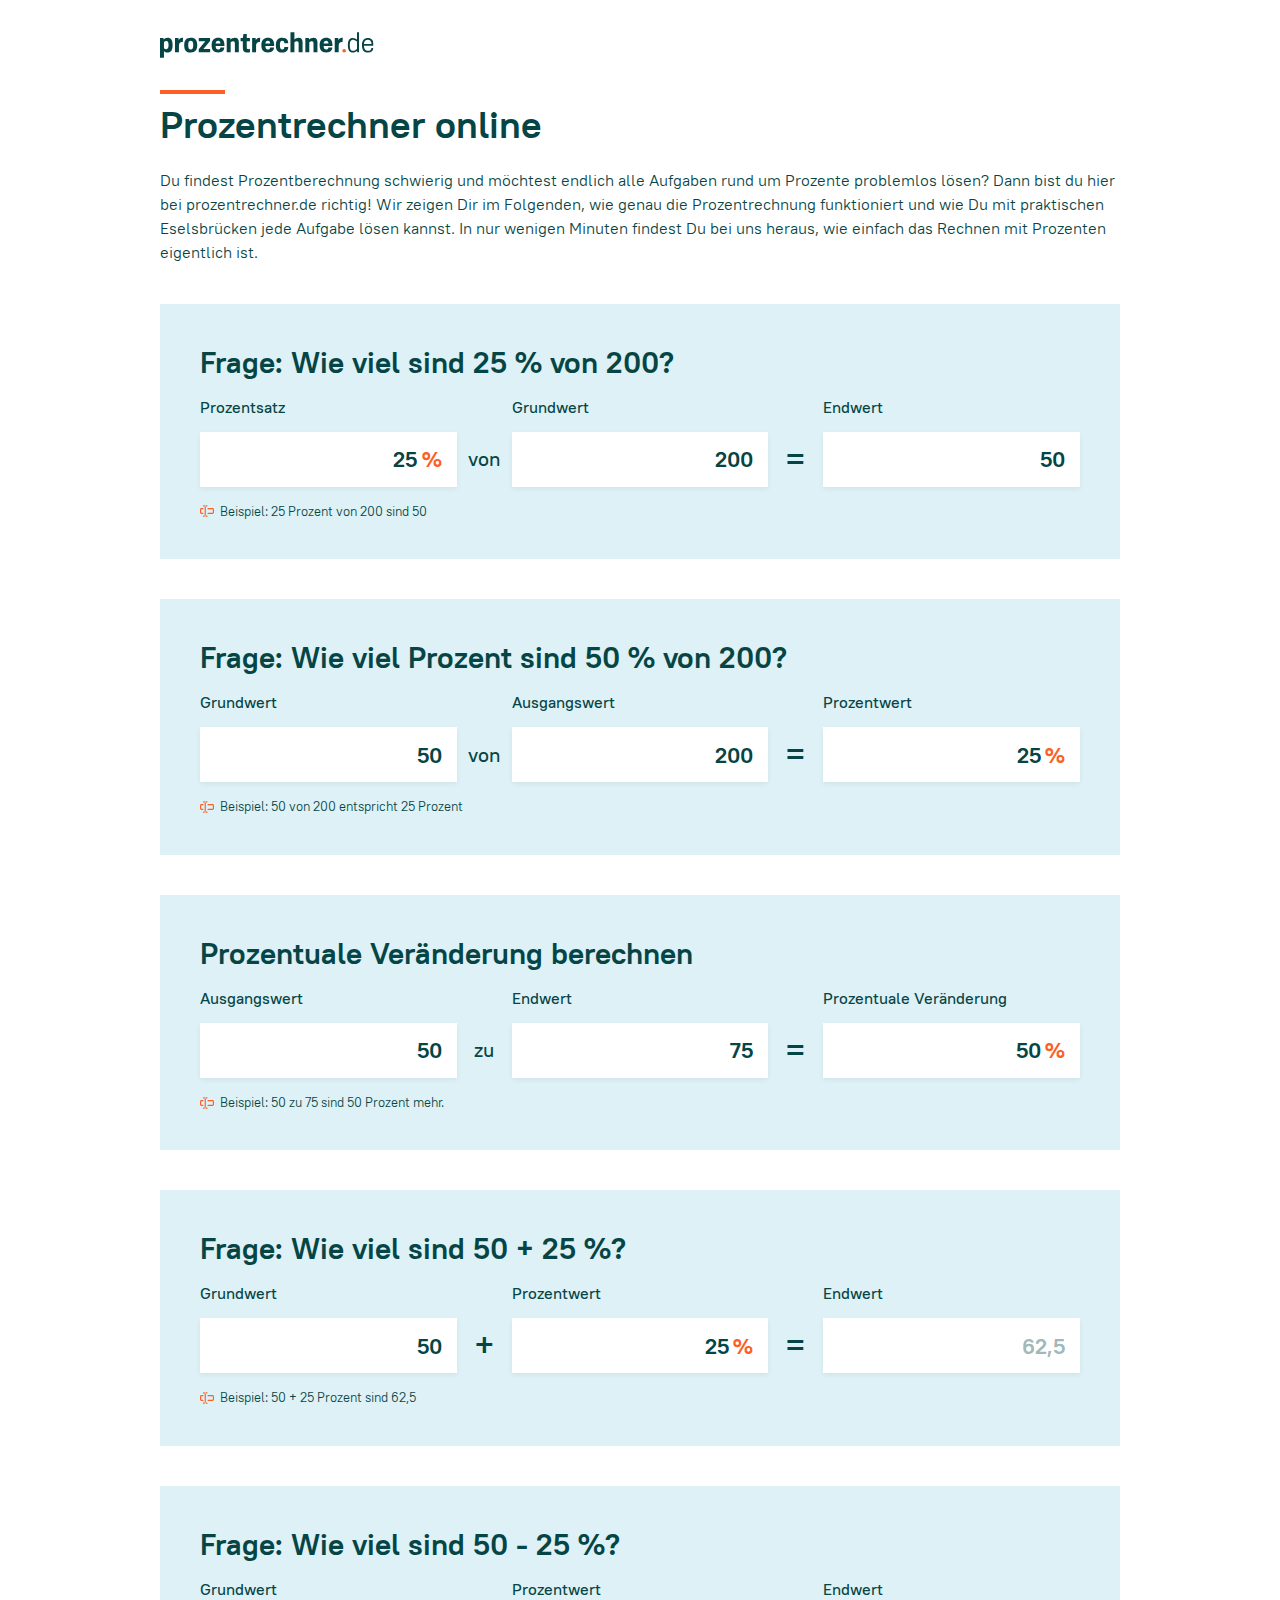
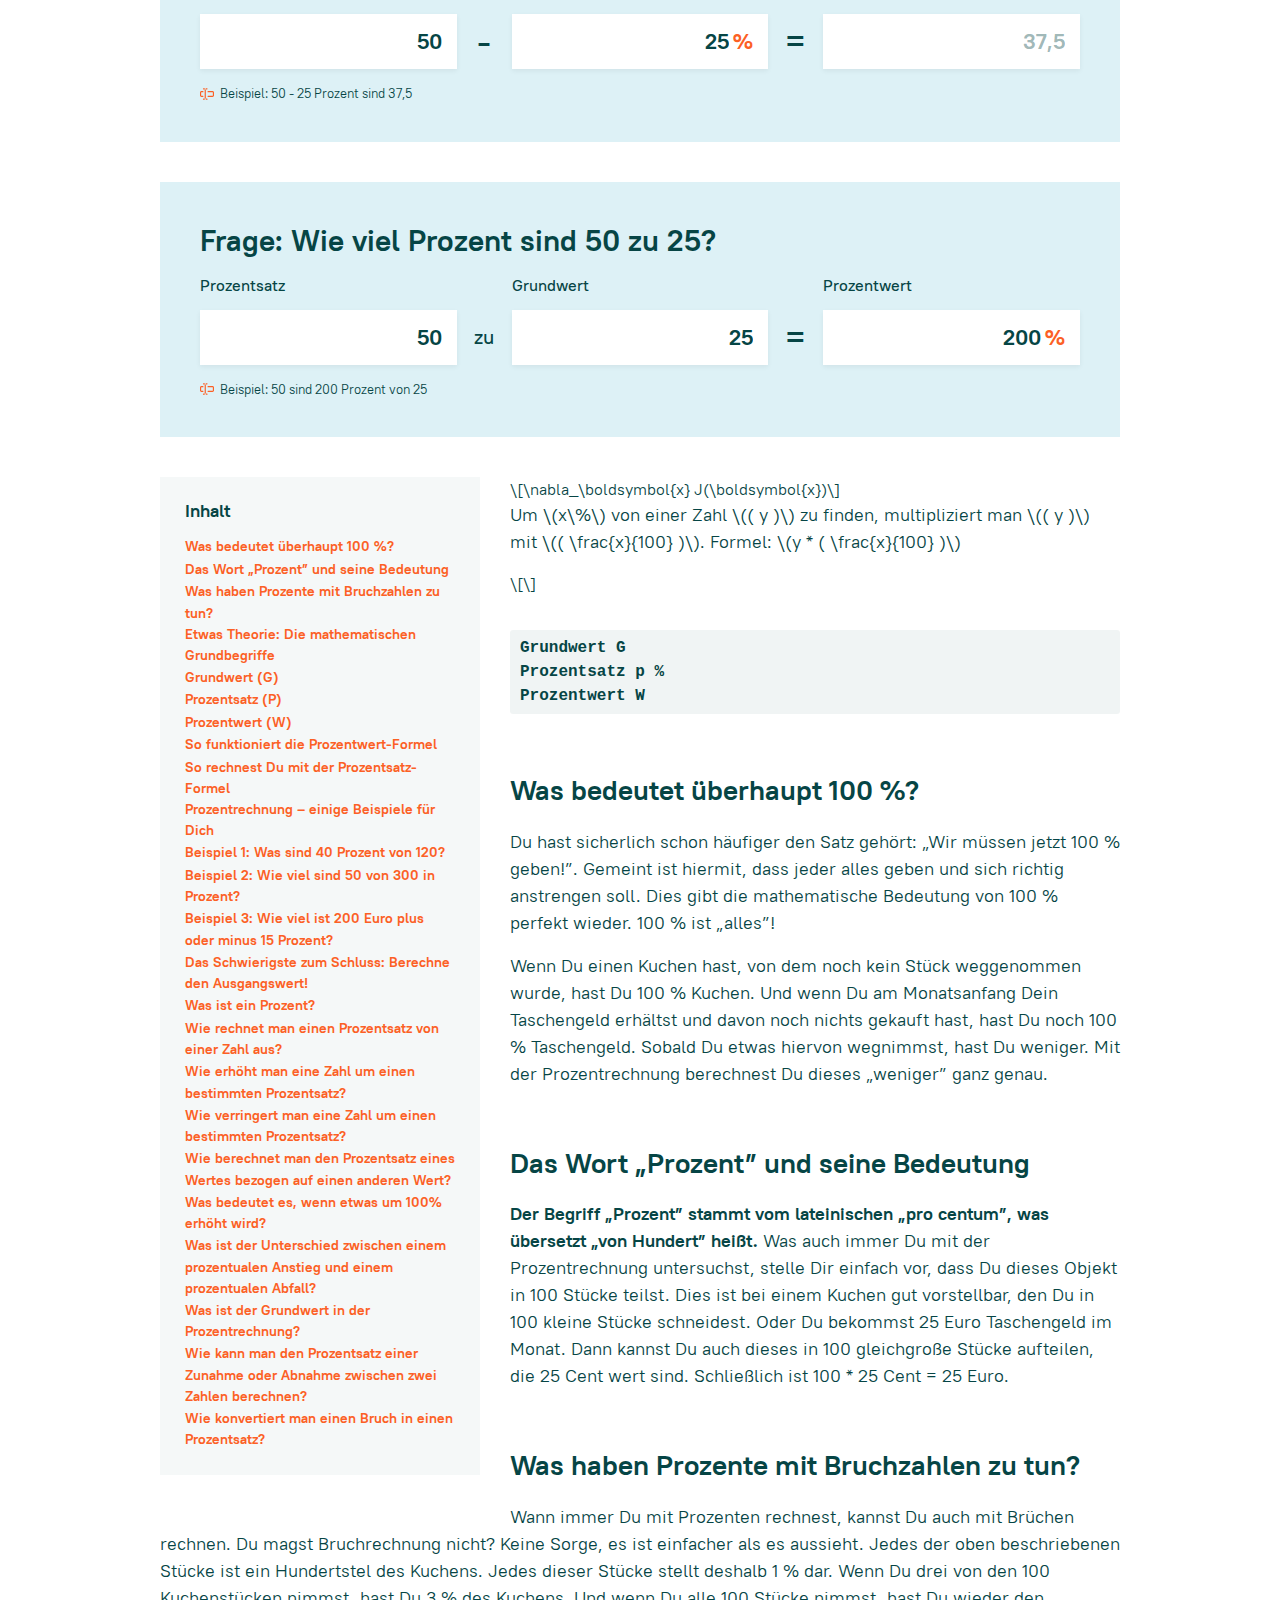
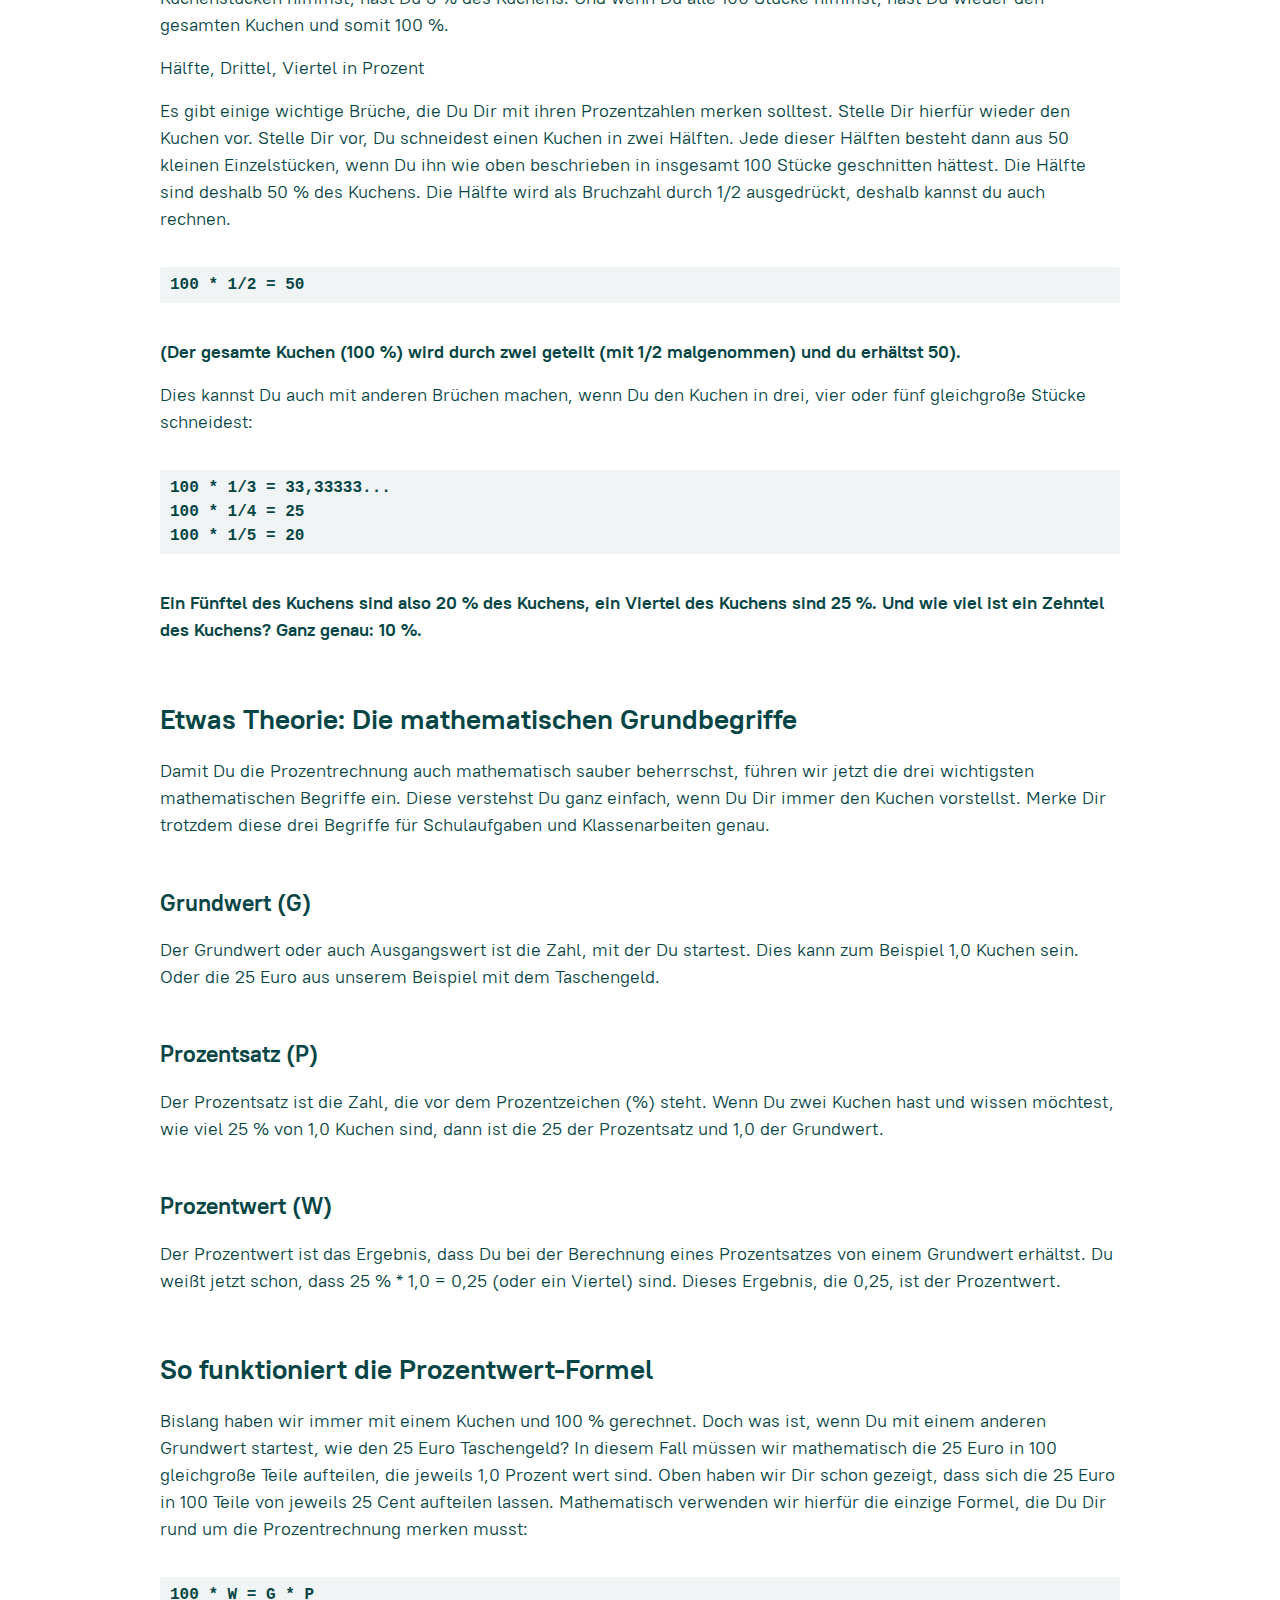
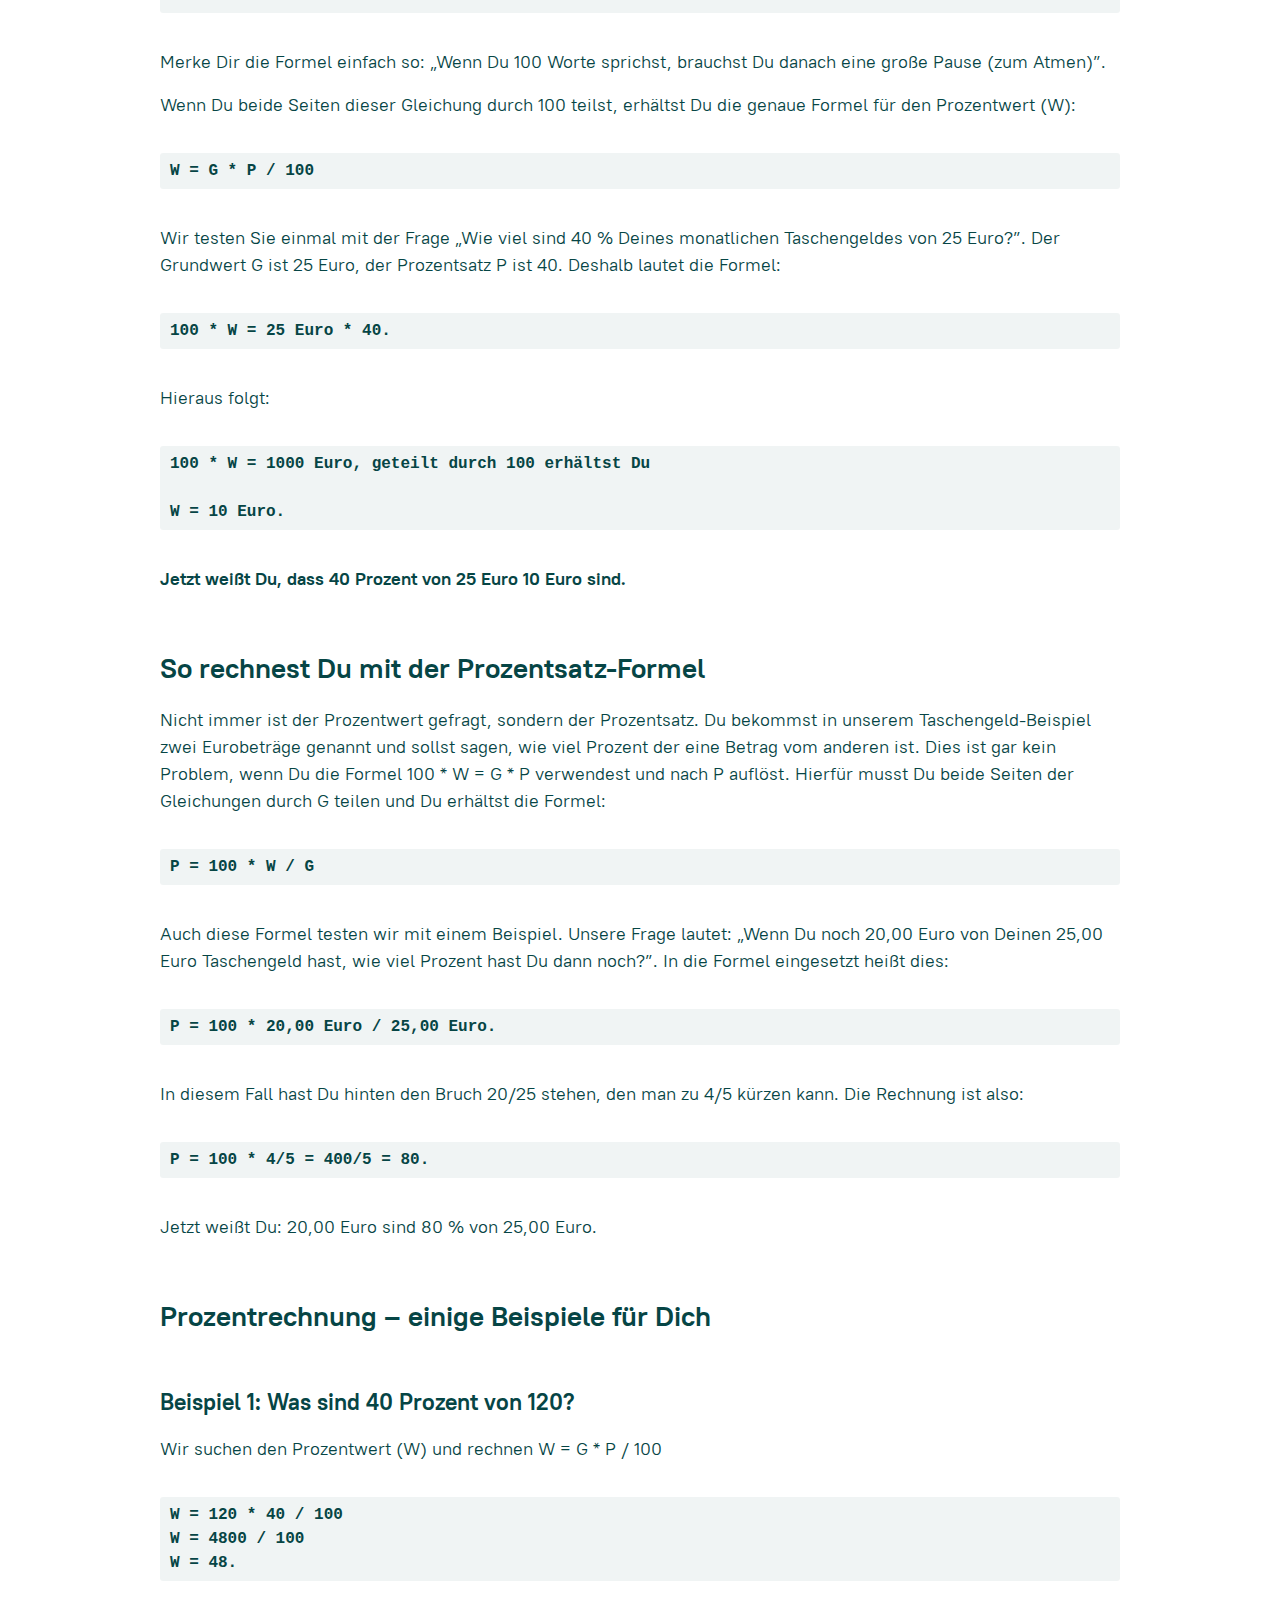
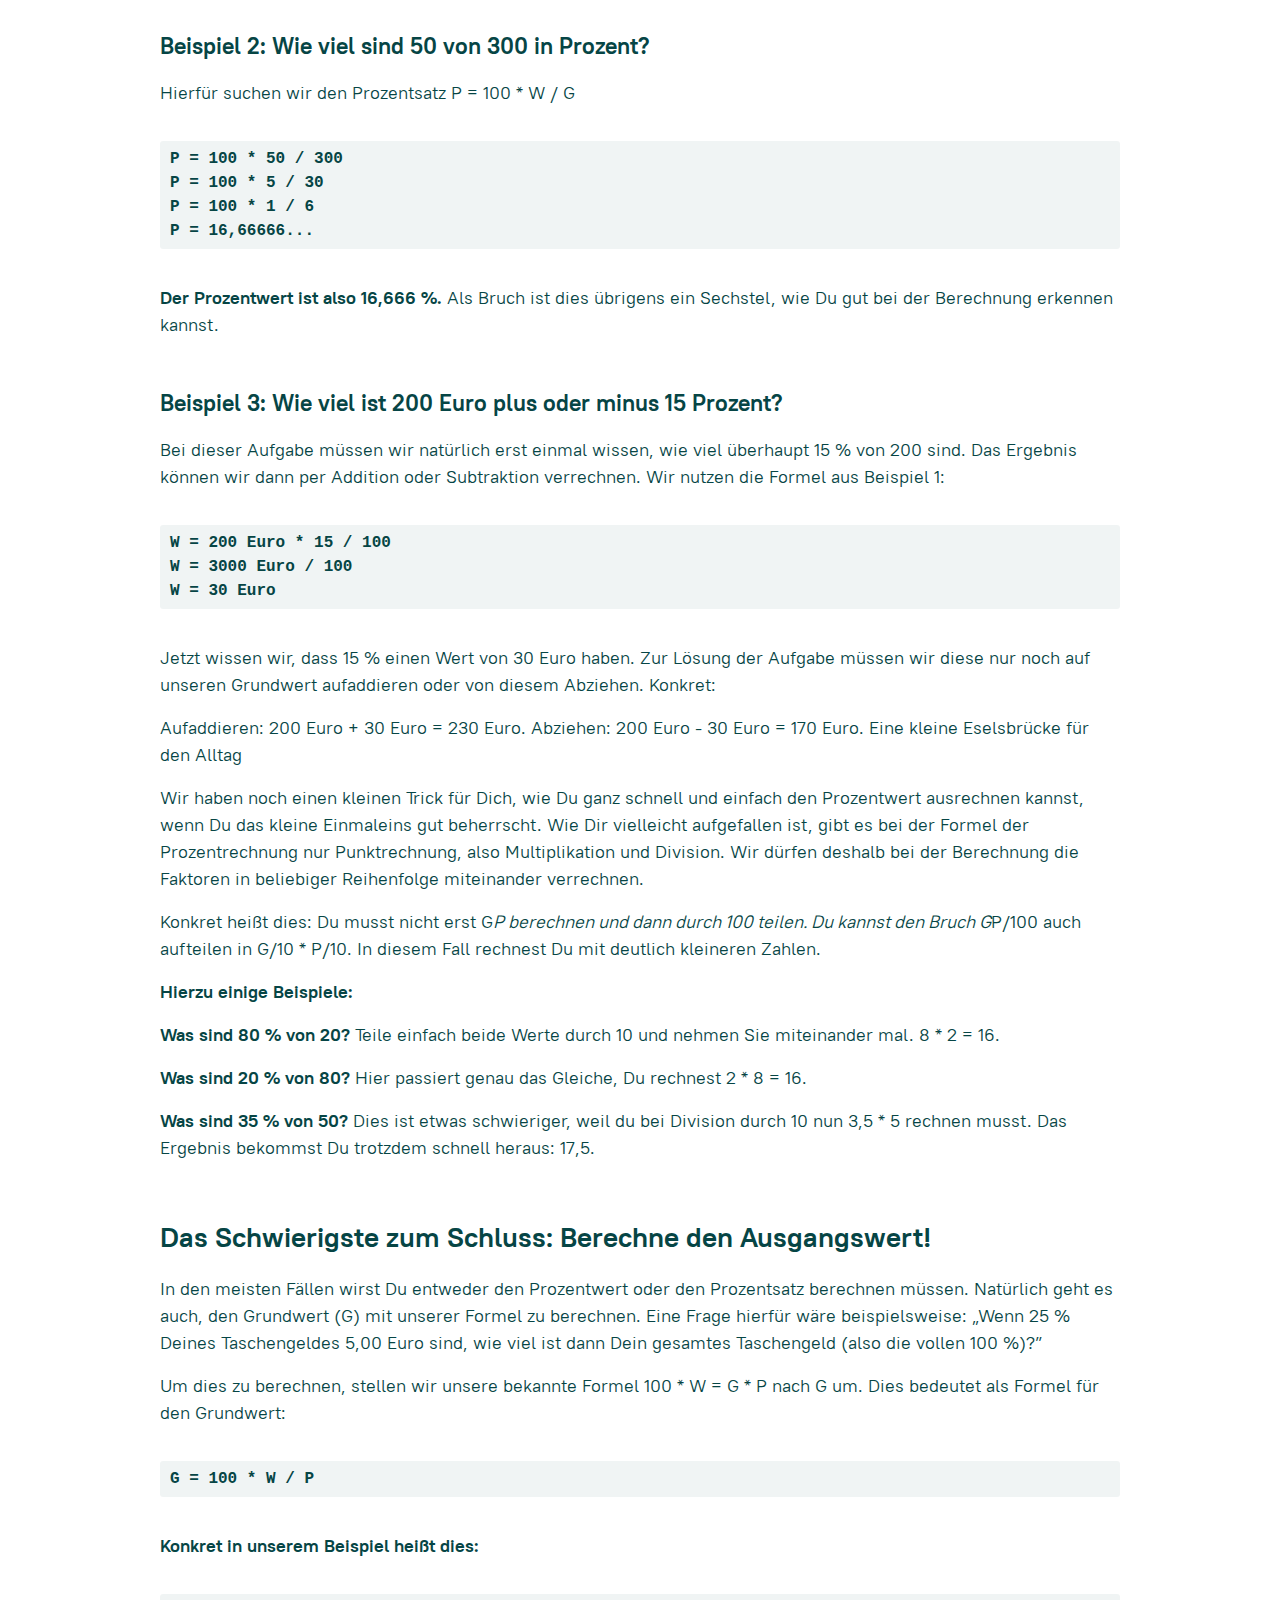
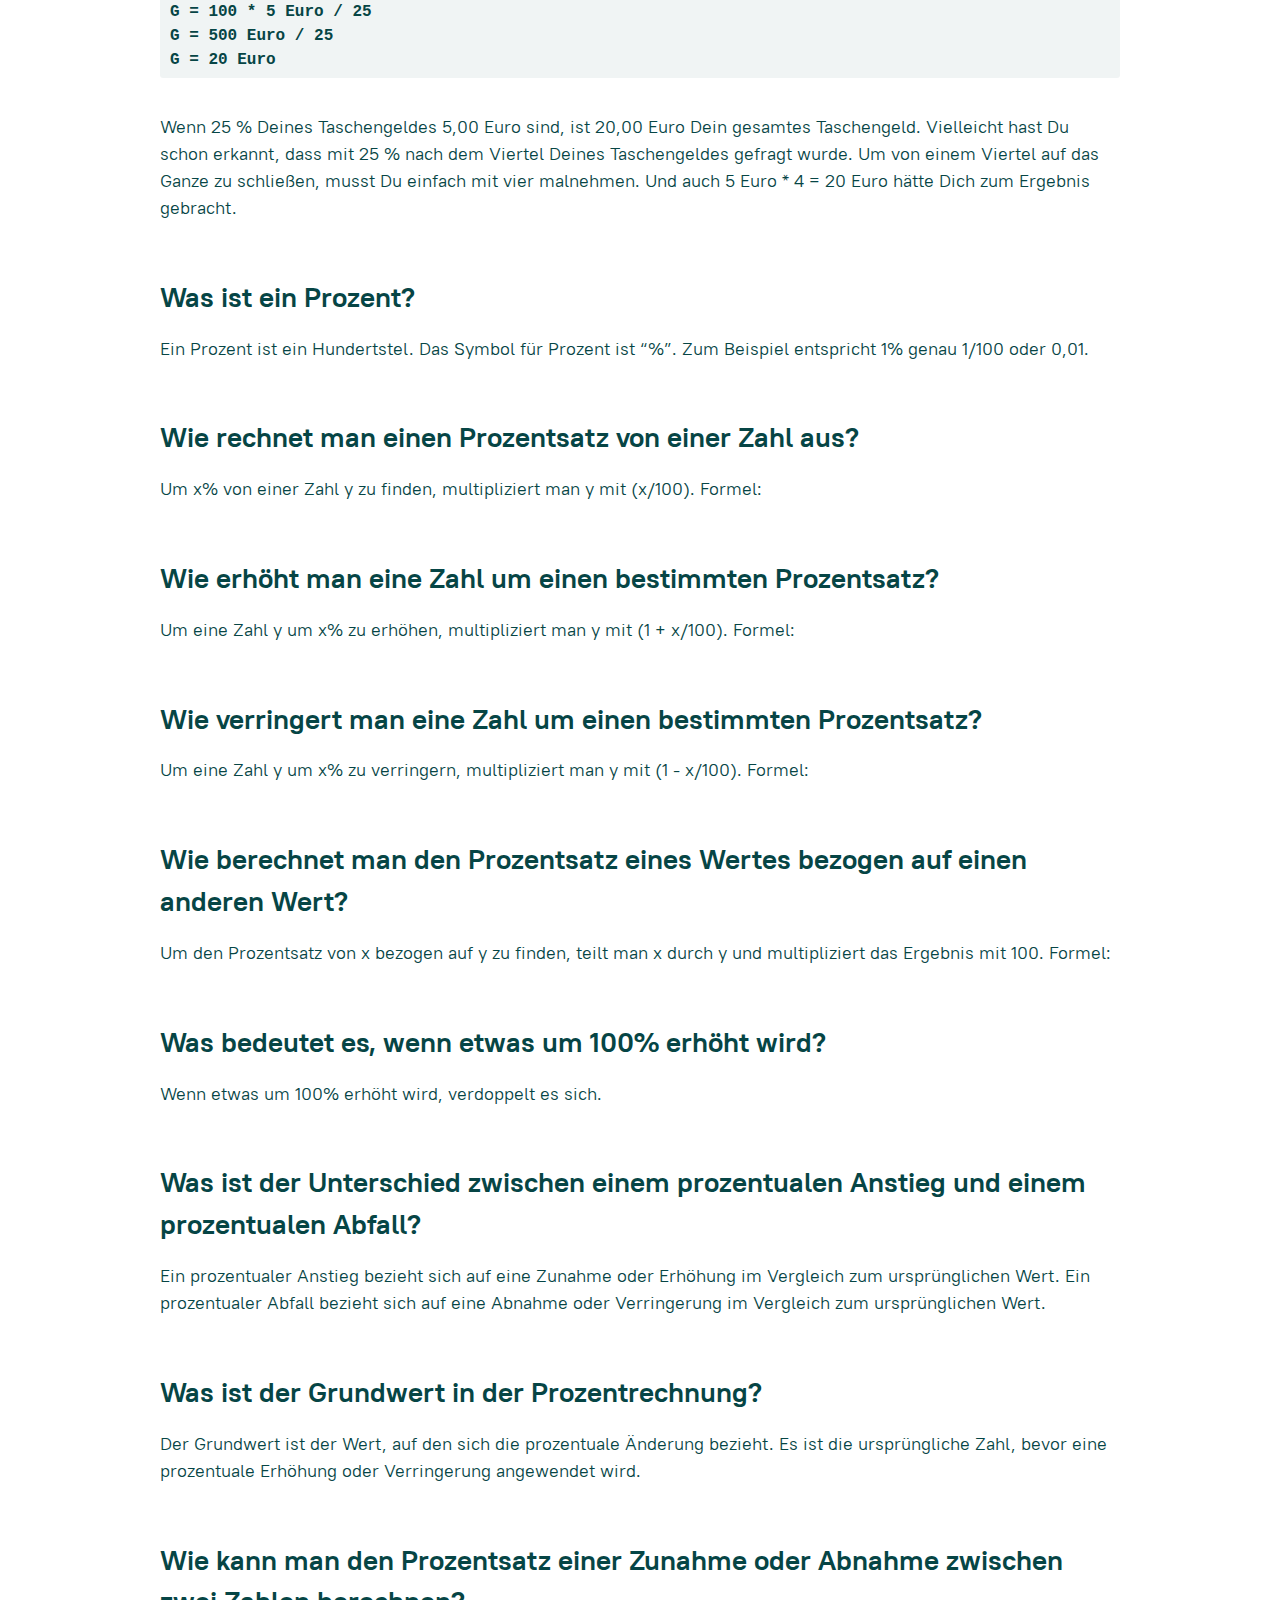
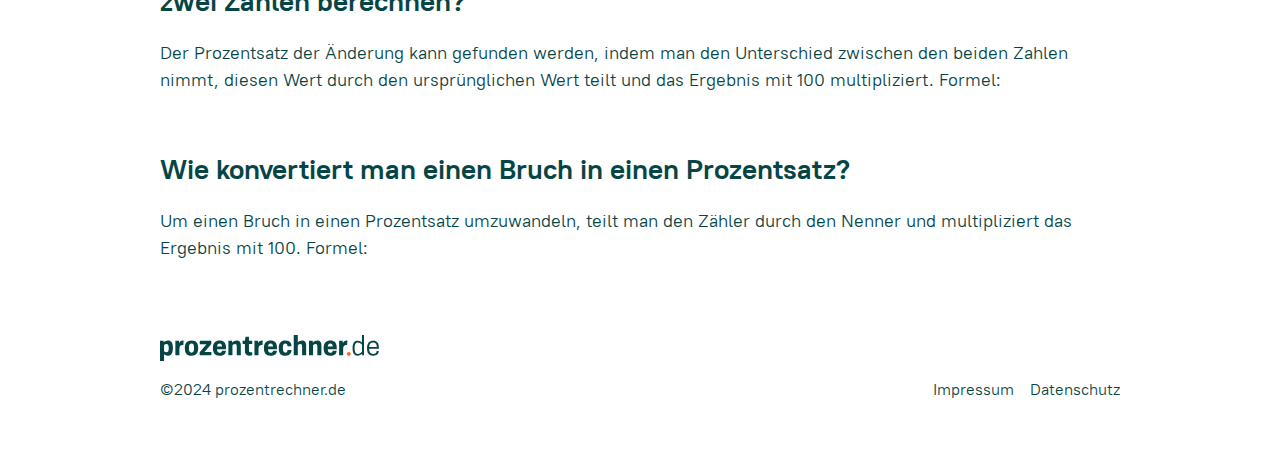
<file: index.html>
<!DOCTYPE html lang="de-DE">

<html lang="de-DE">

<head>

    <meta charset="utf-8">
    <meta name="viewport" content="width=device-width,minimum-scale=1,initial-scale=1">
    <meta http-equiv="X-UA-Compatible" content="IE=edge">

    

    



    <title>Prozentrechner - Online Prozentrechnung: So einfach geht es</title>
    <meta name="description" content="Prozentrechner ✓ Alle Prozentberechnungen mit ✓ Formeln, ✓ Erklärungen & √ Rechner. Einfacher und verständlicher geht es nicht.">

    <link rel="alternate" type="application/rss+xml" title="prozentrechner.de" href="/feed.xml" />

    <link rel="apple-touch-icon" sizes="180x180" href="/assets/images/apple-touch-icon.png">
    <link rel="icon" type="image/png" sizes="32x32" href="/assets/images/favicon-32x32.png">
    <link rel="icon" type="image/png" sizes="16x16" href="/assets/images/favicon-16x16.png">
    <link rel="manifest" href="/assets/images/site.webmanifest">
    <link rel="mask-icon" href="/assets/images/safari-pinned-tab.svg" color="#5bbad5">
    <link rel="shortcut icon" href="/assets/images/favicon.ico">
    <meta name="msapplication-TileColor" content="#da532c">
    <meta name="msapplication-config" content="/assets/images/browserconfig.xml">
    <meta name="theme-color" content="#ffffff">

<!--    <script src="https://cdn.mathjax.org/mathjax/latest/MathJax.js?config=TeX-AMS-MML_HTMLorMML" type="text/javascript"></script>-->


    <meta name="robots" content="index, follow"/>

    <meta property="og:locale" content="de-DE" />
    <meta property="og:type" content="website" />
    <meta property="og:title" content="Prozentrechner - Online Prozentrechnung: So einfach geht es" />
    
    <meta property="og:url" content="prozentrechner.de" />
    <meta property="og:site_name" content="prozentrechner.de" />



    <meta name="twitter:card" content="summary" />
    <meta name="twitter:title" content="Prozentrechner - Online Prozentrechnung: So einfach geht es" />
    

    <link rel="canonical" href="https://www.prozentrechner.de/">



    <link rel="alternate" hreflang="x-default" href="https://www.prozentrechner.de"/>
    <link rel="alternate" hreflang="de-DE" href="https://www.prozentrechner.de"/>
    <link rel="alternate" hreflang="de-AT" href="https://www.prozentrechner.at"/>



    <script type="application/ld+json">
            {
                "@context":"http://schema.org",
                "@type":"NewsArticle",
                "mainEntityOfPage":{
                "@type":"WebPage",
                "@id":"https://www.prozentrechner.de/"
                },
                "headline":"Prozentrechner - Prozentrechnung: So einfach geht es",
                "image":{
                "@type":"ImageObject",
                "url":"https://www.prozentrechner.de/assets/images/logo.png",
                "width":295,
                "height":53
                },
                "datePublished":"",
                "dateModified":"",
                "author":{
                "@type":"Person",
                "name":"qmedia GmbH"
                },
                "publisher":{
                "@type":"Organization",
                "name":"qmedia GmbH",
                "logo":{
                    "@type":"ImageObject",
                    "url":"https://www.prozentrechner.de/assets/images/logo.png",
                    "width":295,
                    "height":53
                }
                },
                "description":""
            }
        </script>



    <link rel="stylesheet" href="/assets/styles/main.css">

</head>



<body class="c-Body" id="body">

<header class="c-Header" id="header">

    <div class="c-Header-container container">

        <a class="c-Header-logo c-Logo" href="/">

            <svg class="c-Logo-icon" viewBox="0 0 427 52"><use xlink:href="#IconLogoSite"/></svg>

        </a>

    </div>

</header>


<main class="c-Main" id="main">

    <div class="o-Band">

        <div class="o-Band-container container">

            
                <h1 class="o-Band-title o-Bar">Prozentrechner online</h1>
            



            
                <div class="o-Band-text">Du findest Prozentberechnung schwierig und möchtest endlich alle Aufgaben rund um Prozente problemlos lösen? Dann bist du hier bei prozentrechner.de richtig! Wir zeigen Dir im Folgenden, wie genau die Prozentrechnung funktioniert und wie Du mit praktischen Eselsbrücken jede Aufgabe lösen kannst. In nur wenigen Minuten findest Du bei uns heraus, wie einfach das Rechnen mit Prozenten eigentlich ist.</div>
            

        </div>

    </div>






    

        <div class="c-Calcs o-Band t-Flush">

            <div class="o-Band-container container">

                

<form class="c-Calc o-Box o-Form jsCalc" data-calc="f1">

    <div class="c-Calc-title jsCalcTitle">Frage: Wie viel sind <span class="f">25</span> % von <span class="s">200</span>?</div>



    <div class="c-Calc-fields">

        

            

                

                <div class="c-Calc-field">

                    

                        <label class="c-Calc-label" for="calcInput45348">
                            <span class="e-Text">Prozentsatz</span>
                        </label>

                    

                    <label class="c-Calc-input o-FormText">

                        <div class="o-FormText-wrapper">
                            <input class="o-FormText-input o-FormText-input--height jsCalcInputOperand" id="calcInput45348" value="25" placeholder="25" type="number">
                        </div>

                        
                            <div class="o-FormText-label o-FormText-label--tight t-ColorOrange">%</div>
                        

                    </label>

                </div>

            

        

            

                

                    

                    

                    <div class="c-Calc-operator t-DN t-DF@lg">von</div>

                

            

        

            

                

                <div class="c-Calc-field">

                    

                        <label class="c-Calc-label" for="calcInput691406">
                            <span class="e-Text">Grundwert</span>
                        </label>

                    

                    <label class="c-Calc-input o-FormText">

                        <div class="o-FormText-wrapper">
                            <input class="o-FormText-input o-FormText-input--height jsCalcInputOperand" id="calcInput691406" value="200" placeholder="200" type="number">
                        </div>

                        

                    </label>

                </div>

            

        

            

                

                    

                    

                    <div class="c-Calc-operator c-Calc-operator--lg t-DN t-DF@lg">=</div>

                

            

        

            

                

                <div class="c-Calc-field">

                    

                        <label class="c-Calc-label" for="calcInput470679">
                            <span class="e-Text">Endwert</span>
                        </label>

                    

                    <label class="c-Calc-input o-FormText">

                        <div class="o-FormText-wrapper">
                            <input class="o-FormText-input o-FormText-input--height jsCalcInputResult" id="calcInput470679" value="50" placeholder="50" type="number" readonly>
                        </div>

                        

                    </label>

                </div>

            

        

    </div>



    

        <div class="c-Calc-caption">

            <svg class="e-Icon" width="14" height="12"><use xlink:href="#IconInputHint"/></svg>

            <div class="e-Text">Beispiel: 25 Prozent von 200 sind 50</div>

        </div>

    

</form>


            </div>

        </div>

    

        <div class="c-Calcs o-Band t-Flush">

            <div class="o-Band-container container">

                

<form class="c-Calc o-Box o-Form jsCalc" data-calc="f2">

    <div class="c-Calc-title jsCalcTitle">Frage: Wie viel Prozent sind <span class="f">50</span> % von <span class="s">200</span>?</div>



    <div class="c-Calc-fields">

        

            

                

                <div class="c-Calc-field">

                    

                        <label class="c-Calc-label" for="calcInput770383">
                            <span class="e-Text">Grundwert</span>
                        </label>

                    

                    <label class="c-Calc-input o-FormText">

                        <div class="o-FormText-wrapper">
                            <input class="o-FormText-input o-FormText-input--height jsCalcInputOperand" id="calcInput770383" value="50" placeholder="50" type="number">
                        </div>

                        

                    </label>

                </div>

            

        

            

                

                    

                    

                    <div class="c-Calc-operator t-DN t-DF@lg">von</div>

                

            

        

            

                

                <div class="c-Calc-field">

                    

                        <label class="c-Calc-label" for="calcInput704349">
                            <span class="e-Text">Ausgangswert</span>
                        </label>

                    

                    <label class="c-Calc-input o-FormText">

                        <div class="o-FormText-wrapper">
                            <input class="o-FormText-input o-FormText-input--height jsCalcInputOperand" id="calcInput704349" value="200" placeholder="200" type="number">
                        </div>

                        

                    </label>

                </div>

            

        

            

                

                    

                    

                    <div class="c-Calc-operator c-Calc-operator--lg t-DN t-DF@lg">=</div>

                

            

        

            

                

                <div class="c-Calc-field">

                    

                        <label class="c-Calc-label" for="calcInput573051">
                            <span class="e-Text">Prozentwert</span>
                        </label>

                    

                    <label class="c-Calc-input o-FormText">

                        <div class="o-FormText-wrapper">
                            <input class="o-FormText-input o-FormText-input--height jsCalcInputResult" id="calcInput573051" value="25" placeholder="25" type="number" readonly>
                        </div>

                        
                            <div class="o-FormText-label o-FormText-label--tight t-ColorOrange">%</div>
                        

                    </label>

                </div>

            

        

    </div>



    

        <div class="c-Calc-caption">

            <svg class="e-Icon" width="14" height="12"><use xlink:href="#IconInputHint"/></svg>

            <div class="e-Text">Beispiel: 50 von 200 entspricht 25 Prozent</div>

        </div>

    

</form>


            </div>

        </div>

    

        <div class="c-Calcs o-Band t-Flush">

            <div class="o-Band-container container">

                

<form class="c-Calc o-Box o-Form jsCalc" data-calc="f3">

    <div class="c-Calc-title jsCalcTitle">Prozentuale Veränderung berechnen</div>



    <div class="c-Calc-fields">

        

            

                

                <div class="c-Calc-field">

                    

                        <label class="c-Calc-label" for="calcInput461184">
                            <span class="e-Text">Ausgangswert</span>
                        </label>

                    

                    <label class="c-Calc-input o-FormText">

                        <div class="o-FormText-wrapper">
                            <input class="o-FormText-input o-FormText-input--height jsCalcInputOperand" id="calcInput461184" value="50" placeholder="50" type="number">
                        </div>

                        

                    </label>

                </div>

            

        

            

                

                    

                    

                    <div class="c-Calc-operator t-DN t-DF@lg">zu</div>

                

            

        

            

                

                <div class="c-Calc-field">

                    

                        <label class="c-Calc-label" for="calcInput936328">
                            <span class="e-Text">Endwert</span>
                        </label>

                    

                    <label class="c-Calc-input o-FormText">

                        <div class="o-FormText-wrapper">
                            <input class="o-FormText-input o-FormText-input--height jsCalcInputOperand" id="calcInput936328" value="75" placeholder="75" type="number">
                        </div>

                        

                    </label>

                </div>

            

        

            

                

                    

                    

                    <div class="c-Calc-operator c-Calc-operator--lg t-DN t-DF@lg">=</div>

                

            

        

            

                

                <div class="c-Calc-field">

                    

                        <label class="c-Calc-label" for="calcInput765680">
                            <span class="e-Text">Prozentuale Veränderung</span>
                        </label>

                    

                    <label class="c-Calc-input o-FormText">

                        <div class="o-FormText-wrapper">
                            <input class="o-FormText-input o-FormText-input--height jsCalcInputResult" id="calcInput765680" value="50" placeholder="50" type="number" readonly>
                        </div>

                        
                            <div class="o-FormText-label o-FormText-label--tight t-ColorOrange">%</div>
                        

                    </label>

                </div>

            

        

    </div>



    

        <div class="c-Calc-caption">

            <svg class="e-Icon" width="14" height="12"><use xlink:href="#IconInputHint"/></svg>

            <div class="e-Text">Beispiel: 50 zu 75 sind 50 Prozent mehr.</div>

        </div>

    

</form>


            </div>

        </div>

    

        <div class="c-Calcs o-Band t-Flush">

            <div class="o-Band-container container">

                

<form class="c-Calc o-Box o-Form jsCalc" data-calc="f4">

    <div class="c-Calc-title jsCalcTitle">Frage: Wie viel sind <span class="f">50</span> + <span class="s">25</span> %?</div>



    <div class="c-Calc-fields">

        

            

                

                <div class="c-Calc-field">

                    

                        <label class="c-Calc-label" for="calcInput152259">
                            <span class="e-Text">Grundwert</span>
                        </label>

                    

                    <label class="c-Calc-input o-FormText">

                        <div class="o-FormText-wrapper">
                            <input class="o-FormText-input o-FormText-input--height jsCalcInputOperand" id="calcInput152259" value="50" placeholder="50" type="number">
                        </div>

                        

                    </label>

                </div>

            

        

            

                

                    

                    

                    <div class="c-Calc-operator c-Calc-operator--lg t-DN t-DF@lg">+</div>

                

            

        

            

                

                <div class="c-Calc-field">

                    

                        <label class="c-Calc-label" for="calcInput616496">
                            <span class="e-Text">Prozentwert</span>
                        </label>

                    

                    <label class="c-Calc-input o-FormText">

                        <div class="o-FormText-wrapper">
                            <input class="o-FormText-input o-FormText-input--height jsCalcInputOperand" id="calcInput616496" value="25" placeholder="25" type="number">
                        </div>

                        
                            <div class="o-FormText-label o-FormText-label--tight t-ColorOrange">%</div>
                        

                    </label>

                </div>

            

        

            

                

                    

                    

                    <div class="c-Calc-operator c-Calc-operator--lg t-DN t-DF@lg">=</div>

                

            

        

            

                

                <div class="c-Calc-field">

                    

                        <label class="c-Calc-label" for="calcInput238105">
                            <span class="e-Text">Endwert</span>
                        </label>

                    

                    <label class="c-Calc-input o-FormText">

                        <div class="o-FormText-wrapper">
                            <input class="o-FormText-input o-FormText-input--height jsCalcInputResult" id="calcInput238105" value="62,5" placeholder="62,5" type="number" readonly>
                        </div>

                        

                    </label>

                </div>

            

        

    </div>



    

        <div class="c-Calc-caption">

            <svg class="e-Icon" width="14" height="12"><use xlink:href="#IconInputHint"/></svg>

            <div class="e-Text">Beispiel: 50 + 25 Prozent sind 62,5</div>

        </div>

    

</form>


            </div>

        </div>

    

        <div class="c-Calcs o-Band t-Flush">

            <div class="o-Band-container container">

                

<form class="c-Calc o-Box o-Form jsCalc" data-calc="f5">

    <div class="c-Calc-title jsCalcTitle">Frage: Wie viel sind <span class="f">50</span> - <span class="s">25</span> %?</div>



    <div class="c-Calc-fields">

        

            

                

                <div class="c-Calc-field">

                    

                        <label class="c-Calc-label" for="calcInput874461">
                            <span class="e-Text">Grundwert</span>
                        </label>

                    

                    <label class="c-Calc-input o-FormText">

                        <div class="o-FormText-wrapper">
                            <input class="o-FormText-input o-FormText-input--height jsCalcInputOperand" id="calcInput874461" value="50" placeholder="50" type="number">
                        </div>

                        

                    </label>

                </div>

            

        

            

                

                    

                    

                    <div class="c-Calc-operator c-Calc-operator--lg t-DN t-DF@lg">-</div>

                

            

        

            

                

                <div class="c-Calc-field">

                    

                        <label class="c-Calc-label" for="calcInput791086">
                            <span class="e-Text">Prozentwert</span>
                        </label>

                    

                    <label class="c-Calc-input o-FormText">

                        <div class="o-FormText-wrapper">
                            <input class="o-FormText-input o-FormText-input--height jsCalcInputOperand" id="calcInput791086" value="25" placeholder="25" type="number">
                        </div>

                        
                            <div class="o-FormText-label o-FormText-label--tight t-ColorOrange">%</div>
                        

                    </label>

                </div>

            

        

            

                

                    

                    

                    <div class="c-Calc-operator c-Calc-operator--lg t-DN t-DF@lg">=</div>

                

            

        

            

                

                <div class="c-Calc-field">

                    

                        <label class="c-Calc-label" for="calcInput755701">
                            <span class="e-Text">Endwert</span>
                        </label>

                    

                    <label class="c-Calc-input o-FormText">

                        <div class="o-FormText-wrapper">
                            <input class="o-FormText-input o-FormText-input--height jsCalcInputResult" id="calcInput755701" value="37,5" placeholder="37,5" type="number" readonly>
                        </div>

                        

                    </label>

                </div>

            

        

    </div>



    

        <div class="c-Calc-caption">

            <svg class="e-Icon" width="14" height="12"><use xlink:href="#IconInputHint"/></svg>

            <div class="e-Text">Beispiel: 50 - 25 Prozent sind 37,5</div>

        </div>

    

</form>


            </div>

        </div>

    

        <div class="c-Calcs o-Band t-Flush">

            <div class="o-Band-container container">

                

<form class="c-Calc o-Box o-Form jsCalc" data-calc="f6">

    <div class="c-Calc-title jsCalcTitle">Frage: Wie viel Prozent sind <span class="f">50</span> zu <span class="s">25</span>?</div>



    <div class="c-Calc-fields">

        

            

                

                <div class="c-Calc-field">

                    

                        <label class="c-Calc-label" for="calcInput592870">
                            <span class="e-Text">Prozentsatz</span>
                        </label>

                    

                    <label class="c-Calc-input o-FormText">

                        <div class="o-FormText-wrapper">
                            <input class="o-FormText-input o-FormText-input--height jsCalcInputOperand" id="calcInput592870" value="50" placeholder="50" type="number">
                        </div>

                        

                    </label>

                </div>

            

        

            

                

                    

                    

                    <div class="c-Calc-operator t-DN t-DF@lg">zu</div>

                

            

        

            

                

                <div class="c-Calc-field">

                    

                        <label class="c-Calc-label" for="calcInput693535">
                            <span class="e-Text">Grundwert</span>
                        </label>

                    

                    <label class="c-Calc-input o-FormText">

                        <div class="o-FormText-wrapper">
                            <input class="o-FormText-input o-FormText-input--height jsCalcInputOperand" id="calcInput693535" value="25" placeholder="25" type="number">
                        </div>

                        

                    </label>

                </div>

            

        

            

                

                    

                    

                    <div class="c-Calc-operator c-Calc-operator--lg t-DN t-DF@lg">=</div>

                

            

        

            

                

                <div class="c-Calc-field">

                    

                        <label class="c-Calc-label" for="calcInput891690">
                            <span class="e-Text">Prozentwert</span>
                        </label>

                    

                    <label class="c-Calc-input o-FormText">

                        <div class="o-FormText-wrapper">
                            <input class="o-FormText-input o-FormText-input--height jsCalcInputResult" id="calcInput891690" value="200" placeholder="200" type="number" readonly>
                        </div>

                        
                            <div class="o-FormText-label o-FormText-label--tight t-ColorOrange">%</div>
                        

                    </label>

                </div>

            

        

    </div>



    

        <div class="c-Calc-caption">

            <svg class="e-Icon" width="14" height="12"><use xlink:href="#IconInputHint"/></svg>

            <div class="e-Text">Beispiel: 50 sind 200 Prozent von 25</div>

        </div>

    

</form>


            </div>

        </div>

    






    <div class="o-Band">

        <div class="o-Band-container container">

            <article class="c-Article">

                <div class="c-Article-float">

                    <div class="c-TOC o-Box">

                        <div class="c-TOC-heading">Inhalt</div>



                        <ul class="c-TOC-list">
  <li><a href="#was-bedeutet-überhaupt-100-">Was bedeutet überhaupt 100 %?</a></li>
  <li><a href="#das-wort-prozent-und-seine-bedeutung">Das Wort „Prozent” und seine Bedeutung</a></li>
  <li><a href="#was-haben-prozente-mit-bruchzahlen-zu-tun">Was haben Prozente mit Bruchzahlen zu tun?</a></li>
  <li><a href="#etwas-theorie-die-mathematischen-grundbegriffe">Etwas Theorie: Die mathematischen Grundbegriffe</a>
    <ul>
      <li><a href="#grundwert-g">Grundwert (G)</a></li>
      <li><a href="#prozentsatz-p">Prozentsatz (P)</a></li>
      <li><a href="#prozentwert-w">Prozentwert (W)</a></li>
    </ul>
  </li>
  <li><a href="#so-funktioniert-die-prozentwert-formel">So funktioniert die Prozentwert-Formel</a></li>
  <li><a href="#so-rechnest-du-mit-der-prozentsatz-formel">So rechnest Du mit der Prozentsatz-Formel</a></li>
  <li><a href="#prozentrechnung--einige-beispiele-für-dich">Prozentrechnung – einige Beispiele für Dich</a>
    <ul>
      <li><a href="#beispiel-1-was-sind-40-prozent-von-120">Beispiel 1: Was sind 40 Prozent von 120?</a></li>
      <li><a href="#beispiel-2-wie-viel-sind-50-von-300-in-prozent">Beispiel 2: Wie viel sind 50 von 300 in Prozent?</a></li>
      <li><a href="#beispiel-3-wie-viel-ist-200-euro-plus-oder-minus-15-prozent">Beispiel 3: Wie viel ist 200 Euro plus oder minus 15 Prozent?</a></li>
    </ul>
  </li>
  <li><a href="#das-schwierigste-zum-schluss-berechne-den-ausgangswert">Das Schwierigste zum Schluss: Berechne den Ausgangswert!</a></li>
  <li><a href="#was-ist-ein-prozent">Was ist ein Prozent?</a></li>
  <li><a href="#wie-rechnet-man-einen-prozentsatz-von-einer-zahl-aus">Wie rechnet man einen Prozentsatz von einer Zahl aus?</a></li>
  <li><a href="#wie-erhöht-man-eine-zahl-um-einen-bestimmten-prozentsatz">Wie erhöht man eine Zahl um einen bestimmten Prozentsatz?</a></li>
  <li><a href="#wie-verringert-man-eine-zahl-um-einen-bestimmten-prozentsatz">Wie verringert man eine Zahl um einen bestimmten Prozentsatz?</a></li>
  <li><a href="#wie-berechnet-man-den-prozentsatz-eines-wertes-bezogen-auf-einen-anderen-wert">Wie berechnet man den Prozentsatz eines Wertes bezogen auf einen anderen Wert?</a></li>
  <li><a href="#was-bedeutet-es-wenn-etwas-um-100-erhöht-wird">Was bedeutet es, wenn etwas um 100% erhöht wird?</a></li>
  <li><a href="#was-ist-der-unterschied-zwischen-einem-prozentualen-anstieg-und-einem-prozentualen-abfall">Was ist der Unterschied zwischen einem prozentualen Anstieg und einem prozentualen Abfall?</a></li>
  <li><a href="#was-ist-der-grundwert-in-der-prozentrechnung">Was ist der Grundwert in der Prozentrechnung?</a></li>
  <li><a href="#wie-kann-man-den-prozentsatz-einer-zunahme-oder-abnahme-zwischen-zwei-zahlen-berechnen">Wie kann man den Prozentsatz einer Zunahme oder Abnahme zwischen zwei Zahlen berechnen?</a></li>
  <li><a href="#wie-konvertiert-man-einen-bruch-in-einen-prozentsatz">Wie konvertiert man einen Bruch in einen Prozentsatz?</a></li>
</ul>


                    </div>

                </div>



                \[\nabla_\boldsymbol{x} J(\boldsymbol{x})\]

<p>Um \(x\%\) von einer Zahl \(( y )\) zu finden, multipliziert man \(( y )\) mit \(( \frac{x}{100} )\).
Formel: \(y * ( \frac{x}{100} )\)</p>

\[\]

<div class="language-plaintext highlighter-rouge"><div class="highlight"><pre class="highlight"><code>Grundwert G
Prozentsatz p %
Prozentwert W
</code></pre></div></div>

<h2 id="was-bedeutet-überhaupt-100-">Was bedeutet überhaupt 100 %?</h2>
<p>Du hast sicherlich schon häufiger den Satz gehört: „Wir müssen jetzt 100 % geben!”. Gemeint ist hiermit, dass jeder alles geben und sich richtig anstrengen soll. Dies gibt die mathematische Bedeutung von 100 % perfekt wieder. 100 % ist „alles”!</p>

<p>Wenn Du einen Kuchen hast, von dem noch kein Stück weggenommen wurde, hast Du 100 % Kuchen. Und wenn Du am Monatsanfang Dein Taschengeld erhältst und davon noch nichts gekauft hast, hast Du noch 100 % Taschengeld. Sobald Du etwas hiervon wegnimmst, hast Du weniger. Mit der Prozentrechnung berechnest Du dieses „weniger” ganz genau.</p>

<h2 id="das-wort-prozent-und-seine-bedeutung">Das Wort „Prozent” und seine Bedeutung</h2>
<p><strong>Der Begriff „Prozent” stammt vom lateinischen „pro centum”, was übersetzt „von Hundert” heißt.</strong> Was auch immer Du mit der Prozentrechnung untersuchst, stelle Dir einfach vor, dass Du dieses Objekt in 100 Stücke teilst. Dies ist bei einem Kuchen gut vorstellbar, den Du in 100 kleine Stücke schneidest. Oder Du bekommst 25 Euro Taschengeld im Monat. Dann kannst Du auch dieses in 100 gleichgroße Stücke aufteilen, die 25 Cent wert sind. Schließlich ist 100 * 25 Cent = 25 Euro.</p>

<h2 id="was-haben-prozente-mit-bruchzahlen-zu-tun">Was haben Prozente mit Bruchzahlen zu tun?</h2>

<p>Wann immer Du mit Prozenten rechnest, kannst Du auch mit Brüchen rechnen. Du magst Bruchrechnung nicht? Keine Sorge, es ist einfacher als es aussieht. Jedes der oben beschriebenen Stücke ist ein Hundertstel des Kuchens. Jedes dieser Stücke stellt deshalb 1 % dar. Wenn Du drei von den 100 Kuchenstücken nimmst, hast Du 3 % des Kuchens. Und wenn Du alle 100 Stücke nimmst, hast Du wieder den gesamten Kuchen und somit 100 %.</p>

<p>Hälfte, Drittel, Viertel in Prozent</p>

<p>Es gibt einige wichtige Brüche, die Du Dir mit ihren Prozentzahlen merken solltest. Stelle Dir hierfür wieder den Kuchen vor. Stelle Dir vor, Du schneidest einen Kuchen in zwei Hälften. Jede dieser Hälften besteht dann aus 50 kleinen Einzelstücken, wenn Du ihn wie oben beschrieben in insgesamt 100 Stücke geschnitten hättest. Die Hälfte sind deshalb 50 % des Kuchens. Die Hälfte wird als Bruchzahl durch 1/2 ausgedrückt, deshalb kannst du auch rechnen.</p>

<div class="language-plaintext highlighter-rouge"><div class="highlight"><pre class="highlight"><code>100 * 1/2 = 50
</code></pre></div></div>

<p><strong>(Der gesamte Kuchen (100 %) wird durch zwei geteilt (mit 1/2 malgenommen) und du erhältst 50).</strong></p>

<p>Dies kannst Du auch mit anderen Brüchen machen, wenn Du den Kuchen in drei, vier oder fünf gleichgroße Stücke schneidest:</p>

<div class="language-plaintext highlighter-rouge"><div class="highlight"><pre class="highlight"><code>100 * 1/3 = 33,33333...
100 * 1/4 = 25
100 * 1/5 = 20
</code></pre></div></div>
<p><strong>Ein Fünftel des Kuchens sind also 20 % des Kuchens, ein Viertel des Kuchens sind 25 %. Und wie viel ist ein Zehntel des Kuchens? Ganz genau: 10 %.</strong></p>

<h2 id="etwas-theorie-die-mathematischen-grundbegriffe">Etwas Theorie: Die mathematischen Grundbegriffe</h2>
<p>Damit Du die Prozentrechnung auch mathematisch sauber beherrschst, führen wir jetzt die drei wichtigsten mathematischen Begriffe ein. Diese verstehst Du ganz einfach, wenn Du Dir immer den Kuchen vorstellst. Merke Dir trotzdem diese drei Begriffe für Schulaufgaben und Klassenarbeiten genau.</p>

<h3 id="grundwert-g">Grundwert (G)</h3>

<p>Der Grundwert oder auch Ausgangswert ist die Zahl, mit der Du startest. Dies kann zum Beispiel 1,0 Kuchen sein. Oder die 25 Euro aus unserem Beispiel mit dem Taschengeld.</p>

<h3 id="prozentsatz-p">Prozentsatz (P)</h3>

<p>Der Prozentsatz ist die Zahl, die vor dem Prozentzeichen (%) steht. Wenn Du zwei Kuchen hast und wissen möchtest, wie viel 25 % von 1,0 Kuchen sind, dann ist die 25 der Prozentsatz und 1,0 der Grundwert.</p>

<h3 id="prozentwert-w">Prozentwert (W)</h3>

<p>Der Prozentwert ist das Ergebnis, dass Du bei der Berechnung eines Prozentsatzes von einem Grundwert erhältst. Du weißt jetzt schon, dass 25 % * 1,0 = 0,25 (oder ein Viertel) sind. Dieses Ergebnis, die 0,25, ist der Prozentwert.</p>

<h2 id="so-funktioniert-die-prozentwert-formel">So funktioniert die Prozentwert-Formel</h2>

<p>Bislang haben wir immer mit einem Kuchen und 100 % gerechnet. Doch was ist, wenn Du mit einem anderen Grundwert startest, wie den 25 Euro Taschengeld? In diesem Fall müssen wir mathematisch die 25 Euro in 100 gleichgroße Teile aufteilen, die jeweils 1,0 Prozent wert sind. Oben haben wir Dir schon gezeigt, dass sich die 25 Euro in 100 Teile von jeweils 25 Cent aufteilen lassen. Mathematisch verwenden wir hierfür die einzige Formel, die Du Dir rund um die Prozentrechnung merken musst:</p>

<div class="language-plaintext highlighter-rouge"><div class="highlight"><pre class="highlight"><code>100 * W = G * P
</code></pre></div></div>

<p>Merke Dir die Formel einfach so: „Wenn Du 100 Worte sprichst, brauchst Du danach eine große Pause (zum Atmen)”.</p>

<p>Wenn Du beide Seiten dieser Gleichung durch 100 teilst, erhältst Du die genaue Formel für den Prozentwert (W):</p>

<div class="language-plaintext highlighter-rouge"><div class="highlight"><pre class="highlight"><code>W = G * P / 100
</code></pre></div></div>

<p>Wir testen Sie einmal mit der Frage „Wie viel sind 40 % Deines monatlichen Taschengeldes von 25 Euro?”. Der Grundwert G ist 25 Euro, der Prozentsatz P ist 40. Deshalb lautet die Formel:</p>

<div class="language-plaintext highlighter-rouge"><div class="highlight"><pre class="highlight"><code>100 * W = 25 Euro * 40.
</code></pre></div></div>

<p>Hieraus folgt:</p>

<div class="language-plaintext highlighter-rouge"><div class="highlight"><pre class="highlight"><code>100 * W = 1000 Euro, geteilt durch 100 erhältst Du

W = 10 Euro.
</code></pre></div></div>

<p><strong>Jetzt weißt Du, dass 40 Prozent von 25 Euro 10 Euro sind.</strong></p>

<h2 id="so-rechnest-du-mit-der-prozentsatz-formel">So rechnest Du mit der Prozentsatz-Formel</h2>
<p>Nicht immer ist der Prozentwert gefragt, sondern der Prozentsatz. Du bekommst in unserem Taschengeld-Beispiel zwei Eurobeträge genannt und sollst sagen, wie viel Prozent der eine Betrag vom anderen ist. Dies ist gar kein Problem, wenn Du die Formel 100 * W = G * P verwendest und nach P auflöst. Hierfür musst Du beide Seiten der Gleichungen durch G teilen und Du erhältst die Formel:</p>

<div class="language-plaintext highlighter-rouge"><div class="highlight"><pre class="highlight"><code>P = 100 * W / G
</code></pre></div></div>

<p>Auch diese Formel testen wir mit einem Beispiel. Unsere Frage lautet: „Wenn Du noch 20,00 Euro von Deinen 25,00 Euro Taschengeld hast, wie viel Prozent hast Du dann noch?”. In die Formel eingesetzt heißt dies:</p>

<div class="language-plaintext highlighter-rouge"><div class="highlight"><pre class="highlight"><code>P = 100 * 20,00 Euro / 25,00 Euro.
</code></pre></div></div>

<p>In diesem Fall hast Du hinten den Bruch 20/25 stehen, den man zu 4/5 kürzen kann. Die Rechnung ist also:</p>

<div class="language-plaintext highlighter-rouge"><div class="highlight"><pre class="highlight"><code>P = 100 * 4/5 = 400/5 = 80.
</code></pre></div></div>

<p>Jetzt weißt Du: 20,00 Euro sind 80 % von 25,00 Euro.</p>

<h2 id="prozentrechnung--einige-beispiele-für-dich">Prozentrechnung – einige Beispiele für Dich</h2>

<h3 id="beispiel-1-was-sind-40-prozent-von-120">Beispiel 1: Was sind 40 Prozent von 120?</h3>

<p>Wir suchen den Prozentwert (W) und rechnen W = G * P / 100</p>

<div class="language-plaintext highlighter-rouge"><div class="highlight"><pre class="highlight"><code>W = 120 * 40 / 100
W = 4800 / 100
W = 48.
</code></pre></div></div>

<h3 id="beispiel-2-wie-viel-sind-50-von-300-in-prozent">Beispiel 2: Wie viel sind 50 von 300 in Prozent?</h3>

<p>Hierfür suchen wir den Prozentsatz P = 100 * W / G</p>

<div class="language-plaintext highlighter-rouge"><div class="highlight"><pre class="highlight"><code>P = 100 * 50 / 300
P = 100 * 5 / 30
P = 100 * 1 / 6
P = 16,66666...
</code></pre></div></div>

<p><strong>Der Prozentwert ist also 16,666 %.</strong> Als Bruch ist dies übrigens ein Sechstel, wie Du gut bei der Berechnung erkennen kannst.</p>

<h3 id="beispiel-3-wie-viel-ist-200-euro-plus-oder-minus-15-prozent">Beispiel 3: Wie viel ist 200 Euro plus oder minus 15 Prozent?</h3>

<p>Bei dieser Aufgabe müssen wir natürlich erst einmal wissen, wie viel überhaupt 15 % von 200 sind. Das Ergebnis können wir dann per Addition oder Subtraktion verrechnen. Wir nutzen die Formel aus Beispiel 1:</p>

<div class="language-plaintext highlighter-rouge"><div class="highlight"><pre class="highlight"><code>W = 200 Euro * 15 / 100
W = 3000 Euro / 100
W = 30 Euro
</code></pre></div></div>

<p>Jetzt wissen wir, dass 15 % einen Wert von 30 Euro haben. Zur Lösung der Aufgabe müssen wir diese nur noch auf unseren Grundwert aufaddieren oder von diesem Abziehen. Konkret:</p>

<p>Aufaddieren: 200 Euro + 30 Euro = 230 Euro.
Abziehen: 200 Euro - 30 Euro = 170 Euro.
Eine kleine Eselsbrücke für den Alltag</p>

<p>Wir haben noch einen kleinen Trick für Dich, wie Du ganz schnell und einfach den Prozentwert ausrechnen kannst, wenn Du das kleine Einmaleins gut beherrscht. Wie Dir vielleicht aufgefallen ist, gibt es bei der Formel der Prozentrechnung nur Punktrechnung, also Multiplikation und Division. Wir dürfen deshalb bei der Berechnung die Faktoren in beliebiger Reihenfolge miteinander verrechnen.</p>

<p>Konkret heißt dies: Du musst nicht erst G<em>P berechnen und dann durch 100 teilen. Du kannst den Bruch G</em>P/100 auch aufteilen in G/10 * P/10. In diesem Fall rechnest Du mit deutlich kleineren Zahlen.</p>

<p><strong>Hierzu einige Beispiele:</strong></p>

<p><strong>Was sind 80 % von 20?</strong> Teile einfach beide Werte durch 10 und nehmen Sie miteinander mal. 8 * 2 = 16.</p>

<p><strong>Was sind 20 % von 80?</strong> Hier passiert genau das Gleiche, Du rechnest 2 * 8 = 16.</p>

<p><strong>Was sind 35 % von 50?</strong> Dies ist etwas schwieriger, weil du bei Division durch 10 nun 3,5 * 5 rechnen musst. Das Ergebnis bekommst Du trotzdem schnell heraus: 17,5.</p>

<h2 id="das-schwierigste-zum-schluss-berechne-den-ausgangswert">Das Schwierigste zum Schluss: Berechne den Ausgangswert!</h2>

<p>In den meisten Fällen wirst Du entweder den Prozentwert oder den Prozentsatz berechnen müssen. Natürlich geht es auch, den Grundwert (G) mit unserer Formel zu berechnen. Eine Frage hierfür wäre beispielsweise: „Wenn 25 % Deines Taschengeldes 5,00 Euro sind, wie viel ist dann Dein gesamtes Taschengeld (also die vollen 100 %)?”</p>

<p>Um dies zu berechnen, stellen wir unsere bekannte Formel 100 * W = G * P nach G um. Dies bedeutet als Formel für den Grundwert:</p>

<div class="language-plaintext highlighter-rouge"><div class="highlight"><pre class="highlight"><code>G = 100 * W / P
</code></pre></div></div>

<p><strong>Konkret in unserem Beispiel heißt dies:</strong></p>

<div class="language-plaintext highlighter-rouge"><div class="highlight"><pre class="highlight"><code>G = 100 * 5 Euro / 25
G = 500 Euro / 25
G = 20 Euro
</code></pre></div></div>

<p>Wenn 25 % Deines Taschengeldes 5,00 Euro sind, ist 20,00 Euro Dein gesamtes Taschengeld. Vielleicht hast Du schon erkannt, dass mit 25 % nach dem Viertel Deines Taschengeldes gefragt wurde. Um von einem Viertel auf das Ganze zu schließen, musst Du einfach mit vier malnehmen. Und auch 5 Euro * 4 = 20 Euro hätte Dich zum Ergebnis gebracht.</p>

<h2 id="was-ist-ein-prozent">Was ist ein Prozent?</h2>
<p>Ein Prozent ist ein Hundertstel. Das Symbol für Prozent ist “%”. Zum Beispiel entspricht 1% genau 1/100 oder 0,01.</p>

<h2 id="wie-rechnet-man-einen-prozentsatz-von-einer-zahl-aus">Wie rechnet man einen Prozentsatz von einer Zahl aus?</h2>
<p>Um x% von einer Zahl y zu finden, multipliziert man y mit (x/100).
Formel:</p>

<h2 id="wie-erhöht-man-eine-zahl-um-einen-bestimmten-prozentsatz">Wie erhöht man eine Zahl um einen bestimmten Prozentsatz?</h2>
<p>Um eine Zahl y um x% zu erhöhen, multipliziert man y mit (1 + x/100).
Formel:</p>

<h2 id="wie-verringert-man-eine-zahl-um-einen-bestimmten-prozentsatz">Wie verringert man eine Zahl um einen bestimmten Prozentsatz?</h2>
<p>Um eine Zahl y um x% zu verringern, multipliziert man y mit (1 - x/100).
Formel:</p>

<h2 id="wie-berechnet-man-den-prozentsatz-eines-wertes-bezogen-auf-einen-anderen-wert">Wie berechnet man den Prozentsatz eines Wertes bezogen auf einen anderen Wert?</h2>
<p>Um den Prozentsatz von x bezogen auf y zu finden, teilt man x durch y und multipliziert das Ergebnis mit 100.
Formel:</p>

<h2 id="was-bedeutet-es-wenn-etwas-um-100-erhöht-wird">Was bedeutet es, wenn etwas um 100% erhöht wird?</h2>
<p>Wenn etwas um 100% erhöht wird, verdoppelt es sich.</p>

<h2 id="was-ist-der-unterschied-zwischen-einem-prozentualen-anstieg-und-einem-prozentualen-abfall">Was ist der Unterschied zwischen einem prozentualen Anstieg und einem prozentualen Abfall?</h2>
<p>Ein prozentualer Anstieg bezieht sich auf eine Zunahme oder Erhöhung im Vergleich zum ursprünglichen Wert. Ein prozentualer Abfall bezieht sich auf eine Abnahme oder Verringerung im Vergleich zum ursprünglichen Wert.</p>

<h2 id="was-ist-der-grundwert-in-der-prozentrechnung">Was ist der Grundwert in der Prozentrechnung?</h2>
<p>Der Grundwert ist der Wert, auf den sich die prozentuale Änderung bezieht. Es ist die ursprüngliche Zahl, bevor eine prozentuale Erhöhung oder Verringerung angewendet wird.</p>

<h2 id="wie-kann-man-den-prozentsatz-einer-zunahme-oder-abnahme-zwischen-zwei-zahlen-berechnen">Wie kann man den Prozentsatz einer Zunahme oder Abnahme zwischen zwei Zahlen berechnen?</h2>
<p>Der Prozentsatz der Änderung kann gefunden werden, indem man den Unterschied zwischen den beiden Zahlen nimmt, diesen Wert durch den ursprünglichen Wert teilt und das Ergebnis mit 100 multipliziert.
Formel:</p>

<h2 id="wie-konvertiert-man-einen-bruch-in-einen-prozentsatz">Wie konvertiert man einen Bruch in einen Prozentsatz?</h2>
<p>Um einen Bruch in einen Prozentsatz umzuwandeln, teilt man den Zähler durch den Nenner und multipliziert das Ergebnis mit 100.
Formel:</p>



            </article>

        </div>

    </div>

</main>






<footer class="c-Footer" id="footer">

    <div class="c-Footer-container container">

        <a class="c-Footer-logo c-Logo" href="/">
            <svg class="c-Logo-icon" viewBox="0 0 362 43"><use xlink:href="#IconLogoSite"/></svg>
        </a>

    </div>

</footer>



<div class="c-Colophon">

    <div class="c-Colophon-container container t-HeightFix">

        <div class="c-Colophon-row row">

            <div class="c-Colophon-col col-12 col-5@md">

                <div class="c-Colophon-copy">&copy;2024 prozentrechner.de</div>

            </div>



            <div class="c-Colophon-col col-12 offset-auto@md col-auto@md">

                <ul class="c-Colophon-list">

                    <li class="c-Colophon-li">
                        <a class="c-Colophon-link" href="/impressum/">Impressum</a>
                    </li>

                    <li class="c-Colophon-li">
                        <a class="c-Colophon-link" href="/datenschutz/">Datenschutz</a>
                    </li>

                </ul>

            </div>

        </div>

    </div>

</div>



<svg xmlns="http://www.w3.org/2000/svg" hidden>

    

    <symbol id="IconLogoSite" viewBox="0 0 362 43">
        <title>prozentrechner</title>
        <desc>prozentrechner</desc>
        <path fill="#064545" fill-rule="evenodd" d="M345.786 22.77c.19 5.743 2.237 8.59 6.687 8.59 3.617 0 5.949-1.423 5.949-4.841h3.332c0 4.557-3.046 7.642-9.329 7.642-7.044 0-9.995-4.414-9.995-12.34 0-8.021 3.903-12.15 10.138-12.15 6.188 0 9.424 3.892 9.424 11.201v1.898h-16.206zm6.687-10.299c-4.022 0-6.354 2.492-6.664 7.357h12.851c-.166-4.557-1.904-7.357-6.187-7.357zm-18.272 18.605c-1.832 1.851-4.283 3.085-7.258 3.085-5.902 0-8.424-4.461-8.424-12.34 0-7.736 2.522-12.15 8.377-12.15 2.903 0 5.354 1.21 7.21 2.99-.047-.546-.071-1.116-.071-1.519V-.012h3.332v33.698h-2.951l-.215-2.61zm-.166-15.045c-1.571-1.757-4.046-3.512-6.711-3.512-4.331 0-5.474 3.986-5.474 9.397 0 5.505 1.095 9.397 5.474 9.397 2.665 0 5.14-1.756 6.711-3.512v-11.77zm-25.734.403c-3.665 0-5.331 2.397-5.331 6.241v11.011h-6.711V9.671h5.949l.31 3.773c.952-2.539 3.212-4.391 6.021-4.391.571 0 .999.048 1.499.119l-.595 7.262h-1.142zm-26.578 12.838c2.428 0 3.808-1.234 3.808-3.417h6.616c0 3.702-2.047 8.449-10.447 8.449-8.02 0-11.043-4.438-11.043-12.625 0-9.327 4.712-12.626 11.162-12.626 6.544 0 10.566 3.418 10.566 12.175v2.159h-14.921c.142 4.153 1.451 5.885 4.259 5.885zm3.951-10.109c-.119-3.228-1.238-5.078-3.951-5.078-2.546 0-3.998 1.566-4.236 5.078h8.187zm-25.426-.214c0-2.658-.833-3.915-2.832-3.915-1.475 0-3.07.83-4.283 1.851v16.801h-6.711V9.671h6.044l.286 2.562c1.951-1.755 4.736-3.132 7.472-3.132 4.879 0 6.735 2.99 6.735 7.594v16.991h-6.711V18.949zm-25.216 0c0-2.658-.833-3.915-2.832-3.915-1.476 0-3.07.83-4.284 1.851v16.801h-6.711V-.012h6.711v9.279c0 .783-.047 1.804-.119 2.729 1.928-1.637 4.593-2.895 7.211-2.895 4.95 0 6.735 2.99 6.735 7.594v16.991h-6.711V18.949zm-27.691 10.228c2.261 0 3.499-1.352 3.499-4.224h6.615c0 4.604-2.094 9.351-10.209 9.351-7.829 0-10.804-4.438-10.804-12.578 0-8.33 3.427-12.673 11.018-12.673 7.83 0 9.995 4.723 9.995 9.35h-6.615c0-2.847-1.286-4.223-3.546-4.223-2.928 0-4.046 2.23-4.046 7.427 0 5.435 1.285 7.57 4.093 7.57zm-24.435.095c2.427 0 3.807-1.234 3.807-3.417h6.616c0 3.702-2.046 8.449-10.447 8.449-8.02 0-11.042-4.438-11.042-12.625 0-9.327 4.712-12.626 11.161-12.626 6.544 0 10.566 3.418 10.566 12.175v2.159h-14.921c.143 4.153 1.452 5.885 4.26 5.885zm3.95-10.109c-.119-3.228-1.237-5.078-3.95-5.078-2.547 0-3.998 1.566-4.236 5.078h8.186zm-18.614-2.729c-3.665 0-5.331 2.397-5.331 6.241v11.011H156.2V9.671h5.95l.309 3.773c.952-2.539 3.213-4.391 6.021-4.391.571 0 .999.048 1.499.119l-.595 7.262h-1.142zm-20.799 17.774c-5.117 0-7.02-2.776-7.02-8.021v-11.13h-3.808V9.671h3.831l1.024-6.835h5.664v6.835h5.378v5.386h-5.378v10.3c0 2.515.452 3.227 2.879 3.227.881 0 1.809-.071 2.499-.166v5.268c-1.19.261-3.094.522-5.069.522zm-20.5-15.259c0-2.658-.833-3.915-2.832-3.915-1.475 0-3.069.83-4.283 1.851v16.801h-6.711V9.671h6.045l.285 2.562c1.952-1.755 4.736-3.132 7.473-3.132 4.878 0 6.734 2.99 6.734 7.594v16.991h-6.711V18.949zM98.581 29.272c2.428 0 3.808-1.234 3.808-3.417h6.616c0 3.702-2.047 8.449-10.447 8.449-8.02 0-11.043-4.438-11.043-12.625 0-9.327 4.712-12.626 11.162-12.626 6.544 0 10.566 3.418 10.566 12.175v2.159H94.322c.142 4.153 1.451 5.885 4.259 5.885zm3.951-10.109c-.119-3.228-1.238-5.078-3.951-5.078-2.546 0-3.998 1.566-4.235 5.078h8.186zm-36.896 9.374l11.233-13.385H65.755V9.671h19.134v5.149L73.585 28.204h11.423v5.482H65.636v-5.149zm-13.569 5.767c-8.091 0-11.018-4.486-11.018-12.555 0-8.092 3.213-12.696 11.113-12.696 8.068 0 10.995 4.486 10.995 12.554 0 8.069-3.237 12.697-11.09 12.697zm.072-20.172c-3.142 0-4.284 2.089-4.284 7.547s1.142 7.546 4.284 7.546c3.093 0 4.212-2.088 4.212-7.546s-1.095-7.547-4.212-7.547zm-14.712 2.302c-3.665 0-5.331 2.397-5.331 6.241v11.011h-6.711V9.671h5.95l.309 3.773c.952-2.539 3.213-4.391 6.021-4.391.571 0 .999.048 1.499.119l-.595 7.262h-1.142zM12.744 34.256c-2.332 0-4.403-.949-6.092-2.326.047.783.071 1.59.071 2.278v8.781H.012V9.671h5.854l.334 2.301c1.832-1.685 4.188-2.871 6.877-2.871 5.592 0 8.306 3.512 8.306 12.34 0 8.472-2.714 12.815-8.639 12.815zm-1.975-19.483c-1.381 0-2.856.712-4.046 1.685v10.56c1.19.925 2.618 1.59 3.974 1.59 2.832 0 3.808-2.278 3.808-6.953 0-4.557-1.071-6.882-3.736-6.882z"/>
        <path fill="#fc6025" fill-rule="evenodd" d="M312.26 34.208c1.69 0 2.999-1.305 2.999-2.966 0-1.685-1.309-2.966-2.999-2.966-1.689 0-2.998 1.281-2.998 2.966 0 1.661 1.309 2.966 2.998 2.966z"/>
    </symbol>






    

    <symbol id="IconFacebook" viewBox="0 0 15 28">
        <title>facebook</title>
        <desc>facebook</desc>
        <path d="M9.736 28.005V15.226h4.422l.662-4.98H9.736v-3.18c0-1.44.412-2.424 2.544-2.424l2.719-.002V.186c-.471-.061-2.084-.195-3.962-.195-3.919 0-6.603 2.319-6.603 6.582v3.673H.001v4.98h4.433v12.779h5.302z" />
    </symbol>

    <symbol id="IconTwitter" viewBox="0 0 27 22">
        <title>twitter</title>
        <desc>twitter</desc>
        <path d="M26.986 2.841c-.979.444-1.804.458-2.679.02 1.128-.687 1.18-1.171 1.587-2.469a10.833 10.833 0 0 1-3.47 1.35 5.414 5.414 0 0 0-3.986-1.754c-3.018 0-5.464 2.489-5.464 5.555 0 .435.048.858.141 1.267-4.541-.231-8.568-2.443-11.262-5.805a5.595 5.595 0 0 0-.74 2.793 5.58 5.58 0 0 0 2.43 4.623 5.353 5.353 0 0 1-2.473-.694l-.001.07c0 2.693 1.883 4.938 4.384 5.447a5.418 5.418 0 0 1-2.469.097c.696 2.205 2.714 3.811 5.104 3.856a10.856 10.856 0 0 1-8.089 2.3 15.291 15.291 0 0 0 8.376 2.496c10.05 0 15.545-8.466 15.545-15.806 0-.243-.004-.481-.015-.72 1.067-.781 2.349-1.511 3.081-2.626z" />
    </symbol>

    <symbol id="IconLinkedin" viewBox="0 0 24 23">
        <title>linkedin</title>
        <desc>linkedin</desc>
        <path d="M18.861 22.993v-8.298c0-2.086-.745-3.508-2.609-3.508-1.422 0-2.27.959-2.642 1.885-.136.332-.17.794-.17 1.259v8.662H8.291s.068-14.058 0-15.512h5.149v2.2c-.01.016-.024.033-.034.05h.034v-.05c.684-1.058 1.905-2.565 4.641-2.565 3.388 0 5.928 2.217 5.928 6.982v8.895h-5.148zM2.867 5.363h-.034c-1.727 0-2.845-1.192-2.845-2.681 0-1.523 1.152-2.68 2.913-2.68 1.762 0 2.846 1.157 2.879 2.68 0 1.489-1.117 2.681-2.913 2.681zm2.575 17.63H.293V7.481h5.149v15.512z" />
    </symbol>

    <symbol id="IconXing" viewBox="0 0 22 26">
        <title>xing</title>
        <desc>xing</desc>
        <path d="M21.913.807l-8.249 14.694a.023.023 0 0 0 0 .025l5.252 9.667c.105.209.107.421.008.581-.095.156-.27.241-.494.241h-3.723c-.571 0-.855-.383-1.041-.715l-5.294-9.785L16.664.704c.199-.363.441-.715.998-.715h3.764c.224 0 .4.085.495.239.1.159.097.371-.008.579zM4.293 18.223H.568a.548.548 0 0 1-.488-.256c-.098-.16-.103-.368 0-.576l3.96-7.039c.004-.007.004-.011 0-.021L1.52 5.938c-.105-.209-.119-.416-.021-.576.095-.156.284-.234.507-.234h3.727c.572 0 .853.37 1.038.704 0 0 2.546 4.475 2.562 4.499L5.31 17.498c-.19.345-.459.725-1.017.725z" />
    </symbol>






    

    <symbol id="IconOperatorEquals" width="47" height="20">
        <path fill-rule="evenodd" d="M45.609 3.672a1.535 1.535 0 0 1-.454-.003l-42.6.02a1.61 1.61 0 0 1-1.138-.477A1.625 1.625 0 0 1 1.499.925a1.607 1.607 0 0 1 1.008-.43l42.666-.03c.88-.12 1.692.499 1.812 1.386a1.615 1.615 0 0 1-1.376 1.821zM2.507 16.495l42.666-.03c.88-.12 1.692.499 1.812 1.386a1.617 1.617 0 0 1-1.376 1.822 1.57 1.57 0 0 1-.454-.004l-42.6.021a1.615 1.615 0 0 1-1.138-.478 1.623 1.623 0 0 1 .082-2.286c.277-.259.632-.41 1.008-.431z"/>
    </symbol>

    <symbol id="IconOperatorPlus" width="47" height="46">
        <path fill-rule="evenodd" d="M45.609 24.672a1.535 1.535 0 0 1-.454-.003l-19.69.01-.009 19.802a1.612 1.612 0 0 1-1.694 1.527 1.635 1.635 0 0 1-1.008-.431l-.018.076a1.63 1.63 0 0 1-.475-1.144l-.004-19.829-19.702.01a1.61 1.61 0 0 1-1.138-.478 1.623 1.623 0 0 1 .082-2.286c.277-.259.632-.41 1.008-.431l19.749-.014-.004-19.845A1.617 1.617 0 0 1 23.864.015c.89.001 1.612.727 1.612 1.622l-.009 19.842 19.706-.014c.88-.12 1.692.5 1.812 1.386a1.615 1.615 0 0 1-1.376 1.821z"/>
    </symbol>

    <symbol id="IconOperatorDivision" width="29" height="47">
        <path fill-rule="evenodd" d="M.81 45.587a1.63 1.63 0 0 1 .161-1.228L25.9 1.164a1.615 1.615 0 0 1 2.206-.598 1.616 1.616 0 0 1 .585 2.21L3.751 45.932a1.612 1.612 0 0 1-2.23.476 1.626 1.626 0 0 1-.657-.878l-.054.057z"/>
    </symbol>






    

    <symbol id="IconEnvelop" viewBox="0 0 24 20">
        <title>mail</title>
        <desc>mail</desc>
        <path d="M12 10L1.59.385C2.021.137 2.506.005 3 0h18c.494.005.979.137 1.41.385L12 10zm9 10c1.657 0 3-1.378 3-3.078V2.308L12.75 12.78a1.104 1.104 0 0 1-1.5 0L0 2.308v14.614C0 18.622 1.343 20 3 20h18z"/>
    </symbol>

    <symbol id="IconPrint" viewBox="0 0 26 26">
        <title>print</title>
        <desc>print</desc>
        <path d="M19.5 8.938h-13v-6.5A2.438 2.438 0 0 1 8.938 0h8.124A2.438 2.438 0 0 1 19.5 2.438v6.5zm6.5-.813v10.562a2.439 2.439 0 0 1-2.438 2.438h-1.625v2.437A2.438 2.438 0 0 1 19.5 26h-13a2.438 2.438 0 0 1-2.437-2.438v-2.437H2.438A2.439 2.439 0 0 1 0 18.687V8.125a2.438 2.438 0 0 1 2.438-2.437h1.625v5.687h17.874V5.688h1.625A2.438 2.438 0 0 1 26 8.125zm-7.313 8.937H7.313v5.688h11.374v-5.688z"/>
    </symbol>

    <symbol id="IconInputHint" viewBox="0 0 28 23">
        <path fill-rule="evenodd" d="M25.083 17.255h-8.916A1.159 1.159 0 0115 16.104a1.16 1.16 0 011.167-1.151h8.917a.58.58 0 00.583-.576V8.623a.581.581 0 00-.584-.576h-8.916A1.16 1.16 0 0115 6.896a1.16 1.16 0 011.167-1.151h8.916C26.691 5.745 28 7.036 28 8.623v5.754c0 1.587-1.309 2.878-2.917 2.878zm-19.25 0H2.917C1.309 17.255 0 15.964 0 14.377V8.623c0-1.587 1.309-2.878 2.917-2.878h2.916A1.16 1.16 0 017 6.896a1.16 1.16 0 01-1.167 1.151H2.917a.581.581 0 00-.584.576v5.754c0 .317.262.576.584.576h2.916A1.16 1.16 0 017 16.104c0 .637-.523 1.151-1.167 1.151zm4.667 5.756a1.16 1.16 0 01-1.167-1.152V1.14A1.16 1.16 0 0110.5-.011a1.16 1.16 0 011.167 1.151v20.719a1.16 1.16 0 01-1.167 1.152zM14 2.292H7A1.16 1.16 0 015.833 1.14 1.16 1.16 0 017-.011h7a1.16 1.16 0 011.167 1.151A1.16 1.16 0 0114 2.292zm0 20.719H7a1.16 1.16 0 01-1.167-1.152c0-.636.523-1.15 1.167-1.15h7c.644 0 1.167.514 1.167 1.15A1.16 1.16 0 0114 23.011z"/>
    </symbol>

</svg>




<script src="/assets/scripts/main.js" type="module"></script>


</body>

</html>
</file>
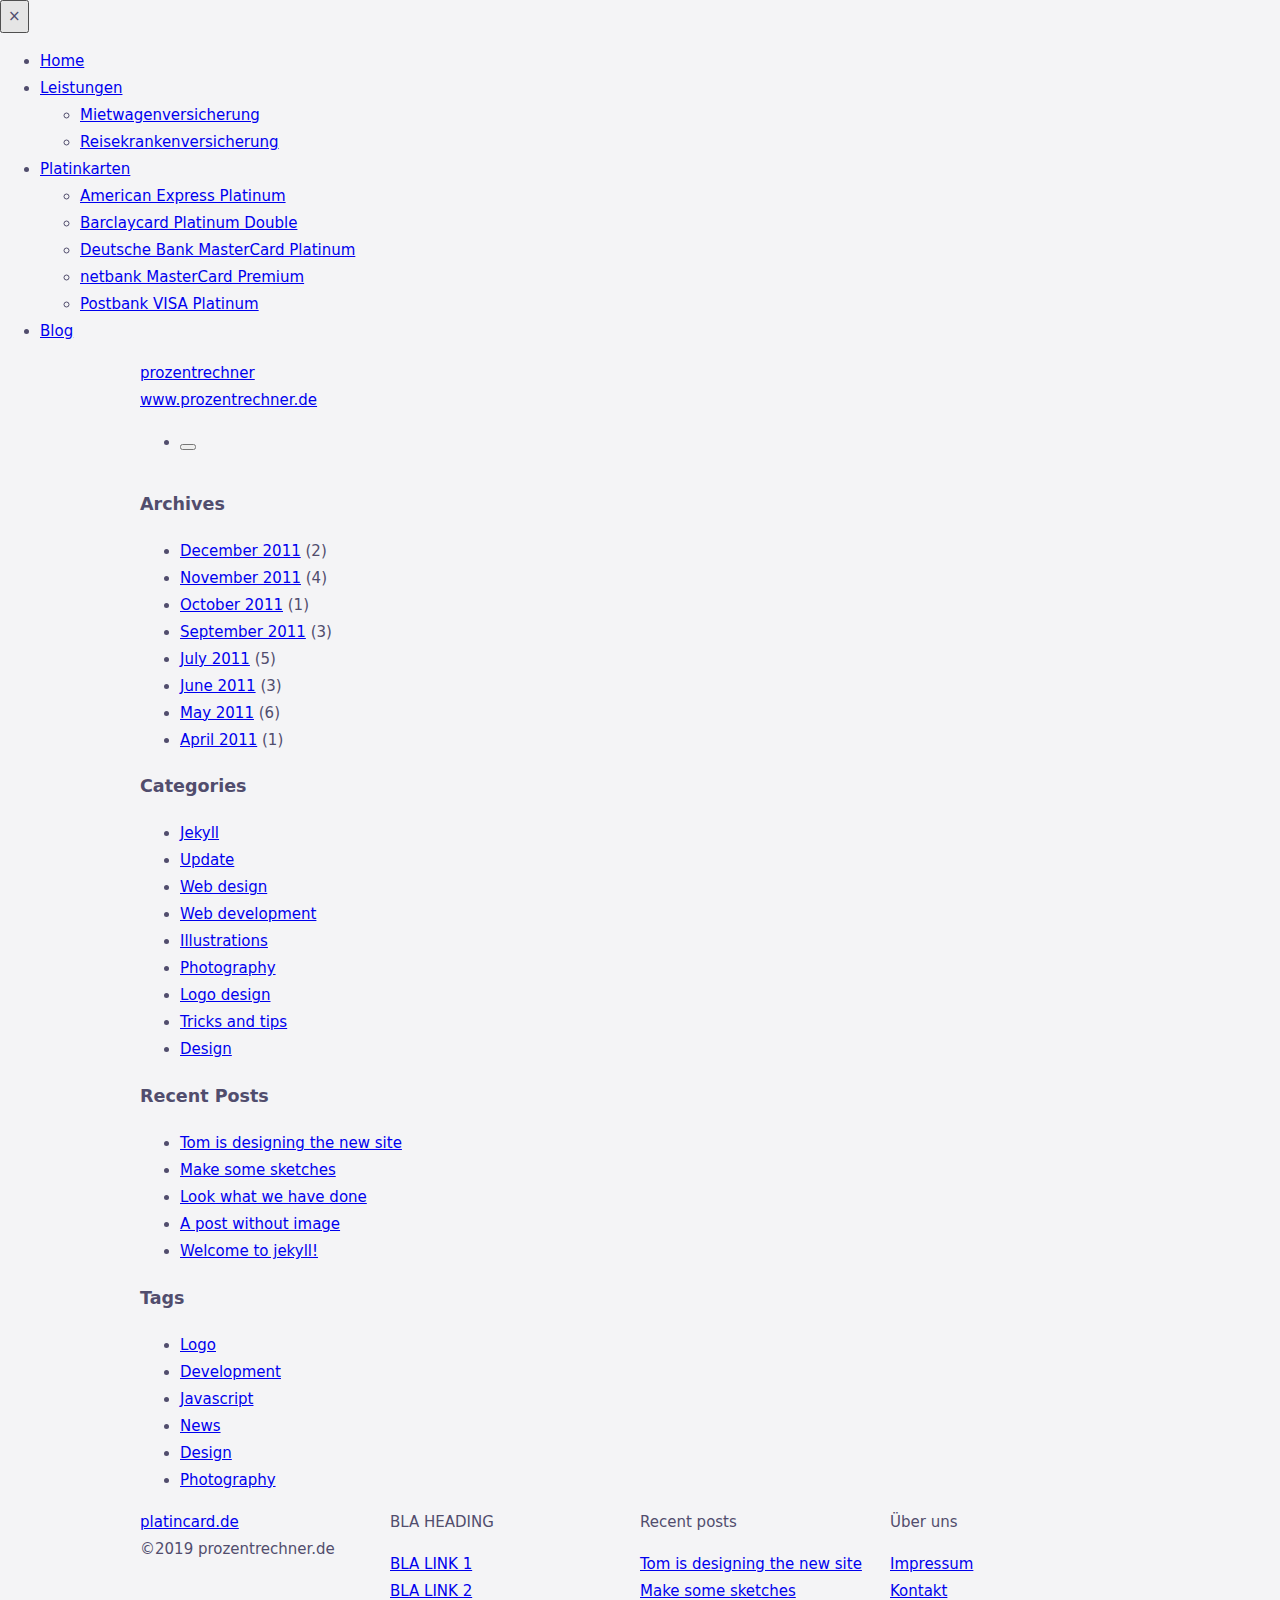
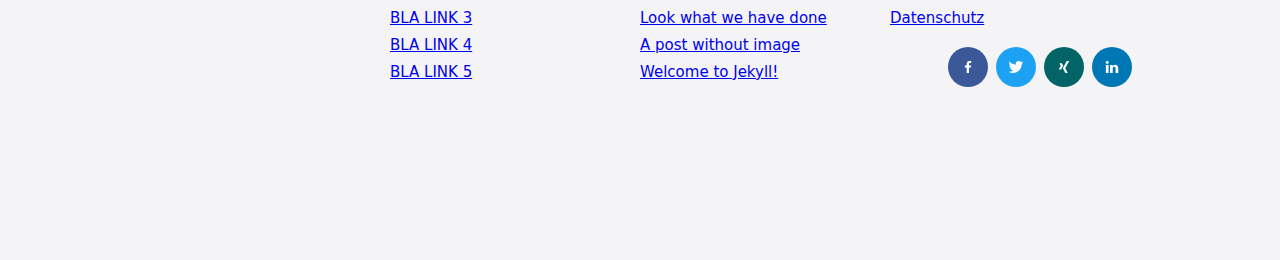
<file: blog/index.html>
<!DOCTYPE html>
<html amp>

  <head>
  <meta charset="utf-8">
  <script async src="https://cdn.ampproject.org/v0.js"></script>
  <script async custom-element="amp-sidebar" src="https://cdn.ampproject.org/v0/amp-sidebar-0.1.js"></script>

  <script async custom-element="amp-analytics" src="https://cdn.ampproject.org/v0/amp-analytics-0.1.js"></script>
  <script async custom-element="amp-iframe" src="https://cdn.ampproject.org/v0/amp-iframe-0.1.js"></script>

  <meta name="viewport" content="width=device-width,minimum-scale=1,initial-scale=1">
  <meta http-equiv="X-UA-Compatible" content="IE=edge">

  <title>prozentrechner.de </title>
  <meta name="description" content="prozentrechner.de - bla bla bla.">

  <link rel="canonical" href="http://localhost:4001/blog/">
  <link rel="alternate" type="application/rss+xml" title="prozentrechner.de" href="http://localhost:4001/feed.xml" />

  <link rel="apple-touch-icon" sizes="180x180" href="/assets/images/apple-touch-icon.png">
  <link rel="icon" type="image/png" sizes="32x32" href="/assets/images/favicon-32x32.png">
  <link rel="icon" type="image/png" sizes="16x16" href="/assets/images/favicon-16x16.png">
  <link rel="manifest" href="/assets/images/site.webmanifest">
  <link rel="mask-icon" href="/assets/images/safari-pinned-tab.svg" color="#5bbad5">
  <link rel="shortcut icon" href="/assets/images/favicon.ico">
  <meta name="msapplication-TileColor" content="#da532c">
  <meta name="msapplication-config" content="/assets/images/browserconfig.xml">
  <meta name="theme-color" content="#ffffff">

  <style amp-custom>

    :root{--15:#f9f9fa;--25:#f4f4f6;--50:#eaeaed;--75:#e0dfe5;--100:#cbcad3;--200:#a8a6b6;--300:#858299;--400:#6b6883;--500:#514d6d;--700:#403d5a;--600:#4a4665;--800:#373450;--900:#27253e;--900-10:rgba(39,37,62,0.1);--accent:#00afff;--bg-overlay:rgba(0,175,255,0.02);--facebook:#3b5998;--green:#64ce83;--linkedin:#0077b5;--teal:#00bed4;--twitter:#1da1f2;--olive:#c5c300;--orange:#ff7932;--white:#fff;--white-80:rgba(255,255,255,0.8);--white-30:rgba(255,255,255,0.3);--red:#ff403d;--yellow:#ffb100;--xing:#026466}img,legend{border:0}legend,td,th{padding:0}html{font-family:sans-serif;-ms-text-size-adjust:100%;-webkit-text-size-adjust:100%}body{margin:0}article,aside,details,figcaption,figure,footer,header,hgroup,main,menu,nav,section,summary{display:block}audio,canvas,progress,video{display:inline-block;vertical-align:baseline}audio:not([controls]){display:none;height:0}[hidden],template{display:none}a{background-color:transparent}a:active,a:hover{outline:0}abbr[title]{border-bottom:1px dotted}dfn{font-style:italic}mark{background:#ff0;color:#000}small{font-size:80%}sub,sup{font-size:75%;line-height:0;position:relative;vertical-align:baseline}sup{top:-.5em}sub{bottom:-.25em}svg:not(:root){overflow:hidden}figure{margin:1em 40px}hr{box-sizing:content-box;height:0}pre,textarea{overflow:auto}code,kbd,pre,samp{font-family:monospace,monospace;font-size:1em}button,input,optgroup,select,textarea{color:inherit;font:inherit;margin:0}button{overflow:visible}button,select{text-transform:none}button,html input[type=button],input[type=reset],input[type=submit]{-webkit-appearance:button;cursor:pointer}button[disabled],html input[disabled]{cursor:default}button::-moz-focus-inner,input::-moz-focus-inner{border:0;padding:0}input{line-height:normal}input[type=checkbox],input[type=radio]{box-sizing:border-box;padding:0}input[type=number]::-webkit-inner-spin-button,input[type=number]::-webkit-outer-spin-button{height:auto}input[type=search]{-webkit-appearance:textfield;box-sizing:content-box}input[type=search]::-webkit-search-cancel-button,input[type=search]::-webkit-search-decoration{-webkit-appearance:none}fieldset{border:1px solid silver;margin:0 2px;padding:.35em .625em .75em}table{border-collapse:collapse;border-spacing:0}.hidden,[hidden]{display:none}.pure-img{max-width:100%;height:auto;display:block}.pure-g{text-rendering:optimizespeed;display:-webkit-box;display:-webkit-flex;display:-ms-flexbox;display:flex;-webkit-flex-flow:row wrap;-ms-flex-flow:row wrap;flex-flow:row wrap;-webkit-align-content:flex-start;-ms-flex-line-pack:start;align-content:flex-start}@media all and (-ms-high-contrast:none),(-ms-high-contrast:active){table .pure-g{display:block}}.opera-only:-o-prefocus,.pure-g{word-spacing:-.43em}@media screen and (min-width:0){.qm-sm-1-12,.qm-sm-10-12,.qm-sm-11-12,.qm-sm-12-12,.qm-sm-2-12,.qm-sm-3-12,.qm-sm-4-12,.qm-sm-5-12,.qm-sm-6-12,.qm-sm-7-12,.qm-sm-8-12,.qm-sm-9-12{display:inline-block;zoom:1;letter-spacing:normal;word-spacing:normal;vertical-align:top;text-rendering:auto}.qm-sm-1-12{width:8.3333%}.qm-sm-2-12{width:16.6667%}.qm-sm-3-12{width:25%}.qm-sm-4-12{width:33.3333%}.qm-sm-5-12{width:41.6667%}.qm-sm-6-12{width:50%}.qm-sm-7-12{width:58.3333%}.qm-sm-8-12{width:66.6667%}.qm-sm-9-12{width:75%}.qm-sm-10-12{width:83.3333%}.qm-sm-11-12{width:91.6667%}.qm-sm-12-12{width:100%}}@media screen and (min-width:30em){.qm-md-1-12,.qm-md-10-12,.qm-md-11-12,.qm-md-12-12,.qm-md-2-12,.qm-md-3-12,.qm-md-4-12,.qm-md-5-12,.qm-md-6-12,.qm-md-7-12,.qm-md-8-12,.qm-md-9-12{display:inline-block;zoom:1;letter-spacing:normal;word-spacing:normal;vertical-align:top;text-rendering:auto}.qm-md-1-12{width:8.3333%}.qm-md-2-12{width:16.6667%}.qm-md-3-12{width:25%}.qm-md-4-12{width:33.3333%}.qm-md-5-12{width:41.6667%}.qm-md-6-12{width:50%}.qm-md-7-12{width:58.3333%}.qm-md-8-12{width:66.6667%}.qm-md-9-12{width:75%}.qm-md-10-12{width:83.3333%}.qm-md-11-12{width:91.6667%}.qm-md-12-12{width:100%}}@media screen and (min-width:48em){.qm-lg-1-12,.qm-lg-10-12,.qm-lg-11-12,.qm-lg-12-12,.qm-lg-2-12,.qm-lg-3-12,.qm-lg-4-12,.qm-lg-5-12,.qm-lg-6-12,.qm-lg-7-12,.qm-lg-8-12,.qm-lg-9-12{display:inline-block;zoom:1;letter-spacing:normal;word-spacing:normal;vertical-align:top;text-rendering:auto}.qm-lg-1-12{width:8.3333%}.qm-lg-2-12{width:16.6667%}.qm-lg-3-12{width:25%}.qm-lg-4-12{width:33.3333%}.qm-lg-5-12{width:41.6667%}.qm-lg-6-12{width:50%}.qm-lg-7-12{width:58.3333%}.qm-lg-8-12{width:66.6667%}.qm-lg-9-12{width:75%}.qm-lg-10-12{width:83.3333%}.qm-lg-11-12{width:91.6667%}.qm-lg-12-12{width:100%}}@media screen and (min-width:64em){.qm-xl-1-12,.qm-xl-10-12,.qm-xl-11-12,.qm-xl-12-12,.qm-xl-2-12,.qm-xl-3-12,.qm-xl-4-12,.qm-xl-5-12,.qm-xl-6-12,.qm-xl-7-12,.qm-xl-8-12,.qm-xl-9-12{display:inline-block;zoom:1;letter-spacing:normal;word-spacing:normal;vertical-align:top;text-rendering:auto}.qm-xl-1-12{width:8.3333%}.qm-xl-2-12{width:16.6667%}.qm-xl-3-12{width:25%}.qm-xl-4-12{width:33.3333%}.qm-xl-5-12{width:41.6667%}.qm-xl-6-12{width:50%}.qm-xl-7-12{width:58.3333%}.qm-xl-8-12{width:66.6667%}.qm-xl-9-12{width:75%}.qm-xl-10-12{width:83.3333%}.qm-xl-11-12{width:91.6667%}.qm-xl-12-12{width:100%}}html{box-sizing:border-box}*,*::before,*::after{box-sizing:inherit}body{font:normal .9375em/1.8 -apple-system,system-ui,BlinkMacSystemFont,"Segoe UI",Roboto,"Helvetica Neue",Arial,sans-serif;color:var(--500);-webkit-font-smoothing:antialiased;-moz-osx-font-smoothing:grayscale;background-color:var(--25)}:focus{outline:0}.wrapper{margin:0 auto;max-width:62.5rem}

    .share-links{display:-webkit-box;display:-ms-flexbox;display:flex}a.share-link,button.share-link{position:relative;display:-webkit-box;display:-ms-flexbox;display:flex;-webkit-box-align:center;-ms-flex-align:center;align-items:center;-webkit-box-pack:center;-ms-flex-pack:center;justify-content:center;width:2.5rem;height:2.5rem;border:0;border-radius:50%;box-sizing:border-box;-moz-box-sizing:border-box;-webkit-box-sizing:border-box}a.share-link:hover,button.share-link:hover{background-color:var(--white)}.share-links .share-link:not(:last-child){margin-right:.5rem}button.share-link{padding:0}button.share-link:hover{cursor:pointer}.share-link svg{height:.75rem;width:1rem;fill:#fff}.share-link-facebook{background-color:var(--facebook)}.share-link-facebook:hover{border:1px solid var(--facebook)}.share-link-facebook:hover svg{fill:var(--facebook)}.share-link-facebook svg{width:.625rem}.share-link-twitter{background-color:var(--twitter)}.share-link-twitter:hover{border:1px solid var(--twitter)}.share-link-twitter:hover svg{fill:var(--twitter)}.share-link-xing{background-color:var(--xing)}.share-link-xing:hover{border:1px solid var(--xing)}.share-link-xing:hover svg{fill:var(--xing)}.share-link-linkedin{background-color:var(--linkedin)}.share-link-linkedin:hover{border:1px solid var(--linkedin)}.share-link-linkedin:hover svg{fill:var(--linkedin)}.share-link-mail,.share-link-print{background-color:var(--700)}.share-link-mail:hover,.share-link-print:hover{border:1px solid var(--700)}.share-link-mail:hover svg,.share-link-print:hover svg{fill:var(--700)}footer a.share-link-mail,footer button.share-link-print{display:none}footer .share-links{justify-content:flex-end}

    footer ul{list-style:none;padding-left:0}


  </style>

  <style amp-boilerplate>body{-webkit-animation:-amp-start 8s steps(1,end) 0s 1 normal both;-moz-animation:-amp-start 8s steps(1,end) 0s 1 normal both;-ms-animation:-amp-start 8s steps(1,end) 0s 1 normal both;animation:-amp-start 8s steps(1,end) 0s 1 normal both}@-webkit-keyframes -amp-start{from{visibility:hidden}to{visibility:visible}}@-moz-keyframes -amp-start{from{visibility:hidden}to{visibility:visible}}@-ms-keyframes -amp-start{from{visibility:hidden}to{visibility:visible}}@-o-keyframes -amp-start{from{visibility:hidden}to{visibility:visible}}@keyframes -amp-start{from{visibility:hidden}to{visibility:visible}}</style>
  <noscript>
    <style amp-boilerplate>body{-webkit-animation:none;-moz-animation:none;-ms-animation:none;animation:none}</style>
  </noscript>
</head>


  <body>
  <!--<div class="mobile-icon">-->
    <!--<ul class="burger-icon float-right">-->
        <!--<li>-->
            <!--<button on="tap:sidebar-right.toggle" class="ampstart-btn caps m2 menu-icon" type="button"></button>-->
        <!--</li>-->
    <!--</ul>-->
<!--</div>-->
<amp-sidebar id="sidebar-right" layout="nodisplay" side="right">
    <button on="tap:sidebar-right.close" class="ampstart-btn caps m2">&times;</button>
    <nav toolbar="(min-width: 784px)" toolbar-target="main-menu">
        <ul class="pure-menu-list pure-menu pure-menu-horizontal float-left">
            
            

            
            <li class="pure-menu-item ">
                <a class="pure-menu-link" href="http://localhost:4001/">Home</a>
            </li>
            
            
            

            
            <li class="pure-menu-item pure-menu-has-children pure-menu-allow-hover ">
                <a class="pure-menu-link" href="http://localhost:4001/leistungen/">Leistungen</a>
                <ul class="pure-menu-children">
                    
                    <li class="pure-menu-item ">
                        <a class="pure-menu-link" href="http://localhost:4001/mietwagenversicherung/">Mietwagenversicherung</a>
                    </li>
                    
                    <li class="pure-menu-item ">
                        <a class="pure-menu-link" href="http://localhost:4001/reisekrankenversicherung/">Reisekrankenversicherung</a>
                    </li>
                    
                </ul>
            </li>
            
            
            

            
            <li class="pure-menu-item pure-menu-has-children pure-menu-allow-hover ">
                <a class="pure-menu-link" href="http://localhost:4001/portfolio.html">Platinkarten</a>
                <ul class="pure-menu-children">
                    
                    <li class="pure-menu-item ">
                        <a class="pure-menu-link" href="http://localhost:4001/american-express/">American Express Platinum</a>
                    </li>
                    
                    <li class="pure-menu-item ">
                        <a class="pure-menu-link" href="http://localhost:4001/barclaycard/">Barclaycard Platinum Double</a>
                    </li>
                    
                    <li class="pure-menu-item ">
                        <a class="pure-menu-link" href="http://localhost:4001/deutsche-bank/">Deutsche Bank MasterCard Platinum</a>
                    </li>
                    
                    <li class="pure-menu-item ">
                        <a class="pure-menu-link" href="http://localhost:4001/netbank/">netbank MasterCard Premium</a>
                    </li>
                    
                    <li class="pure-menu-item ">
                        <a class="pure-menu-link" href="http://localhost:4001/postbank/">Postbank VISA Platinum</a>
                    </li>
                    
                </ul>
            </li>
            
            
            

            
            <li class="pure-menu-item pure-menu-selected">
                <a class="pure-menu-link" href="http://localhost:4001/blog/">Blog</a>
            </li>
            
            
        </ul>
    </nav>
</amp-sidebar>
<!--<div id="target-element">-->
<!--</div>-->
    <div class="wrapper">
      <div class="wrapper">
    <div class="pure-g">
        <div class="qm-sm-12-12">
            <div class="toprow">
                <div class="logo">
                    <a href="/" class="brand-line">prozentrechner</a><br>
                    <a href="/" class="tag-line">www.prozentrechner.de</a>
                </div>
            </div>

            <div class="mobile-icon">
                <ul class="burger-icon float-right">
                    <li>
                        <button on="tap:sidebar-right.toggle" class="ampstart-btn caps m2 menu-icon" type="button"></button>
                    </li>
                </ul>
            </div>
        </div>
    </div>
</div>
<div id="main-menu">
</div>


      <article id='main' role='main'>
        <div class="full">
  <div class="row">
    <div class="large-9 columns">
      





<div class='four spacing'></div>
    </div>
    <div class="large-3 columns" id="sidebar">
      <div class='links'>
  <h3>Archives</h3>
  <ul>
    <li>
      <a href='#'>December 2011</a>
      <span>(2)</span>
    </li>
    <li>
      <a href='#'>November 2011</a>
      <span>(4)</span>
    </li>
    <li>
      <a href='#'>October 2011</a>
      <span>(1)</span>
    </li>
    <li>
      <a href='#'>September 2011</a>
      <span>(3)</span>
    </li>
    <li>
      <a href='#'>July 2011</a>
      <span>(5)</span>
    </li>
    <li>
      <a href='#'>June 2011</a>
      <span>(3)</span>
    </li>
    <li>
      <a href='#'>May 2011</a>
      <span>(6)</span>
    </li>
    <li>
      <a href='#'>April 2011</a>
      <span>(1)</span>
    </li>
  </ul>
</div>
<div class='links'>
  <h3>Categories</h3>
  <ul>
    
      <li><a href="#">Jekyll</a></li>
    
      <li><a href="#">Update</a></li>
    
      <li><a href="#">Web design</a></li>
    
      <li><a href="#">Web development</a></li>
    
      <li><a href="#">Illustrations</a></li>
    
      <li><a href="#">Photography</a></li>
    
      <li><a href="#">Logo design</a></li>
    
      <li><a href="#">Tricks and tips</a></li>
    
      <li><a href="#">Design</a></li>
    
  </ul>
</div>
<div class='links'>
  <h3>Recent Posts</h3>
  <ul>
    
      
      <li><a href="/design/2015/05/06/tom-is-designing-the-new-site.html">Tom is designing the new site</a></li>
    
      
      <li><a href="/logo%20design/tricks%20and%20tips/2015/05/04/make-some-sketches.html">Make some sketches</a></li>
    
      
      <li><a href="/illustrations/photography/2015/05/03/look-what-we-have-done.html">Look what we have done</a></li>
    
      
      <li><a href="/web%20design/web%20development/2015/05/03/a-post-without-image.html">A post without image</a></li>
    
      
      <li><a href="/jekyll/update/2015/05/02/welcome-to-jekyll.html">Welcome to jekyll!</a></li>
    
  </ul>
</div>
<div class='links'>
  <h3>Tags</h3>
  <ul>
    
      <li><a href="#">Logo</a></li>
    
      <li><a href="#">Development</a></li>
    
      <li><a href="#">Javascript</a></li>
    
      <li><a href="#">News</a></li>
    
      <li><a href="#">Design</a></li>
    
      <li><a href="#">Photography</a></li>
    
  </ul>
</div>
<div class='four spacing'></div>

    </div>
  </div>
</div>

      </article>

      <footer class="pure-g">
  <div class="qm-lg-3-12">
    <div class="footer-headline">
      <a href='index.html'>
        platincard.de
        <!--<img alt="" src="http://localhost:4001/images/logo-grey.png" />-->
      </a>
    </div>
    <div class="footer-copyright">&copy;2019 prozentrechner.de</div>
  </div>
  <div class="qm-lg-3-12">
    <div class="links">
      <div class="footer-headline">BLA HEADING</div>
      <ul>
        <li><a href="#">BLA LINK 1</a></li>
        <li><a href="#">BLA LINK 2</a></li>
        <li><a href="#">BLA LINK 3</a></li>
        <li><a href="#">BLA LINK 4</a></li>
        <li><a href="#">BLA LINK 5</a></li>
      </ul>
    </div>
  </div>
  <div class="qm-lg-3-12">
    <div class="links">
      <div class="footer-headline">Recent posts</div>
      <ul>
        
          <li><a href="/design/2015/05/06/tom-is-designing-the-new-site.html">Tom is designing the new site</a></li>
        
          <li><a href="/logo%20design/tricks%20and%20tips/2015/05/04/make-some-sketches.html">Make some sketches</a></li>
        
          <li><a href="/illustrations/photography/2015/05/03/look-what-we-have-done.html">Look what we have done</a></li>
        
          <li><a href="/web%20design/web%20development/2015/05/03/a-post-without-image.html">A post without image</a></li>
        
          <li><a href="/jekyll/update/2015/05/02/welcome-to-jekyll.html">Welcome to Jekyll!</a></li>
        
      </ul>
    </div>
  </div>
  <div class="qm-lg-3-12">
    <div class="footer-headline">Über uns</div>
    <ul>
      <li><a href="/impressum/">Impressum</a></li>
      <li><a href="/kontakt/">Kontakt</a></li>
      <li><a href="/datenschutz/">Datenschutz</a></li>
    </ul>

    <div class="share-links hide-for-print">
    <a class="share-link share-link-facebook" target="_blank" rel="nofollow noopener" href="https://www.facebook.com/sharer/sharer.php?u=<?= get_the_permalink(); ?>"><svg><use xlink:href="#facebook" /></svg></a>
    <a class="share-link share-link-twitter" target="_blank" rel="nofollow noopener" href="https://twitter.com/intent/tweet?url=<?= get_the_permalink(); ?>&amp;text=<?= get_the_title(); ?>"><svg><use xlink:href="#twitter" /></svg></a>
    <a class="share-link share-link-xing" target="_blank" rel="nofollow noopener" href="https://www.xing.com/spi/shares/new?url=<?= get_the_permalink(); ?>"><svg><use xlink:href="#xing" /></svg></a>
    <a class="share-link share-link-linkedin" target="_blank" rel="nofollow noopener" href="https://www.linkedin.com/shareArticle?mini=true&url=<?= get_the_permalink(); ?>&title=<?= get_the_title(); ?>&summary=<?= wp_strip_all_tags(get_the_excerpt()); ?>&source=<?= get_bloginfo( 'name' ); ?>"><svg><use xlink:href="#linkedin" /></svg></a>
    <a class="share-link share-link-mail" href="mailto:?subject=<?= get_the_title(); ?>&body=<?= get_the_permalink(); ?>"><svg><use xlink:href="#mail" /></svg></a>
    <button class="share-link share-link-print" on="tap:AMP.print"><svg><use xlink:href="#print" /></svg></button>
</div>

  </div>
</footer>

<div class="inline-svg">
    <svg xmlns="http://www.w3.org/2000/svg">

        <!-- social icon -->
        <symbol id="facebook" viewBox="0 0 15 28">
            <title>facebook</title>
            <desc>facebook</desc>
            <path d="M9.736 28.005V15.226h4.422l.662-4.98H9.736v-3.18c0-1.44.412-2.424 2.544-2.424l2.719-.002V.186c-.471-.061-2.084-.195-3.962-.195-3.919 0-6.603 2.319-6.603 6.582v3.673H.001v4.98h4.433v12.779h5.302z" />
        </symbol>

        <symbol id="twitter" viewBox="0 0 27 22">
            <title>twitter</title>
            <desc>twitter</desc>
            <path d="M26.986 2.841c-.979.444-1.804.458-2.679.02 1.128-.687 1.18-1.171 1.587-2.469a10.833 10.833 0 0 1-3.47 1.35 5.414 5.414 0 0 0-3.986-1.754c-3.018 0-5.464 2.489-5.464 5.555 0 .435.048.858.141 1.267-4.541-.231-8.568-2.443-11.262-5.805a5.595 5.595 0 0 0-.74 2.793 5.58 5.58 0 0 0 2.43 4.623 5.353 5.353 0 0 1-2.473-.694l-.001.07c0 2.693 1.883 4.938 4.384 5.447a5.418 5.418 0 0 1-2.469.097c.696 2.205 2.714 3.811 5.104 3.856a10.856 10.856 0 0 1-8.089 2.3 15.291 15.291 0 0 0 8.376 2.496c10.05 0 15.545-8.466 15.545-15.806 0-.243-.004-.481-.015-.72 1.067-.781 2.349-1.511 3.081-2.626z" />
        </symbol>

        <symbol id="linkedin" viewBox="0 0 24 23">
            <title>linkedin</title>
            <desc>linkedin</desc>
            <path d="M18.861 22.993v-8.298c0-2.086-.745-3.508-2.609-3.508-1.422 0-2.27.959-2.642 1.885-.136.332-.17.794-.17 1.259v8.662H8.291s.068-14.058 0-15.512h5.149v2.2c-.01.016-.024.033-.034.05h.034v-.05c.684-1.058 1.905-2.565 4.641-2.565 3.388 0 5.928 2.217 5.928 6.982v8.895h-5.148zM2.867 5.363h-.034c-1.727 0-2.845-1.192-2.845-2.681 0-1.523 1.152-2.68 2.913-2.68 1.762 0 2.846 1.157 2.879 2.68 0 1.489-1.117 2.681-2.913 2.681zm2.575 17.63H.293V7.481h5.149v15.512z" />
        </symbol>

        <symbol id="xing" viewBox="0 0 22 26">
            <title>xing</title>
            <desc>xing</desc>
            <path d="M21.913.807l-8.249 14.694a.023.023 0 0 0 0 .025l5.252 9.667c.105.209.107.421.008.581-.095.156-.27.241-.494.241h-3.723c-.571 0-.855-.383-1.041-.715l-5.294-9.785L16.664.704c.199-.363.441-.715.998-.715h3.764c.224 0 .4.085.495.239.1.159.097.371-.008.579zM4.293 18.223H.568a.548.548 0 0 1-.488-.256c-.098-.16-.103-.368 0-.576l3.96-7.039c.004-.007.004-.011 0-.021L1.52 5.938c-.105-.209-.119-.416-.021-.576.095-.156.284-.234.507-.234h3.727c.572 0 .853.37 1.038.704 0 0 2.546 4.475 2.562 4.499L5.31 17.498c-.19.345-.459.725-1.017.725z" />
        </symbol>

        <symbol id="mail" viewBox="0 0 24 20">
            <title>mail</title>
            <desc>mail</desc>
            <path d="M12 10L1.59.385C2.021.137 2.506.005 3 0h18c.494.005.979.137 1.41.385L12 10zm9 10c1.657 0 3-1.378 3-3.078V2.308L12.75 12.78a1.104 1.104 0 0 1-1.5 0L0 2.308v14.614C0 18.622 1.343 20 3 20h18z"/>
        </symbol>

        <symbol id="print" viewBox="0 0 26 26">
            <title>print</title>
            <desc>print</desc>
            <path d="M19.5 8.938h-13v-6.5A2.438 2.438 0 0 1 8.938 0h8.124A2.438 2.438 0 0 1 19.5 2.438v6.5zm6.5-.813v10.562a2.439 2.439 0 0 1-2.438 2.438h-1.625v2.437A2.438 2.438 0 0 1 19.5 26h-13a2.438 2.438 0 0 1-2.437-2.438v-2.437H2.438A2.439 2.439 0 0 1 0 18.687V8.125a2.438 2.438 0 0 1 2.438-2.437h1.625v5.687h17.874V5.688h1.625A2.438 2.438 0 0 1 26 8.125zm-7.313 8.937H7.313v5.688h11.374v-5.688z"/>
        </symbol>
        <!-- end social icon -->
    </svg>
</div>


<!--<amp-analytics type="googleanalytics">-->
  <!--<script type="application/json">-->
    <!--{-->
      <!--"vars": {-->
        <!--"account": "UA-72246105-1"-->
      <!--},-->
      <!--"triggers": {-->
        <!--"trackPageview": {-->
          <!--"on": "visible",-->
          <!--"request": "pageview"-->
        <!--},-->
        <!--"outboundLinks": {-->
          <!--"on": "click",-->
          <!--"selector": "a",-->
          <!--"request": "event",-->
          <!--"vars": {-->
            <!--"eventCategory": "outbound",-->
            <!--"eventAction": "Zur Bank Link",-->
            <!--"eventLabel": "${outboundLink}"-->
          <!--}-->
        <!--}-->
      <!--}-->
    <!--}-->
  <!--</script>-->
<!--</amp-analytics>-->

    </div>



  </body>
</html>
</file>
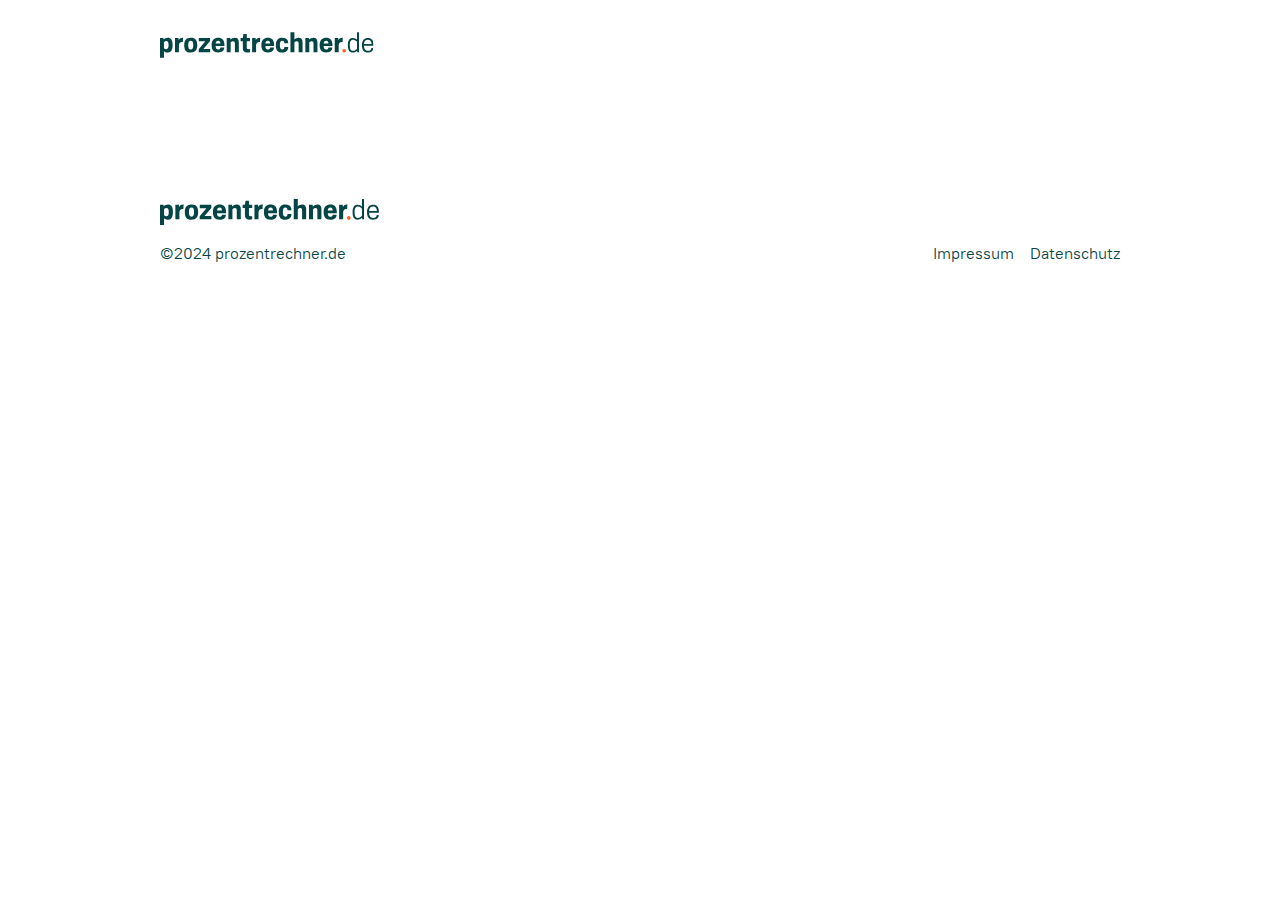
<file: datenschutz/index.html>
<!DOCTYPE html lang="de-DE">

<html lang="de-DE">

<head>

    <meta charset="utf-8">
    <meta name="viewport" content="width=device-width,minimum-scale=1,initial-scale=1">
    <meta http-equiv="X-UA-Compatible" content="IE=edge">

    

    
    <script src="https://id.prozentrechner.de/datenschutz.js"></script>
    



    <title>Datenschutz » prozentrechner.de</title>
    <meta name="description" content="prozentrechner.de">

    <link rel="alternate" type="application/rss+xml" title="prozentrechner.de" href="/feed.xml" />

    <link rel="apple-touch-icon" sizes="180x180" href="/assets/images/apple-touch-icon.png">
    <link rel="icon" type="image/png" sizes="32x32" href="/assets/images/favicon-32x32.png">
    <link rel="icon" type="image/png" sizes="16x16" href="/assets/images/favicon-16x16.png">
    <link rel="manifest" href="/assets/images/site.webmanifest">
    <link rel="mask-icon" href="/assets/images/safari-pinned-tab.svg" color="#5bbad5">
    <link rel="shortcut icon" href="/assets/images/favicon.ico">
    <meta name="msapplication-TileColor" content="#da532c">
    <meta name="msapplication-config" content="/assets/images/browserconfig.xml">
    <meta name="theme-color" content="#ffffff">

<!--    <script src="https://cdn.mathjax.org/mathjax/latest/MathJax.js?config=TeX-AMS-MML_HTMLorMML" type="text/javascript"></script>-->


    <meta name="robots" content="noindex,follow"/>

    <meta property="og:locale" content="de-DE" />
    <meta property="og:type" content="website" />
    <meta property="og:title" content="Datenschutz » prozentrechner.de" />
    
    <meta property="og:url" content="prozentrechner.de" />
    <meta property="og:site_name" content="prozentrechner.de" />



    <meta name="twitter:card" content="summary" />
    <meta name="twitter:title" content="Datenschutz » prozentrechner.de" />
    

    <link rel="canonical" href="https://www.prozentrechner.de/datenschutz/">



    <link rel="alternate" hreflang="x-default" href="https://www.prozentrechner.de"/>
    <link rel="alternate" hreflang="de-DE" href="https://www.prozentrechner.de"/>
    <link rel="alternate" hreflang="de-AT" href="https://www.prozentrechner.at"/>



    <script type="application/ld+json">
            {
                "@context":"http://schema.org",
                "@type":"NewsArticle",
                "mainEntityOfPage":{
                "@type":"WebPage",
                "@id":"https://www.prozentrechner.de/datenschutz/"
                },
                "headline":"Datenschutz",
                "image":{
                "@type":"ImageObject",
                "url":"https://www.prozentrechner.de/assets/images/logo.png",
                "width":295,
                "height":53
                },
                "datePublished":"",
                "dateModified":"",
                "author":{
                "@type":"Person",
                "name":"qmedia GmbH"
                },
                "publisher":{
                "@type":"Organization",
                "name":"qmedia GmbH",
                "logo":{
                    "@type":"ImageObject",
                    "url":"https://www.prozentrechner.de/assets/images/logo.png",
                    "width":295,
                    "height":53
                }
                },
                "description":""
            }
        </script>



    <link rel="stylesheet" href="/assets/styles/main.css">

</head>



<body class="c-Body" id="body">

<header class="c-Header" id="header">

    <div class="c-Header-container container">

        <a class="c-Header-logo c-Logo" href="/">

            <svg class="c-Logo-icon" viewBox="0 0 427 52"><use xlink:href="#IconLogoSite"/></svg>

        </a>

    </div>

</header>








<main class="c-Main" id="main">

    <div class="o-Band">

        <div class="o-Band-container container">

            <div class="c-Article">

                <div class="c-Article jsInsertImpressum"></div>
<script>insertDatenschutz(document.querySelector(".jsInsertImpressum"))</script>



            </div>

        </div>

    </div>

</main>







<footer class="c-Footer" id="footer">

    <div class="c-Footer-container container">

        <a class="c-Footer-logo c-Logo" href="/">
            <svg class="c-Logo-icon" viewBox="0 0 362 43"><use xlink:href="#IconLogoSite"/></svg>
        </a>

    </div>

</footer>



<div class="c-Colophon">

    <div class="c-Colophon-container container t-HeightFix">

        <div class="c-Colophon-row row">

            <div class="c-Colophon-col col-12 col-5@md">

                <div class="c-Colophon-copy">&copy;2024 prozentrechner.de</div>

            </div>



            <div class="c-Colophon-col col-12 offset-auto@md col-auto@md">

                <ul class="c-Colophon-list">

                    <li class="c-Colophon-li">
                        <a class="c-Colophon-link" href="/impressum/">Impressum</a>
                    </li>

                    <li class="c-Colophon-li">
                        <a class="c-Colophon-link" href="/datenschutz/">Datenschutz</a>
                    </li>

                </ul>

            </div>

        </div>

    </div>

</div>



<svg xmlns="http://www.w3.org/2000/svg" hidden>

    

    <symbol id="IconLogoSite" viewBox="0 0 362 43">
        <title>prozentrechner</title>
        <desc>prozentrechner</desc>
        <path fill="#064545" fill-rule="evenodd" d="M345.786 22.77c.19 5.743 2.237 8.59 6.687 8.59 3.617 0 5.949-1.423 5.949-4.841h3.332c0 4.557-3.046 7.642-9.329 7.642-7.044 0-9.995-4.414-9.995-12.34 0-8.021 3.903-12.15 10.138-12.15 6.188 0 9.424 3.892 9.424 11.201v1.898h-16.206zm6.687-10.299c-4.022 0-6.354 2.492-6.664 7.357h12.851c-.166-4.557-1.904-7.357-6.187-7.357zm-18.272 18.605c-1.832 1.851-4.283 3.085-7.258 3.085-5.902 0-8.424-4.461-8.424-12.34 0-7.736 2.522-12.15 8.377-12.15 2.903 0 5.354 1.21 7.21 2.99-.047-.546-.071-1.116-.071-1.519V-.012h3.332v33.698h-2.951l-.215-2.61zm-.166-15.045c-1.571-1.757-4.046-3.512-6.711-3.512-4.331 0-5.474 3.986-5.474 9.397 0 5.505 1.095 9.397 5.474 9.397 2.665 0 5.14-1.756 6.711-3.512v-11.77zm-25.734.403c-3.665 0-5.331 2.397-5.331 6.241v11.011h-6.711V9.671h5.949l.31 3.773c.952-2.539 3.212-4.391 6.021-4.391.571 0 .999.048 1.499.119l-.595 7.262h-1.142zm-26.578 12.838c2.428 0 3.808-1.234 3.808-3.417h6.616c0 3.702-2.047 8.449-10.447 8.449-8.02 0-11.043-4.438-11.043-12.625 0-9.327 4.712-12.626 11.162-12.626 6.544 0 10.566 3.418 10.566 12.175v2.159h-14.921c.142 4.153 1.451 5.885 4.259 5.885zm3.951-10.109c-.119-3.228-1.238-5.078-3.951-5.078-2.546 0-3.998 1.566-4.236 5.078h8.187zm-25.426-.214c0-2.658-.833-3.915-2.832-3.915-1.475 0-3.07.83-4.283 1.851v16.801h-6.711V9.671h6.044l.286 2.562c1.951-1.755 4.736-3.132 7.472-3.132 4.879 0 6.735 2.99 6.735 7.594v16.991h-6.711V18.949zm-25.216 0c0-2.658-.833-3.915-2.832-3.915-1.476 0-3.07.83-4.284 1.851v16.801h-6.711V-.012h6.711v9.279c0 .783-.047 1.804-.119 2.729 1.928-1.637 4.593-2.895 7.211-2.895 4.95 0 6.735 2.99 6.735 7.594v16.991h-6.711V18.949zm-27.691 10.228c2.261 0 3.499-1.352 3.499-4.224h6.615c0 4.604-2.094 9.351-10.209 9.351-7.829 0-10.804-4.438-10.804-12.578 0-8.33 3.427-12.673 11.018-12.673 7.83 0 9.995 4.723 9.995 9.35h-6.615c0-2.847-1.286-4.223-3.546-4.223-2.928 0-4.046 2.23-4.046 7.427 0 5.435 1.285 7.57 4.093 7.57zm-24.435.095c2.427 0 3.807-1.234 3.807-3.417h6.616c0 3.702-2.046 8.449-10.447 8.449-8.02 0-11.042-4.438-11.042-12.625 0-9.327 4.712-12.626 11.161-12.626 6.544 0 10.566 3.418 10.566 12.175v2.159h-14.921c.143 4.153 1.452 5.885 4.26 5.885zm3.95-10.109c-.119-3.228-1.237-5.078-3.95-5.078-2.547 0-3.998 1.566-4.236 5.078h8.186zm-18.614-2.729c-3.665 0-5.331 2.397-5.331 6.241v11.011H156.2V9.671h5.95l.309 3.773c.952-2.539 3.213-4.391 6.021-4.391.571 0 .999.048 1.499.119l-.595 7.262h-1.142zm-20.799 17.774c-5.117 0-7.02-2.776-7.02-8.021v-11.13h-3.808V9.671h3.831l1.024-6.835h5.664v6.835h5.378v5.386h-5.378v10.3c0 2.515.452 3.227 2.879 3.227.881 0 1.809-.071 2.499-.166v5.268c-1.19.261-3.094.522-5.069.522zm-20.5-15.259c0-2.658-.833-3.915-2.832-3.915-1.475 0-3.069.83-4.283 1.851v16.801h-6.711V9.671h6.045l.285 2.562c1.952-1.755 4.736-3.132 7.473-3.132 4.878 0 6.734 2.99 6.734 7.594v16.991h-6.711V18.949zM98.581 29.272c2.428 0 3.808-1.234 3.808-3.417h6.616c0 3.702-2.047 8.449-10.447 8.449-8.02 0-11.043-4.438-11.043-12.625 0-9.327 4.712-12.626 11.162-12.626 6.544 0 10.566 3.418 10.566 12.175v2.159H94.322c.142 4.153 1.451 5.885 4.259 5.885zm3.951-10.109c-.119-3.228-1.238-5.078-3.951-5.078-2.546 0-3.998 1.566-4.235 5.078h8.186zm-36.896 9.374l11.233-13.385H65.755V9.671h19.134v5.149L73.585 28.204h11.423v5.482H65.636v-5.149zm-13.569 5.767c-8.091 0-11.018-4.486-11.018-12.555 0-8.092 3.213-12.696 11.113-12.696 8.068 0 10.995 4.486 10.995 12.554 0 8.069-3.237 12.697-11.09 12.697zm.072-20.172c-3.142 0-4.284 2.089-4.284 7.547s1.142 7.546 4.284 7.546c3.093 0 4.212-2.088 4.212-7.546s-1.095-7.547-4.212-7.547zm-14.712 2.302c-3.665 0-5.331 2.397-5.331 6.241v11.011h-6.711V9.671h5.95l.309 3.773c.952-2.539 3.213-4.391 6.021-4.391.571 0 .999.048 1.499.119l-.595 7.262h-1.142zM12.744 34.256c-2.332 0-4.403-.949-6.092-2.326.047.783.071 1.59.071 2.278v8.781H.012V9.671h5.854l.334 2.301c1.832-1.685 4.188-2.871 6.877-2.871 5.592 0 8.306 3.512 8.306 12.34 0 8.472-2.714 12.815-8.639 12.815zm-1.975-19.483c-1.381 0-2.856.712-4.046 1.685v10.56c1.19.925 2.618 1.59 3.974 1.59 2.832 0 3.808-2.278 3.808-6.953 0-4.557-1.071-6.882-3.736-6.882z"/>
        <path fill="#fc6025" fill-rule="evenodd" d="M312.26 34.208c1.69 0 2.999-1.305 2.999-2.966 0-1.685-1.309-2.966-2.999-2.966-1.689 0-2.998 1.281-2.998 2.966 0 1.661 1.309 2.966 2.998 2.966z"/>
    </symbol>






    

    <symbol id="IconFacebook" viewBox="0 0 15 28">
        <title>facebook</title>
        <desc>facebook</desc>
        <path d="M9.736 28.005V15.226h4.422l.662-4.98H9.736v-3.18c0-1.44.412-2.424 2.544-2.424l2.719-.002V.186c-.471-.061-2.084-.195-3.962-.195-3.919 0-6.603 2.319-6.603 6.582v3.673H.001v4.98h4.433v12.779h5.302z" />
    </symbol>

    <symbol id="IconTwitter" viewBox="0 0 27 22">
        <title>twitter</title>
        <desc>twitter</desc>
        <path d="M26.986 2.841c-.979.444-1.804.458-2.679.02 1.128-.687 1.18-1.171 1.587-2.469a10.833 10.833 0 0 1-3.47 1.35 5.414 5.414 0 0 0-3.986-1.754c-3.018 0-5.464 2.489-5.464 5.555 0 .435.048.858.141 1.267-4.541-.231-8.568-2.443-11.262-5.805a5.595 5.595 0 0 0-.74 2.793 5.58 5.58 0 0 0 2.43 4.623 5.353 5.353 0 0 1-2.473-.694l-.001.07c0 2.693 1.883 4.938 4.384 5.447a5.418 5.418 0 0 1-2.469.097c.696 2.205 2.714 3.811 5.104 3.856a10.856 10.856 0 0 1-8.089 2.3 15.291 15.291 0 0 0 8.376 2.496c10.05 0 15.545-8.466 15.545-15.806 0-.243-.004-.481-.015-.72 1.067-.781 2.349-1.511 3.081-2.626z" />
    </symbol>

    <symbol id="IconLinkedin" viewBox="0 0 24 23">
        <title>linkedin</title>
        <desc>linkedin</desc>
        <path d="M18.861 22.993v-8.298c0-2.086-.745-3.508-2.609-3.508-1.422 0-2.27.959-2.642 1.885-.136.332-.17.794-.17 1.259v8.662H8.291s.068-14.058 0-15.512h5.149v2.2c-.01.016-.024.033-.034.05h.034v-.05c.684-1.058 1.905-2.565 4.641-2.565 3.388 0 5.928 2.217 5.928 6.982v8.895h-5.148zM2.867 5.363h-.034c-1.727 0-2.845-1.192-2.845-2.681 0-1.523 1.152-2.68 2.913-2.68 1.762 0 2.846 1.157 2.879 2.68 0 1.489-1.117 2.681-2.913 2.681zm2.575 17.63H.293V7.481h5.149v15.512z" />
    </symbol>

    <symbol id="IconXing" viewBox="0 0 22 26">
        <title>xing</title>
        <desc>xing</desc>
        <path d="M21.913.807l-8.249 14.694a.023.023 0 0 0 0 .025l5.252 9.667c.105.209.107.421.008.581-.095.156-.27.241-.494.241h-3.723c-.571 0-.855-.383-1.041-.715l-5.294-9.785L16.664.704c.199-.363.441-.715.998-.715h3.764c.224 0 .4.085.495.239.1.159.097.371-.008.579zM4.293 18.223H.568a.548.548 0 0 1-.488-.256c-.098-.16-.103-.368 0-.576l3.96-7.039c.004-.007.004-.011 0-.021L1.52 5.938c-.105-.209-.119-.416-.021-.576.095-.156.284-.234.507-.234h3.727c.572 0 .853.37 1.038.704 0 0 2.546 4.475 2.562 4.499L5.31 17.498c-.19.345-.459.725-1.017.725z" />
    </symbol>






    

    <symbol id="IconOperatorEquals" width="47" height="20">
        <path fill-rule="evenodd" d="M45.609 3.672a1.535 1.535 0 0 1-.454-.003l-42.6.02a1.61 1.61 0 0 1-1.138-.477A1.625 1.625 0 0 1 1.499.925a1.607 1.607 0 0 1 1.008-.43l42.666-.03c.88-.12 1.692.499 1.812 1.386a1.615 1.615 0 0 1-1.376 1.821zM2.507 16.495l42.666-.03c.88-.12 1.692.499 1.812 1.386a1.617 1.617 0 0 1-1.376 1.822 1.57 1.57 0 0 1-.454-.004l-42.6.021a1.615 1.615 0 0 1-1.138-.478 1.623 1.623 0 0 1 .082-2.286c.277-.259.632-.41 1.008-.431z"/>
    </symbol>

    <symbol id="IconOperatorPlus" width="47" height="46">
        <path fill-rule="evenodd" d="M45.609 24.672a1.535 1.535 0 0 1-.454-.003l-19.69.01-.009 19.802a1.612 1.612 0 0 1-1.694 1.527 1.635 1.635 0 0 1-1.008-.431l-.018.076a1.63 1.63 0 0 1-.475-1.144l-.004-19.829-19.702.01a1.61 1.61 0 0 1-1.138-.478 1.623 1.623 0 0 1 .082-2.286c.277-.259.632-.41 1.008-.431l19.749-.014-.004-19.845A1.617 1.617 0 0 1 23.864.015c.89.001 1.612.727 1.612 1.622l-.009 19.842 19.706-.014c.88-.12 1.692.5 1.812 1.386a1.615 1.615 0 0 1-1.376 1.821z"/>
    </symbol>

    <symbol id="IconOperatorDivision" width="29" height="47">
        <path fill-rule="evenodd" d="M.81 45.587a1.63 1.63 0 0 1 .161-1.228L25.9 1.164a1.615 1.615 0 0 1 2.206-.598 1.616 1.616 0 0 1 .585 2.21L3.751 45.932a1.612 1.612 0 0 1-2.23.476 1.626 1.626 0 0 1-.657-.878l-.054.057z"/>
    </symbol>






    

    <symbol id="IconEnvelop" viewBox="0 0 24 20">
        <title>mail</title>
        <desc>mail</desc>
        <path d="M12 10L1.59.385C2.021.137 2.506.005 3 0h18c.494.005.979.137 1.41.385L12 10zm9 10c1.657 0 3-1.378 3-3.078V2.308L12.75 12.78a1.104 1.104 0 0 1-1.5 0L0 2.308v14.614C0 18.622 1.343 20 3 20h18z"/>
    </symbol>

    <symbol id="IconPrint" viewBox="0 0 26 26">
        <title>print</title>
        <desc>print</desc>
        <path d="M19.5 8.938h-13v-6.5A2.438 2.438 0 0 1 8.938 0h8.124A2.438 2.438 0 0 1 19.5 2.438v6.5zm6.5-.813v10.562a2.439 2.439 0 0 1-2.438 2.438h-1.625v2.437A2.438 2.438 0 0 1 19.5 26h-13a2.438 2.438 0 0 1-2.437-2.438v-2.437H2.438A2.439 2.439 0 0 1 0 18.687V8.125a2.438 2.438 0 0 1 2.438-2.437h1.625v5.687h17.874V5.688h1.625A2.438 2.438 0 0 1 26 8.125zm-7.313 8.937H7.313v5.688h11.374v-5.688z"/>
    </symbol>

    <symbol id="IconInputHint" viewBox="0 0 28 23">
        <path fill-rule="evenodd" d="M25.083 17.255h-8.916A1.159 1.159 0 0115 16.104a1.16 1.16 0 011.167-1.151h8.917a.58.58 0 00.583-.576V8.623a.581.581 0 00-.584-.576h-8.916A1.16 1.16 0 0115 6.896a1.16 1.16 0 011.167-1.151h8.916C26.691 5.745 28 7.036 28 8.623v5.754c0 1.587-1.309 2.878-2.917 2.878zm-19.25 0H2.917C1.309 17.255 0 15.964 0 14.377V8.623c0-1.587 1.309-2.878 2.917-2.878h2.916A1.16 1.16 0 017 6.896a1.16 1.16 0 01-1.167 1.151H2.917a.581.581 0 00-.584.576v5.754c0 .317.262.576.584.576h2.916A1.16 1.16 0 017 16.104c0 .637-.523 1.151-1.167 1.151zm4.667 5.756a1.16 1.16 0 01-1.167-1.152V1.14A1.16 1.16 0 0110.5-.011a1.16 1.16 0 011.167 1.151v20.719a1.16 1.16 0 01-1.167 1.152zM14 2.292H7A1.16 1.16 0 015.833 1.14 1.16 1.16 0 017-.011h7a1.16 1.16 0 011.167 1.151A1.16 1.16 0 0114 2.292zm0 20.719H7a1.16 1.16 0 01-1.167-1.152c0-.636.523-1.15 1.167-1.15h7c.644 0 1.167.514 1.167 1.15A1.16 1.16 0 0114 23.011z"/>
    </symbol>

</svg>




<script src="/assets/scripts/main.js" type="module"></script>


</body>

</html>
</file>
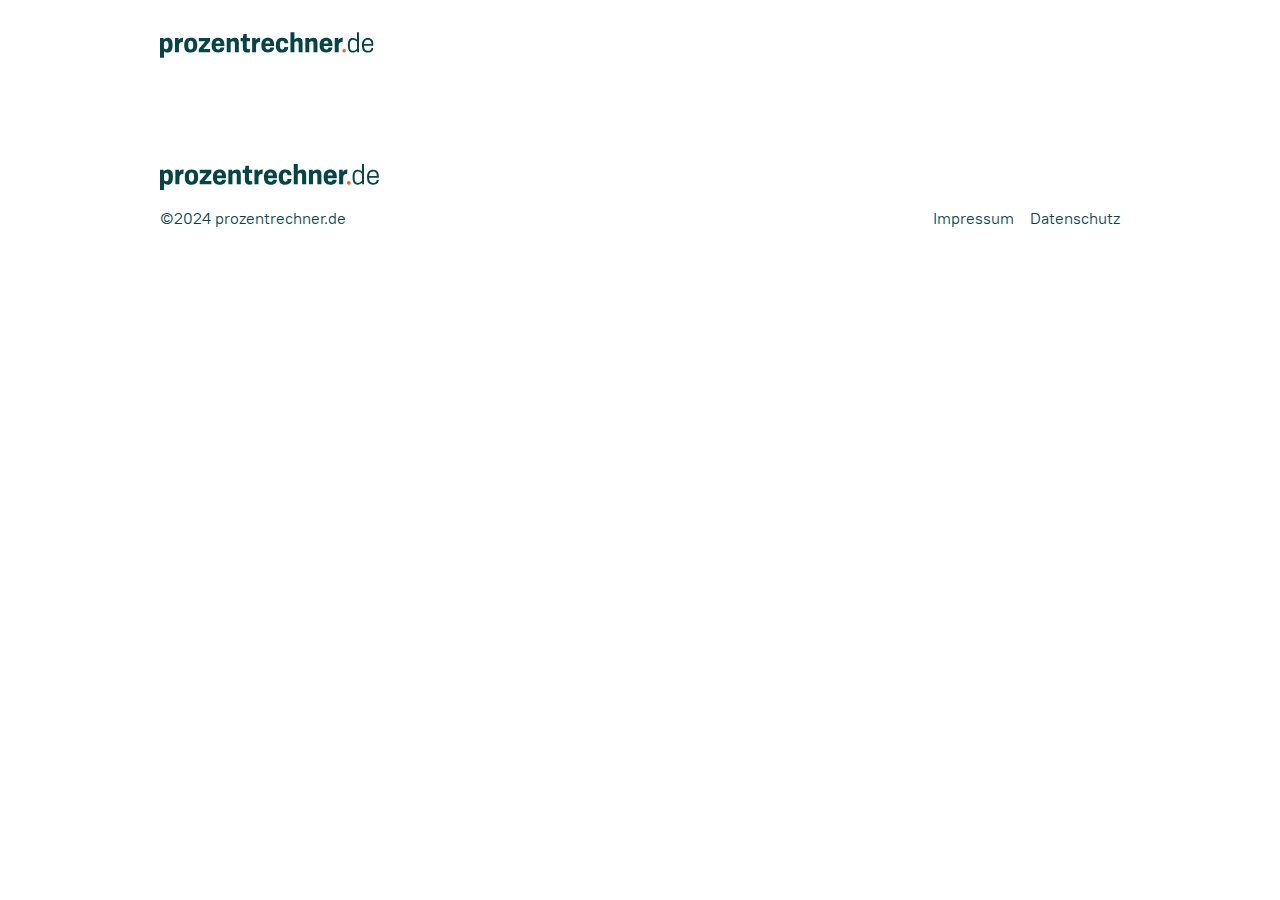
<file: kontakt/index.html>
<!DOCTYPE html lang="de-DE">

<html lang="de-DE">

<head>

    <meta charset="utf-8">
    <meta name="viewport" content="width=device-width,minimum-scale=1,initial-scale=1">
    <meta http-equiv="X-UA-Compatible" content="IE=edge">

    
    <script src="https://id.prozentrechner.de/impressum.js"></script>
    

    



    <title>prozentrechner.de</title>
    <meta name="description" content="prozentrechner.de">

    <link rel="alternate" type="application/rss+xml" title="prozentrechner.de" href="/feed.xml" />

    <link rel="apple-touch-icon" sizes="180x180" href="/assets/images/apple-touch-icon.png">
    <link rel="icon" type="image/png" sizes="32x32" href="/assets/images/favicon-32x32.png">
    <link rel="icon" type="image/png" sizes="16x16" href="/assets/images/favicon-16x16.png">
    <link rel="manifest" href="/assets/images/site.webmanifest">
    <link rel="mask-icon" href="/assets/images/safari-pinned-tab.svg" color="#5bbad5">
    <link rel="shortcut icon" href="/assets/images/favicon.ico">
    <meta name="msapplication-TileColor" content="#da532c">
    <meta name="msapplication-config" content="/assets/images/browserconfig.xml">
    <meta name="theme-color" content="#ffffff">

<!--    <script src="https://cdn.mathjax.org/mathjax/latest/MathJax.js?config=TeX-AMS-MML_HTMLorMML" type="text/javascript"></script>-->


    <meta name="robots" content="noindex,follow"/>

    <meta property="og:locale" content="de-DE" />
    <meta property="og:type" content="website" />
    <meta property="og:title" content="prozentrechner.de" />
    
    <meta property="og:url" content="prozentrechner.de" />
    <meta property="og:site_name" content="prozentrechner.de" />



    <meta name="twitter:card" content="summary" />
    <meta name="twitter:title" content="prozentrechner.de" />
    

    <link rel="canonical" href="https://www.prozentrechner.de/kontakt/">



    <link rel="alternate" hreflang="x-default" href="https://www.prozentrechner.de"/>
    <link rel="alternate" hreflang="de-DE" href="https://www.prozentrechner.de"/>
    <link rel="alternate" hreflang="de-AT" href="https://www.prozentrechner.at"/>



    <script type="application/ld+json">
            {
                "@context":"http://schema.org",
                "@type":"NewsArticle",
                "mainEntityOfPage":{
                "@type":"WebPage",
                "@id":"https://www.prozentrechner.de/kontakt/"
                },
                "headline":"",
                "image":{
                "@type":"ImageObject",
                "url":"https://www.prozentrechner.de/assets/images/logo.png",
                "width":295,
                "height":53
                },
                "datePublished":"",
                "dateModified":"",
                "author":{
                "@type":"Person",
                "name":"qmedia GmbH"
                },
                "publisher":{
                "@type":"Organization",
                "name":"qmedia GmbH",
                "logo":{
                    "@type":"ImageObject",
                    "url":"https://www.prozentrechner.de/assets/images/logo.png",
                    "width":295,
                    "height":53
                }
                },
                "description":""
            }
        </script>



    <link rel="stylesheet" href="/assets/styles/main.css">

</head>



<body class="c-Body" id="body">

<header class="c-Header" id="header">

    <div class="c-Header-container container">

        <a class="c-Header-logo c-Logo" href="/">

            <svg class="c-Logo-icon" viewBox="0 0 427 52"><use xlink:href="#IconLogoSite"/></svg>

        </a>

    </div>

</header>








<main class="c-Main" id="main">

    <div class="o-Band">

        <div class="o-Band-container container">

            <div class="c-Article">

                <div class="c-Article jsInsertImpressum"></div>


            </div>

        </div>

    </div>

</main>







<footer class="c-Footer" id="footer">

    <div class="c-Footer-container container">

        <a class="c-Footer-logo c-Logo" href="/">
            <svg class="c-Logo-icon" viewBox="0 0 362 43"><use xlink:href="#IconLogoSite"/></svg>
        </a>

    </div>

</footer>



<div class="c-Colophon">

    <div class="c-Colophon-container container t-HeightFix">

        <div class="c-Colophon-row row">

            <div class="c-Colophon-col col-12 col-5@md">

                <div class="c-Colophon-copy">&copy;2024 prozentrechner.de</div>

            </div>



            <div class="c-Colophon-col col-12 offset-auto@md col-auto@md">

                <ul class="c-Colophon-list">

                    <li class="c-Colophon-li">
                        <a class="c-Colophon-link" href="/impressum/">Impressum</a>
                    </li>

                    <li class="c-Colophon-li">
                        <a class="c-Colophon-link" href="/datenschutz/">Datenschutz</a>
                    </li>

                </ul>

            </div>

        </div>

    </div>

</div>



<svg xmlns="http://www.w3.org/2000/svg" hidden>

    

    <symbol id="IconLogoSite" viewBox="0 0 362 43">
        <title>prozentrechner</title>
        <desc>prozentrechner</desc>
        <path fill="#064545" fill-rule="evenodd" d="M345.786 22.77c.19 5.743 2.237 8.59 6.687 8.59 3.617 0 5.949-1.423 5.949-4.841h3.332c0 4.557-3.046 7.642-9.329 7.642-7.044 0-9.995-4.414-9.995-12.34 0-8.021 3.903-12.15 10.138-12.15 6.188 0 9.424 3.892 9.424 11.201v1.898h-16.206zm6.687-10.299c-4.022 0-6.354 2.492-6.664 7.357h12.851c-.166-4.557-1.904-7.357-6.187-7.357zm-18.272 18.605c-1.832 1.851-4.283 3.085-7.258 3.085-5.902 0-8.424-4.461-8.424-12.34 0-7.736 2.522-12.15 8.377-12.15 2.903 0 5.354 1.21 7.21 2.99-.047-.546-.071-1.116-.071-1.519V-.012h3.332v33.698h-2.951l-.215-2.61zm-.166-15.045c-1.571-1.757-4.046-3.512-6.711-3.512-4.331 0-5.474 3.986-5.474 9.397 0 5.505 1.095 9.397 5.474 9.397 2.665 0 5.14-1.756 6.711-3.512v-11.77zm-25.734.403c-3.665 0-5.331 2.397-5.331 6.241v11.011h-6.711V9.671h5.949l.31 3.773c.952-2.539 3.212-4.391 6.021-4.391.571 0 .999.048 1.499.119l-.595 7.262h-1.142zm-26.578 12.838c2.428 0 3.808-1.234 3.808-3.417h6.616c0 3.702-2.047 8.449-10.447 8.449-8.02 0-11.043-4.438-11.043-12.625 0-9.327 4.712-12.626 11.162-12.626 6.544 0 10.566 3.418 10.566 12.175v2.159h-14.921c.142 4.153 1.451 5.885 4.259 5.885zm3.951-10.109c-.119-3.228-1.238-5.078-3.951-5.078-2.546 0-3.998 1.566-4.236 5.078h8.187zm-25.426-.214c0-2.658-.833-3.915-2.832-3.915-1.475 0-3.07.83-4.283 1.851v16.801h-6.711V9.671h6.044l.286 2.562c1.951-1.755 4.736-3.132 7.472-3.132 4.879 0 6.735 2.99 6.735 7.594v16.991h-6.711V18.949zm-25.216 0c0-2.658-.833-3.915-2.832-3.915-1.476 0-3.07.83-4.284 1.851v16.801h-6.711V-.012h6.711v9.279c0 .783-.047 1.804-.119 2.729 1.928-1.637 4.593-2.895 7.211-2.895 4.95 0 6.735 2.99 6.735 7.594v16.991h-6.711V18.949zm-27.691 10.228c2.261 0 3.499-1.352 3.499-4.224h6.615c0 4.604-2.094 9.351-10.209 9.351-7.829 0-10.804-4.438-10.804-12.578 0-8.33 3.427-12.673 11.018-12.673 7.83 0 9.995 4.723 9.995 9.35h-6.615c0-2.847-1.286-4.223-3.546-4.223-2.928 0-4.046 2.23-4.046 7.427 0 5.435 1.285 7.57 4.093 7.57zm-24.435.095c2.427 0 3.807-1.234 3.807-3.417h6.616c0 3.702-2.046 8.449-10.447 8.449-8.02 0-11.042-4.438-11.042-12.625 0-9.327 4.712-12.626 11.161-12.626 6.544 0 10.566 3.418 10.566 12.175v2.159h-14.921c.143 4.153 1.452 5.885 4.26 5.885zm3.95-10.109c-.119-3.228-1.237-5.078-3.95-5.078-2.547 0-3.998 1.566-4.236 5.078h8.186zm-18.614-2.729c-3.665 0-5.331 2.397-5.331 6.241v11.011H156.2V9.671h5.95l.309 3.773c.952-2.539 3.213-4.391 6.021-4.391.571 0 .999.048 1.499.119l-.595 7.262h-1.142zm-20.799 17.774c-5.117 0-7.02-2.776-7.02-8.021v-11.13h-3.808V9.671h3.831l1.024-6.835h5.664v6.835h5.378v5.386h-5.378v10.3c0 2.515.452 3.227 2.879 3.227.881 0 1.809-.071 2.499-.166v5.268c-1.19.261-3.094.522-5.069.522zm-20.5-15.259c0-2.658-.833-3.915-2.832-3.915-1.475 0-3.069.83-4.283 1.851v16.801h-6.711V9.671h6.045l.285 2.562c1.952-1.755 4.736-3.132 7.473-3.132 4.878 0 6.734 2.99 6.734 7.594v16.991h-6.711V18.949zM98.581 29.272c2.428 0 3.808-1.234 3.808-3.417h6.616c0 3.702-2.047 8.449-10.447 8.449-8.02 0-11.043-4.438-11.043-12.625 0-9.327 4.712-12.626 11.162-12.626 6.544 0 10.566 3.418 10.566 12.175v2.159H94.322c.142 4.153 1.451 5.885 4.259 5.885zm3.951-10.109c-.119-3.228-1.238-5.078-3.951-5.078-2.546 0-3.998 1.566-4.235 5.078h8.186zm-36.896 9.374l11.233-13.385H65.755V9.671h19.134v5.149L73.585 28.204h11.423v5.482H65.636v-5.149zm-13.569 5.767c-8.091 0-11.018-4.486-11.018-12.555 0-8.092 3.213-12.696 11.113-12.696 8.068 0 10.995 4.486 10.995 12.554 0 8.069-3.237 12.697-11.09 12.697zm.072-20.172c-3.142 0-4.284 2.089-4.284 7.547s1.142 7.546 4.284 7.546c3.093 0 4.212-2.088 4.212-7.546s-1.095-7.547-4.212-7.547zm-14.712 2.302c-3.665 0-5.331 2.397-5.331 6.241v11.011h-6.711V9.671h5.95l.309 3.773c.952-2.539 3.213-4.391 6.021-4.391.571 0 .999.048 1.499.119l-.595 7.262h-1.142zM12.744 34.256c-2.332 0-4.403-.949-6.092-2.326.047.783.071 1.59.071 2.278v8.781H.012V9.671h5.854l.334 2.301c1.832-1.685 4.188-2.871 6.877-2.871 5.592 0 8.306 3.512 8.306 12.34 0 8.472-2.714 12.815-8.639 12.815zm-1.975-19.483c-1.381 0-2.856.712-4.046 1.685v10.56c1.19.925 2.618 1.59 3.974 1.59 2.832 0 3.808-2.278 3.808-6.953 0-4.557-1.071-6.882-3.736-6.882z"/>
        <path fill="#fc6025" fill-rule="evenodd" d="M312.26 34.208c1.69 0 2.999-1.305 2.999-2.966 0-1.685-1.309-2.966-2.999-2.966-1.689 0-2.998 1.281-2.998 2.966 0 1.661 1.309 2.966 2.998 2.966z"/>
    </symbol>






    

    <symbol id="IconFacebook" viewBox="0 0 15 28">
        <title>facebook</title>
        <desc>facebook</desc>
        <path d="M9.736 28.005V15.226h4.422l.662-4.98H9.736v-3.18c0-1.44.412-2.424 2.544-2.424l2.719-.002V.186c-.471-.061-2.084-.195-3.962-.195-3.919 0-6.603 2.319-6.603 6.582v3.673H.001v4.98h4.433v12.779h5.302z" />
    </symbol>

    <symbol id="IconTwitter" viewBox="0 0 27 22">
        <title>twitter</title>
        <desc>twitter</desc>
        <path d="M26.986 2.841c-.979.444-1.804.458-2.679.02 1.128-.687 1.18-1.171 1.587-2.469a10.833 10.833 0 0 1-3.47 1.35 5.414 5.414 0 0 0-3.986-1.754c-3.018 0-5.464 2.489-5.464 5.555 0 .435.048.858.141 1.267-4.541-.231-8.568-2.443-11.262-5.805a5.595 5.595 0 0 0-.74 2.793 5.58 5.58 0 0 0 2.43 4.623 5.353 5.353 0 0 1-2.473-.694l-.001.07c0 2.693 1.883 4.938 4.384 5.447a5.418 5.418 0 0 1-2.469.097c.696 2.205 2.714 3.811 5.104 3.856a10.856 10.856 0 0 1-8.089 2.3 15.291 15.291 0 0 0 8.376 2.496c10.05 0 15.545-8.466 15.545-15.806 0-.243-.004-.481-.015-.72 1.067-.781 2.349-1.511 3.081-2.626z" />
    </symbol>

    <symbol id="IconLinkedin" viewBox="0 0 24 23">
        <title>linkedin</title>
        <desc>linkedin</desc>
        <path d="M18.861 22.993v-8.298c0-2.086-.745-3.508-2.609-3.508-1.422 0-2.27.959-2.642 1.885-.136.332-.17.794-.17 1.259v8.662H8.291s.068-14.058 0-15.512h5.149v2.2c-.01.016-.024.033-.034.05h.034v-.05c.684-1.058 1.905-2.565 4.641-2.565 3.388 0 5.928 2.217 5.928 6.982v8.895h-5.148zM2.867 5.363h-.034c-1.727 0-2.845-1.192-2.845-2.681 0-1.523 1.152-2.68 2.913-2.68 1.762 0 2.846 1.157 2.879 2.68 0 1.489-1.117 2.681-2.913 2.681zm2.575 17.63H.293V7.481h5.149v15.512z" />
    </symbol>

    <symbol id="IconXing" viewBox="0 0 22 26">
        <title>xing</title>
        <desc>xing</desc>
        <path d="M21.913.807l-8.249 14.694a.023.023 0 0 0 0 .025l5.252 9.667c.105.209.107.421.008.581-.095.156-.27.241-.494.241h-3.723c-.571 0-.855-.383-1.041-.715l-5.294-9.785L16.664.704c.199-.363.441-.715.998-.715h3.764c.224 0 .4.085.495.239.1.159.097.371-.008.579zM4.293 18.223H.568a.548.548 0 0 1-.488-.256c-.098-.16-.103-.368 0-.576l3.96-7.039c.004-.007.004-.011 0-.021L1.52 5.938c-.105-.209-.119-.416-.021-.576.095-.156.284-.234.507-.234h3.727c.572 0 .853.37 1.038.704 0 0 2.546 4.475 2.562 4.499L5.31 17.498c-.19.345-.459.725-1.017.725z" />
    </symbol>






    

    <symbol id="IconOperatorEquals" width="47" height="20">
        <path fill-rule="evenodd" d="M45.609 3.672a1.535 1.535 0 0 1-.454-.003l-42.6.02a1.61 1.61 0 0 1-1.138-.477A1.625 1.625 0 0 1 1.499.925a1.607 1.607 0 0 1 1.008-.43l42.666-.03c.88-.12 1.692.499 1.812 1.386a1.615 1.615 0 0 1-1.376 1.821zM2.507 16.495l42.666-.03c.88-.12 1.692.499 1.812 1.386a1.617 1.617 0 0 1-1.376 1.822 1.57 1.57 0 0 1-.454-.004l-42.6.021a1.615 1.615 0 0 1-1.138-.478 1.623 1.623 0 0 1 .082-2.286c.277-.259.632-.41 1.008-.431z"/>
    </symbol>

    <symbol id="IconOperatorPlus" width="47" height="46">
        <path fill-rule="evenodd" d="M45.609 24.672a1.535 1.535 0 0 1-.454-.003l-19.69.01-.009 19.802a1.612 1.612 0 0 1-1.694 1.527 1.635 1.635 0 0 1-1.008-.431l-.018.076a1.63 1.63 0 0 1-.475-1.144l-.004-19.829-19.702.01a1.61 1.61 0 0 1-1.138-.478 1.623 1.623 0 0 1 .082-2.286c.277-.259.632-.41 1.008-.431l19.749-.014-.004-19.845A1.617 1.617 0 0 1 23.864.015c.89.001 1.612.727 1.612 1.622l-.009 19.842 19.706-.014c.88-.12 1.692.5 1.812 1.386a1.615 1.615 0 0 1-1.376 1.821z"/>
    </symbol>

    <symbol id="IconOperatorDivision" width="29" height="47">
        <path fill-rule="evenodd" d="M.81 45.587a1.63 1.63 0 0 1 .161-1.228L25.9 1.164a1.615 1.615 0 0 1 2.206-.598 1.616 1.616 0 0 1 .585 2.21L3.751 45.932a1.612 1.612 0 0 1-2.23.476 1.626 1.626 0 0 1-.657-.878l-.054.057z"/>
    </symbol>






    

    <symbol id="IconEnvelop" viewBox="0 0 24 20">
        <title>mail</title>
        <desc>mail</desc>
        <path d="M12 10L1.59.385C2.021.137 2.506.005 3 0h18c.494.005.979.137 1.41.385L12 10zm9 10c1.657 0 3-1.378 3-3.078V2.308L12.75 12.78a1.104 1.104 0 0 1-1.5 0L0 2.308v14.614C0 18.622 1.343 20 3 20h18z"/>
    </symbol>

    <symbol id="IconPrint" viewBox="0 0 26 26">
        <title>print</title>
        <desc>print</desc>
        <path d="M19.5 8.938h-13v-6.5A2.438 2.438 0 0 1 8.938 0h8.124A2.438 2.438 0 0 1 19.5 2.438v6.5zm6.5-.813v10.562a2.439 2.439 0 0 1-2.438 2.438h-1.625v2.437A2.438 2.438 0 0 1 19.5 26h-13a2.438 2.438 0 0 1-2.437-2.438v-2.437H2.438A2.439 2.439 0 0 1 0 18.687V8.125a2.438 2.438 0 0 1 2.438-2.437h1.625v5.687h17.874V5.688h1.625A2.438 2.438 0 0 1 26 8.125zm-7.313 8.937H7.313v5.688h11.374v-5.688z"/>
    </symbol>

    <symbol id="IconInputHint" viewBox="0 0 28 23">
        <path fill-rule="evenodd" d="M25.083 17.255h-8.916A1.159 1.159 0 0115 16.104a1.16 1.16 0 011.167-1.151h8.917a.58.58 0 00.583-.576V8.623a.581.581 0 00-.584-.576h-8.916A1.16 1.16 0 0115 6.896a1.16 1.16 0 011.167-1.151h8.916C26.691 5.745 28 7.036 28 8.623v5.754c0 1.587-1.309 2.878-2.917 2.878zm-19.25 0H2.917C1.309 17.255 0 15.964 0 14.377V8.623c0-1.587 1.309-2.878 2.917-2.878h2.916A1.16 1.16 0 017 6.896a1.16 1.16 0 01-1.167 1.151H2.917a.581.581 0 00-.584.576v5.754c0 .317.262.576.584.576h2.916A1.16 1.16 0 017 16.104c0 .637-.523 1.151-1.167 1.151zm4.667 5.756a1.16 1.16 0 01-1.167-1.152V1.14A1.16 1.16 0 0110.5-.011a1.16 1.16 0 011.167 1.151v20.719a1.16 1.16 0 01-1.167 1.152zM14 2.292H7A1.16 1.16 0 015.833 1.14 1.16 1.16 0 017-.011h7a1.16 1.16 0 011.167 1.151A1.16 1.16 0 0114 2.292zm0 20.719H7a1.16 1.16 0 01-1.167-1.152c0-.636.523-1.15 1.167-1.15h7c.644 0 1.167.514 1.167 1.15A1.16 1.16 0 0114 23.011z"/>
    </symbol>

</svg>




<script src="/assets/scripts/main.js" type="module"></script>


</body>

</html>
</file>
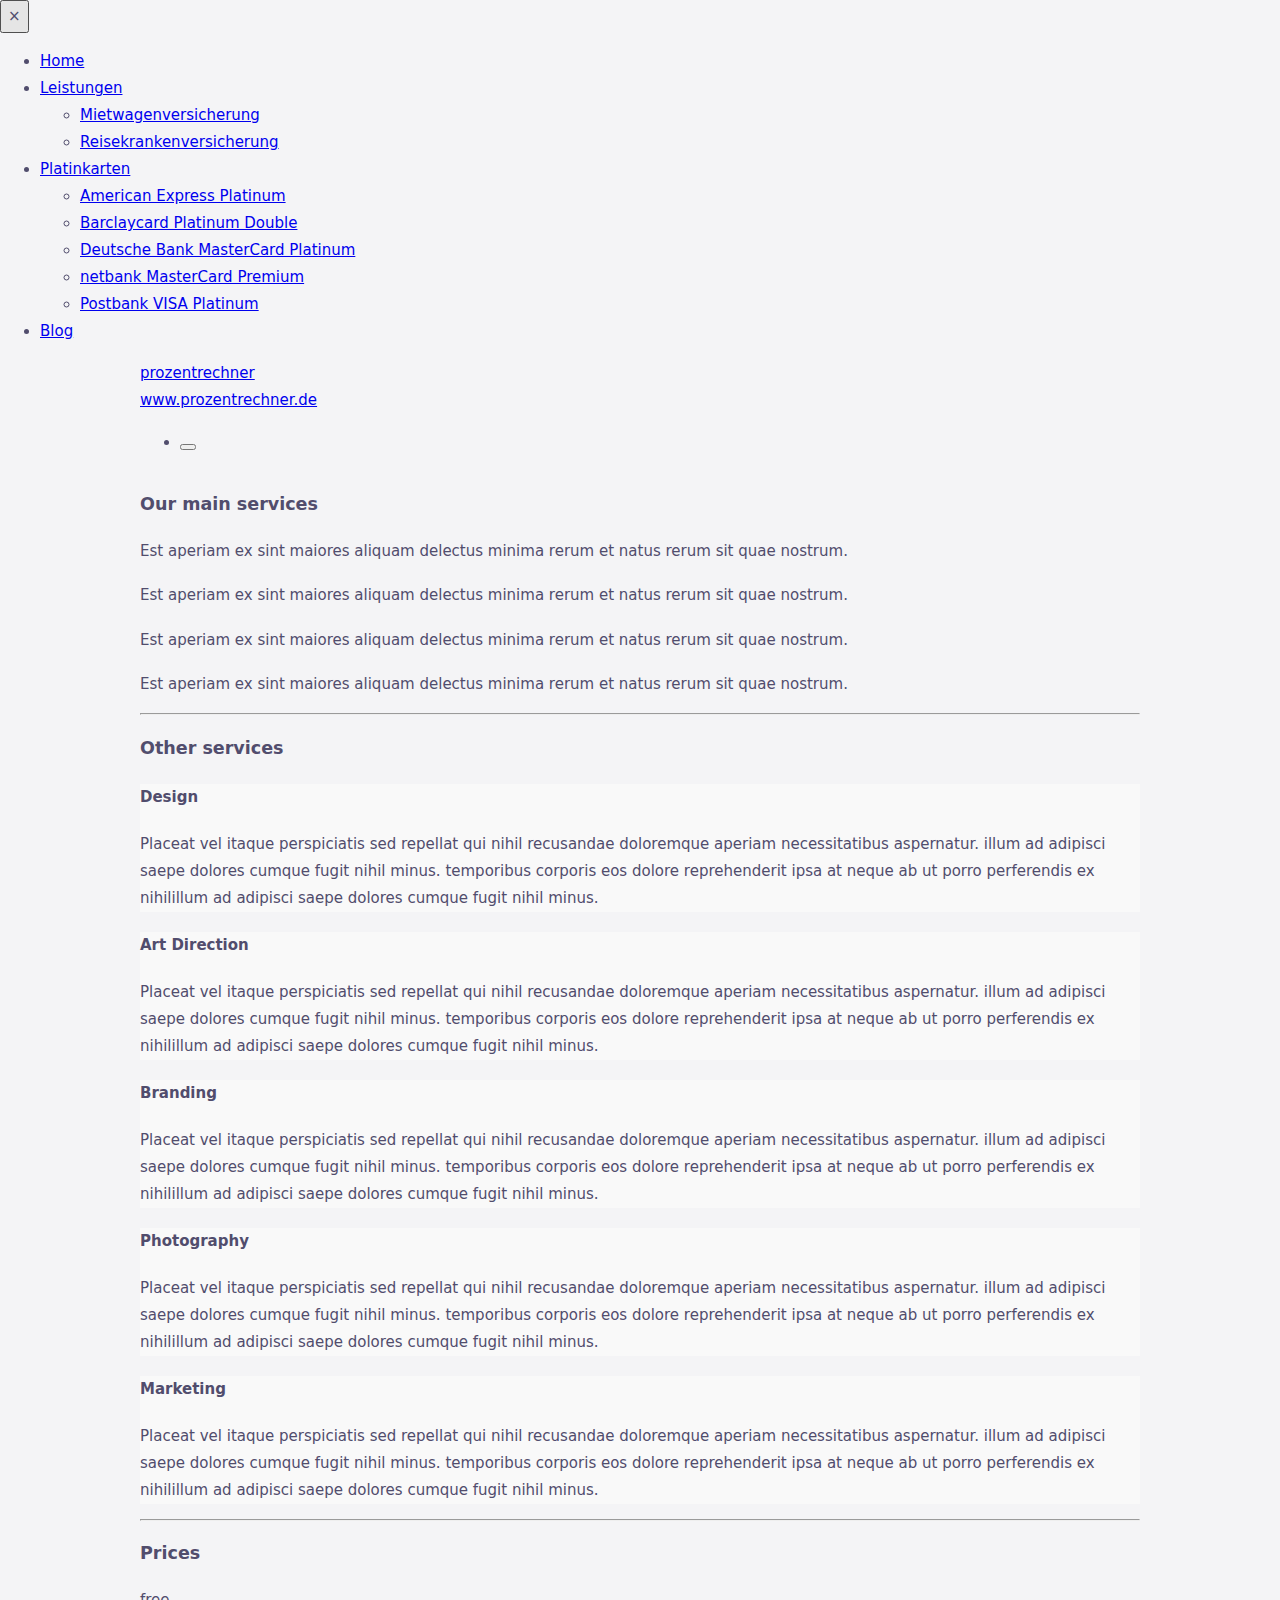
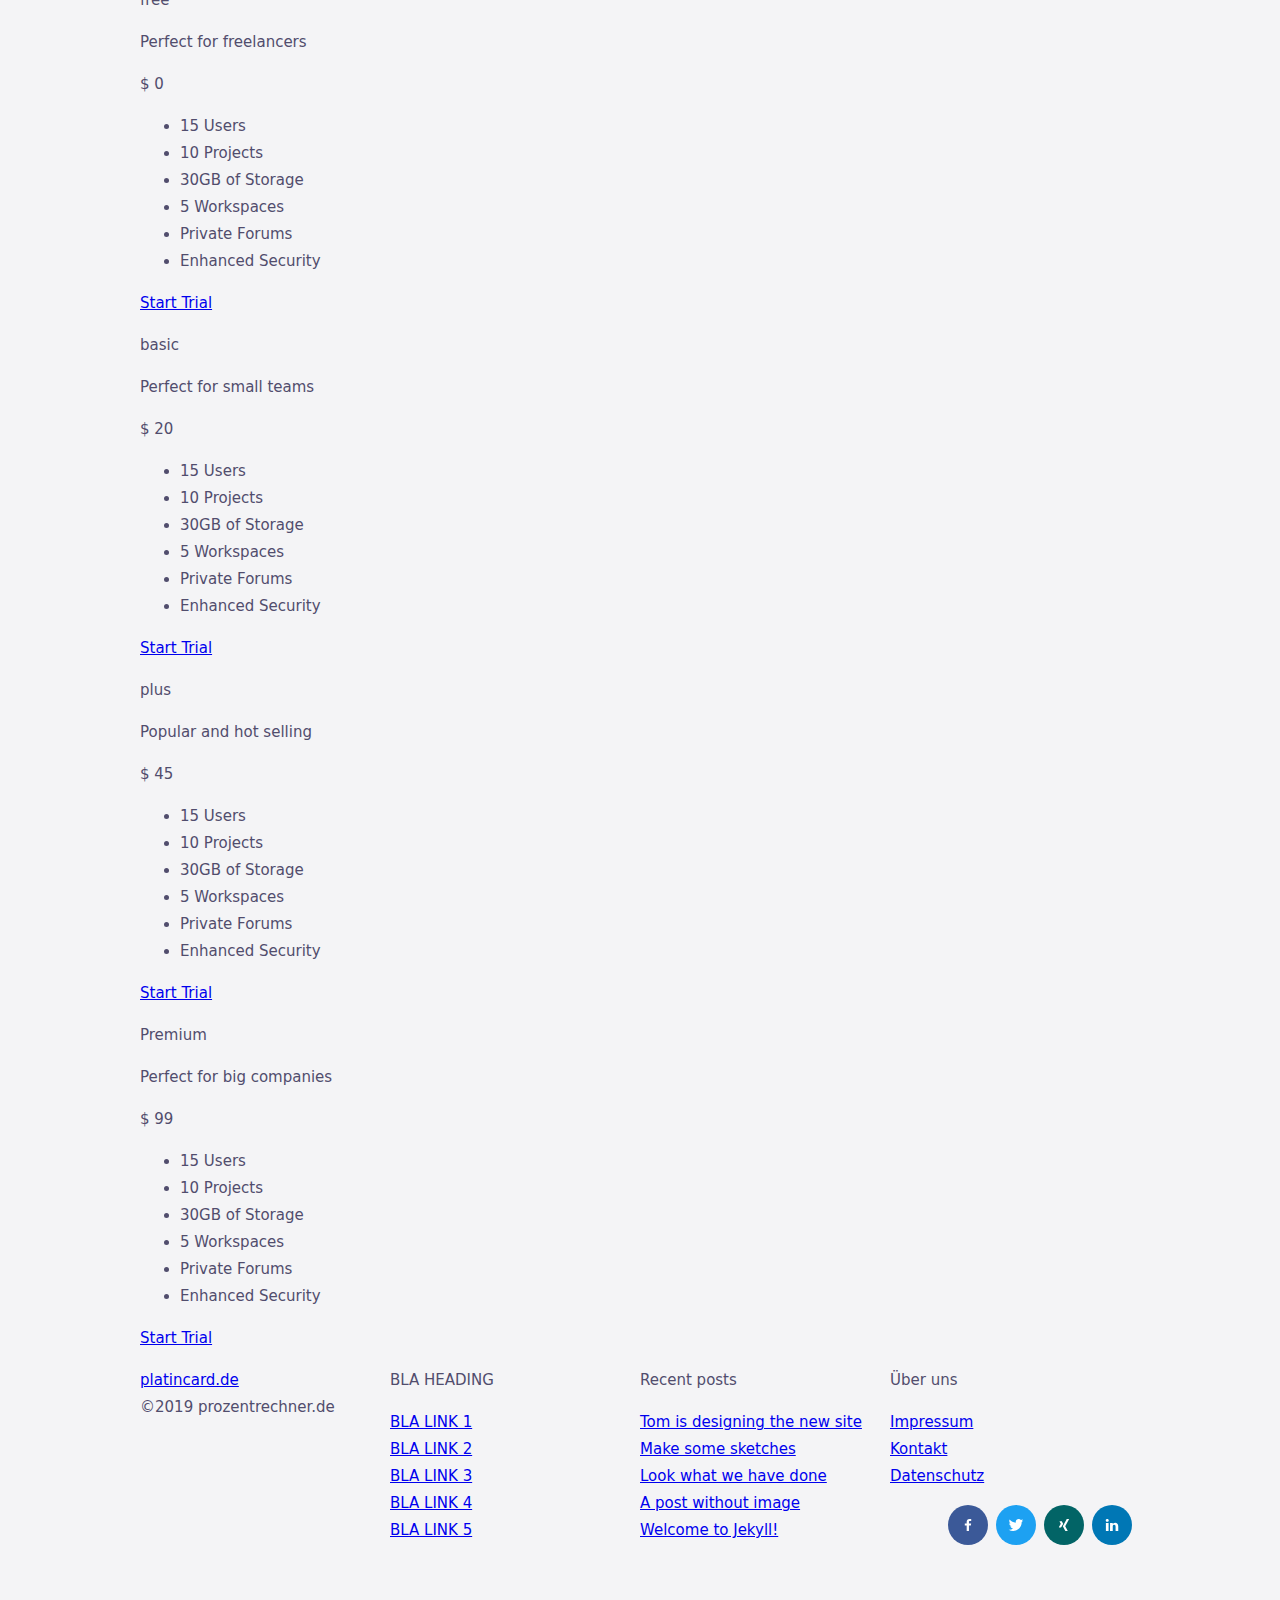
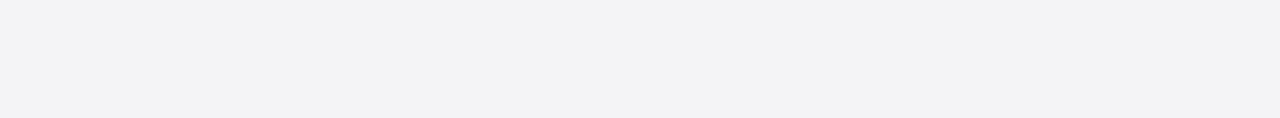
<file: content/services.html>
<!DOCTYPE html>
<html amp>

  <head>
  <meta charset="utf-8">
  <script async src="https://cdn.ampproject.org/v0.js"></script>
  <script async custom-element="amp-sidebar" src="https://cdn.ampproject.org/v0/amp-sidebar-0.1.js"></script>

  <script async custom-element="amp-analytics" src="https://cdn.ampproject.org/v0/amp-analytics-0.1.js"></script>
  <script async custom-element="amp-iframe" src="https://cdn.ampproject.org/v0/amp-iframe-0.1.js"></script>

  <meta name="viewport" content="width=device-width,minimum-scale=1,initial-scale=1">
  <meta http-equiv="X-UA-Compatible" content="IE=edge">

  <title>Services » prozentrechner.de </title>
  <meta name="description" content="            Our main services                                                                              Est aperiam ex sint maiores aliquam delectus minim...">

  <link rel="canonical" href="http://localhost:4001/content/services.html">
  <link rel="alternate" type="application/rss+xml" title="prozentrechner.de" href="http://localhost:4001/feed.xml" />

  <link rel="apple-touch-icon" sizes="180x180" href="/assets/images/apple-touch-icon.png">
  <link rel="icon" type="image/png" sizes="32x32" href="/assets/images/favicon-32x32.png">
  <link rel="icon" type="image/png" sizes="16x16" href="/assets/images/favicon-16x16.png">
  <link rel="manifest" href="/assets/images/site.webmanifest">
  <link rel="mask-icon" href="/assets/images/safari-pinned-tab.svg" color="#5bbad5">
  <link rel="shortcut icon" href="/assets/images/favicon.ico">
  <meta name="msapplication-TileColor" content="#da532c">
  <meta name="msapplication-config" content="/assets/images/browserconfig.xml">
  <meta name="theme-color" content="#ffffff">

  <style amp-custom>

    :root{--15:#f9f9fa;--25:#f4f4f6;--50:#eaeaed;--75:#e0dfe5;--100:#cbcad3;--200:#a8a6b6;--300:#858299;--400:#6b6883;--500:#514d6d;--700:#403d5a;--600:#4a4665;--800:#373450;--900:#27253e;--900-10:rgba(39,37,62,0.1);--accent:#00afff;--bg-overlay:rgba(0,175,255,0.02);--facebook:#3b5998;--green:#64ce83;--linkedin:#0077b5;--teal:#00bed4;--twitter:#1da1f2;--olive:#c5c300;--orange:#ff7932;--white:#fff;--white-80:rgba(255,255,255,0.8);--white-30:rgba(255,255,255,0.3);--red:#ff403d;--yellow:#ffb100;--xing:#026466}img,legend{border:0}legend,td,th{padding:0}html{font-family:sans-serif;-ms-text-size-adjust:100%;-webkit-text-size-adjust:100%}body{margin:0}article,aside,details,figcaption,figure,footer,header,hgroup,main,menu,nav,section,summary{display:block}audio,canvas,progress,video{display:inline-block;vertical-align:baseline}audio:not([controls]){display:none;height:0}[hidden],template{display:none}a{background-color:transparent}a:active,a:hover{outline:0}abbr[title]{border-bottom:1px dotted}dfn{font-style:italic}mark{background:#ff0;color:#000}small{font-size:80%}sub,sup{font-size:75%;line-height:0;position:relative;vertical-align:baseline}sup{top:-.5em}sub{bottom:-.25em}svg:not(:root){overflow:hidden}figure{margin:1em 40px}hr{box-sizing:content-box;height:0}pre,textarea{overflow:auto}code,kbd,pre,samp{font-family:monospace,monospace;font-size:1em}button,input,optgroup,select,textarea{color:inherit;font:inherit;margin:0}button{overflow:visible}button,select{text-transform:none}button,html input[type=button],input[type=reset],input[type=submit]{-webkit-appearance:button;cursor:pointer}button[disabled],html input[disabled]{cursor:default}button::-moz-focus-inner,input::-moz-focus-inner{border:0;padding:0}input{line-height:normal}input[type=checkbox],input[type=radio]{box-sizing:border-box;padding:0}input[type=number]::-webkit-inner-spin-button,input[type=number]::-webkit-outer-spin-button{height:auto}input[type=search]{-webkit-appearance:textfield;box-sizing:content-box}input[type=search]::-webkit-search-cancel-button,input[type=search]::-webkit-search-decoration{-webkit-appearance:none}fieldset{border:1px solid silver;margin:0 2px;padding:.35em .625em .75em}table{border-collapse:collapse;border-spacing:0}.hidden,[hidden]{display:none}.pure-img{max-width:100%;height:auto;display:block}.pure-g{text-rendering:optimizespeed;display:-webkit-box;display:-webkit-flex;display:-ms-flexbox;display:flex;-webkit-flex-flow:row wrap;-ms-flex-flow:row wrap;flex-flow:row wrap;-webkit-align-content:flex-start;-ms-flex-line-pack:start;align-content:flex-start}@media all and (-ms-high-contrast:none),(-ms-high-contrast:active){table .pure-g{display:block}}.opera-only:-o-prefocus,.pure-g{word-spacing:-.43em}@media screen and (min-width:0){.qm-sm-1-12,.qm-sm-10-12,.qm-sm-11-12,.qm-sm-12-12,.qm-sm-2-12,.qm-sm-3-12,.qm-sm-4-12,.qm-sm-5-12,.qm-sm-6-12,.qm-sm-7-12,.qm-sm-8-12,.qm-sm-9-12{display:inline-block;zoom:1;letter-spacing:normal;word-spacing:normal;vertical-align:top;text-rendering:auto}.qm-sm-1-12{width:8.3333%}.qm-sm-2-12{width:16.6667%}.qm-sm-3-12{width:25%}.qm-sm-4-12{width:33.3333%}.qm-sm-5-12{width:41.6667%}.qm-sm-6-12{width:50%}.qm-sm-7-12{width:58.3333%}.qm-sm-8-12{width:66.6667%}.qm-sm-9-12{width:75%}.qm-sm-10-12{width:83.3333%}.qm-sm-11-12{width:91.6667%}.qm-sm-12-12{width:100%}}@media screen and (min-width:30em){.qm-md-1-12,.qm-md-10-12,.qm-md-11-12,.qm-md-12-12,.qm-md-2-12,.qm-md-3-12,.qm-md-4-12,.qm-md-5-12,.qm-md-6-12,.qm-md-7-12,.qm-md-8-12,.qm-md-9-12{display:inline-block;zoom:1;letter-spacing:normal;word-spacing:normal;vertical-align:top;text-rendering:auto}.qm-md-1-12{width:8.3333%}.qm-md-2-12{width:16.6667%}.qm-md-3-12{width:25%}.qm-md-4-12{width:33.3333%}.qm-md-5-12{width:41.6667%}.qm-md-6-12{width:50%}.qm-md-7-12{width:58.3333%}.qm-md-8-12{width:66.6667%}.qm-md-9-12{width:75%}.qm-md-10-12{width:83.3333%}.qm-md-11-12{width:91.6667%}.qm-md-12-12{width:100%}}@media screen and (min-width:48em){.qm-lg-1-12,.qm-lg-10-12,.qm-lg-11-12,.qm-lg-12-12,.qm-lg-2-12,.qm-lg-3-12,.qm-lg-4-12,.qm-lg-5-12,.qm-lg-6-12,.qm-lg-7-12,.qm-lg-8-12,.qm-lg-9-12{display:inline-block;zoom:1;letter-spacing:normal;word-spacing:normal;vertical-align:top;text-rendering:auto}.qm-lg-1-12{width:8.3333%}.qm-lg-2-12{width:16.6667%}.qm-lg-3-12{width:25%}.qm-lg-4-12{width:33.3333%}.qm-lg-5-12{width:41.6667%}.qm-lg-6-12{width:50%}.qm-lg-7-12{width:58.3333%}.qm-lg-8-12{width:66.6667%}.qm-lg-9-12{width:75%}.qm-lg-10-12{width:83.3333%}.qm-lg-11-12{width:91.6667%}.qm-lg-12-12{width:100%}}@media screen and (min-width:64em){.qm-xl-1-12,.qm-xl-10-12,.qm-xl-11-12,.qm-xl-12-12,.qm-xl-2-12,.qm-xl-3-12,.qm-xl-4-12,.qm-xl-5-12,.qm-xl-6-12,.qm-xl-7-12,.qm-xl-8-12,.qm-xl-9-12{display:inline-block;zoom:1;letter-spacing:normal;word-spacing:normal;vertical-align:top;text-rendering:auto}.qm-xl-1-12{width:8.3333%}.qm-xl-2-12{width:16.6667%}.qm-xl-3-12{width:25%}.qm-xl-4-12{width:33.3333%}.qm-xl-5-12{width:41.6667%}.qm-xl-6-12{width:50%}.qm-xl-7-12{width:58.3333%}.qm-xl-8-12{width:66.6667%}.qm-xl-9-12{width:75%}.qm-xl-10-12{width:83.3333%}.qm-xl-11-12{width:91.6667%}.qm-xl-12-12{width:100%}}html{box-sizing:border-box}*,*::before,*::after{box-sizing:inherit}body{font:normal .9375em/1.8 -apple-system,system-ui,BlinkMacSystemFont,"Segoe UI",Roboto,"Helvetica Neue",Arial,sans-serif;color:var(--500);-webkit-font-smoothing:antialiased;-moz-osx-font-smoothing:grayscale;background-color:var(--25)}:focus{outline:0}.wrapper{margin:0 auto;max-width:62.5rem}

    .share-links{display:-webkit-box;display:-ms-flexbox;display:flex}a.share-link,button.share-link{position:relative;display:-webkit-box;display:-ms-flexbox;display:flex;-webkit-box-align:center;-ms-flex-align:center;align-items:center;-webkit-box-pack:center;-ms-flex-pack:center;justify-content:center;width:2.5rem;height:2.5rem;border:0;border-radius:50%;box-sizing:border-box;-moz-box-sizing:border-box;-webkit-box-sizing:border-box}a.share-link:hover,button.share-link:hover{background-color:var(--white)}.share-links .share-link:not(:last-child){margin-right:.5rem}button.share-link{padding:0}button.share-link:hover{cursor:pointer}.share-link svg{height:.75rem;width:1rem;fill:#fff}.share-link-facebook{background-color:var(--facebook)}.share-link-facebook:hover{border:1px solid var(--facebook)}.share-link-facebook:hover svg{fill:var(--facebook)}.share-link-facebook svg{width:.625rem}.share-link-twitter{background-color:var(--twitter)}.share-link-twitter:hover{border:1px solid var(--twitter)}.share-link-twitter:hover svg{fill:var(--twitter)}.share-link-xing{background-color:var(--xing)}.share-link-xing:hover{border:1px solid var(--xing)}.share-link-xing:hover svg{fill:var(--xing)}.share-link-linkedin{background-color:var(--linkedin)}.share-link-linkedin:hover{border:1px solid var(--linkedin)}.share-link-linkedin:hover svg{fill:var(--linkedin)}.share-link-mail,.share-link-print{background-color:var(--700)}.share-link-mail:hover,.share-link-print:hover{border:1px solid var(--700)}.share-link-mail:hover svg,.share-link-print:hover svg{fill:var(--700)}footer a.share-link-mail,footer button.share-link-print{display:none}footer .share-links{justify-content:flex-end}

    footer ul{list-style:none;padding-left:0}


  </style>

  <style amp-boilerplate>body{-webkit-animation:-amp-start 8s steps(1,end) 0s 1 normal both;-moz-animation:-amp-start 8s steps(1,end) 0s 1 normal both;-ms-animation:-amp-start 8s steps(1,end) 0s 1 normal both;animation:-amp-start 8s steps(1,end) 0s 1 normal both}@-webkit-keyframes -amp-start{from{visibility:hidden}to{visibility:visible}}@-moz-keyframes -amp-start{from{visibility:hidden}to{visibility:visible}}@-ms-keyframes -amp-start{from{visibility:hidden}to{visibility:visible}}@-o-keyframes -amp-start{from{visibility:hidden}to{visibility:visible}}@keyframes -amp-start{from{visibility:hidden}to{visibility:visible}}</style>
  <noscript>
    <style amp-boilerplate>body{-webkit-animation:none;-moz-animation:none;-ms-animation:none;animation:none}</style>
  </noscript>
</head>


  <body>
  <!--<div class="mobile-icon">-->
    <!--<ul class="burger-icon float-right">-->
        <!--<li>-->
            <!--<button on="tap:sidebar-right.toggle" class="ampstart-btn caps m2 menu-icon" type="button"></button>-->
        <!--</li>-->
    <!--</ul>-->
<!--</div>-->
<amp-sidebar id="sidebar-right" layout="nodisplay" side="right">
    <button on="tap:sidebar-right.close" class="ampstart-btn caps m2">&times;</button>
    <nav toolbar="(min-width: 784px)" toolbar-target="main-menu">
        <ul class="pure-menu-list pure-menu pure-menu-horizontal float-left">
            
            

            
            <li class="pure-menu-item ">
                <a class="pure-menu-link" href="http://localhost:4001/">Home</a>
            </li>
            
            
            

            
            <li class="pure-menu-item pure-menu-has-children pure-menu-allow-hover ">
                <a class="pure-menu-link" href="http://localhost:4001/leistungen/">Leistungen</a>
                <ul class="pure-menu-children">
                    
                    <li class="pure-menu-item ">
                        <a class="pure-menu-link" href="http://localhost:4001/mietwagenversicherung/">Mietwagenversicherung</a>
                    </li>
                    
                    <li class="pure-menu-item ">
                        <a class="pure-menu-link" href="http://localhost:4001/reisekrankenversicherung/">Reisekrankenversicherung</a>
                    </li>
                    
                </ul>
            </li>
            
            
            

            
            <li class="pure-menu-item pure-menu-has-children pure-menu-allow-hover ">
                <a class="pure-menu-link" href="http://localhost:4001/portfolio.html">Platinkarten</a>
                <ul class="pure-menu-children">
                    
                    <li class="pure-menu-item ">
                        <a class="pure-menu-link" href="http://localhost:4001/american-express/">American Express Platinum</a>
                    </li>
                    
                    <li class="pure-menu-item ">
                        <a class="pure-menu-link" href="http://localhost:4001/barclaycard/">Barclaycard Platinum Double</a>
                    </li>
                    
                    <li class="pure-menu-item ">
                        <a class="pure-menu-link" href="http://localhost:4001/deutsche-bank/">Deutsche Bank MasterCard Platinum</a>
                    </li>
                    
                    <li class="pure-menu-item ">
                        <a class="pure-menu-link" href="http://localhost:4001/netbank/">netbank MasterCard Premium</a>
                    </li>
                    
                    <li class="pure-menu-item ">
                        <a class="pure-menu-link" href="http://localhost:4001/postbank/">Postbank VISA Platinum</a>
                    </li>
                    
                </ul>
            </li>
            
            
            

            
            <li class="pure-menu-item ">
                <a class="pure-menu-link" href="http://localhost:4001/blog/">Blog</a>
            </li>
            
            
        </ul>
    </nav>
</amp-sidebar>
<!--<div id="target-element">-->
<!--</div>-->
    <div class="wrapper">
      <div class="wrapper">
    <div class="pure-g">
        <div class="qm-sm-12-12">
            <div class="toprow">
                <div class="logo">
                    <a href="/" class="brand-line">prozentrechner</a><br>
                    <a href="/" class="tag-line">www.prozentrechner.de</a>
                </div>
            </div>

            <div class="mobile-icon">
                <ul class="burger-icon float-right">
                    <li>
                        <button on="tap:sidebar-right.toggle" class="ampstart-btn caps m2 menu-icon" type="button"></button>
                    </li>
                </ul>
            </div>
        </div>
    </div>
</div>
<div id="main-menu">
</div>


      <article id='main' role='main'>
        <div class='full'>
  <div class='row'>
    <div class='large-12 columns'>
      <h3>Our main services</h3>
      <div class='spacing'></div>
    </div>
  </div>
  <div class='row'>
    
      <div class='medium-3 large-3 columns'>
        <div class='fadein mod modIconText' data-delay='200'>
          <div class='icon-text-circle'>
            <i class='fa fa-flask'></i>
            <h3></h3>
            <p>Est aperiam ex sint maiores aliquam delectus minima rerum et natus rerum sit quae nostrum.</p>
          </div>
          <div class='two spacing'></div>
        </div>
      </div>
    
      <div class='medium-3 large-3 columns'>
        <div class='fadein mod modIconText' data-delay='400'>
          <div class='icon-text-circle'>
            <i class='fa fa-paper-plane-o'></i>
            <h3></h3>
            <p>Est aperiam ex sint maiores aliquam delectus minima rerum et natus rerum sit quae nostrum.</p>
          </div>
          <div class='two spacing'></div>
        </div>
      </div>
    
      <div class='medium-3 large-3 columns'>
        <div class='fadein mod modIconText' data-delay='600'>
          <div class='icon-text-circle'>
            <i class='fa fa-tablet'></i>
            <h3></h3>
            <p>Est aperiam ex sint maiores aliquam delectus minima rerum et natus rerum sit quae nostrum.</p>
          </div>
          <div class='two spacing'></div>
        </div>
      </div>
    
      <div class='medium-3 large-3 columns'>
        <div class='fadein mod modIconText' data-delay='800'>
          <div class='icon-text-circle'>
            <i class='fa fa-comments-o'></i>
            <h3></h3>
            <p>Est aperiam ex sint maiores aliquam delectus minima rerum et natus rerum sit quae nostrum.</p>
          </div>
          <div class='two spacing'></div>
        </div>
      </div>
    
  </div>
  <hr>
  <div class='two spacing'></div>
  <div class='row'>
    <div class='large-12 columns'>
      <h3>Other services</h3>
      <div class='spacing'></div>
    </div>
  </div>
  <div class='row'>
    <div class='large-12 columns'>
      <div class='mod modBoxedTextSlider'>
        <div class='boxes'>
          
            <div class='box' style='background: #f9f9f9;'>
              <i class='fa fa-trophy'></i>
              <h4>Design</h4>
              <p>Placeat vel itaque perspiciatis sed repellat qui nihil recusandae doloremque aperiam necessitatibus aspernatur. illum ad adipisci saepe dolores cumque fugit nihil minus. temporibus corporis eos dolore reprehenderit ipsa at neque ab ut porro perferendis ex nihilillum ad adipisci saepe dolores cumque fugit nihil minus.</p>
            </div>
          
            <div class='box' style='background: #f9f9f9;'>
              <i class='fa fa-compass'></i>
              <h4>Art Direction</h4>
              <p>Placeat vel itaque perspiciatis sed repellat qui nihil recusandae doloremque aperiam necessitatibus aspernatur. illum ad adipisci saepe dolores cumque fugit nihil minus. temporibus corporis eos dolore reprehenderit ipsa at neque ab ut porro perferendis ex nihilillum ad adipisci saepe dolores cumque fugit nihil minus.</p>
            </div>
          
            <div class='box' style='background: #f9f9f9;'>
              <i class='fa fa-star-half-empty'></i>
              <h4>Branding</h4>
              <p>Placeat vel itaque perspiciatis sed repellat qui nihil recusandae doloremque aperiam necessitatibus aspernatur. illum ad adipisci saepe dolores cumque fugit nihil minus. temporibus corporis eos dolore reprehenderit ipsa at neque ab ut porro perferendis ex nihilillum ad adipisci saepe dolores cumque fugit nihil minus.</p>
            </div>
          
            <div class='box' style='background: #f9f9f9;'>
              <i class='fa fa-image'></i>
              <h4>Photography</h4>
              <p>Placeat vel itaque perspiciatis sed repellat qui nihil recusandae doloremque aperiam necessitatibus aspernatur. illum ad adipisci saepe dolores cumque fugit nihil minus. temporibus corporis eos dolore reprehenderit ipsa at neque ab ut porro perferendis ex nihilillum ad adipisci saepe dolores cumque fugit nihil minus.</p>
            </div>
          
            <div class='box' style='background: #f9f9f9;'>
              <i class='fa fa-dot-circle-o'></i>
              <h4>Marketing</h4>
              <p>Placeat vel itaque perspiciatis sed repellat qui nihil recusandae doloremque aperiam necessitatibus aspernatur. illum ad adipisci saepe dolores cumque fugit nihil minus. temporibus corporis eos dolore reprehenderit ipsa at neque ab ut porro perferendis ex nihilillum ad adipisci saepe dolores cumque fugit nihil minus.</p>
            </div>
          
        </div>
      </div>
    </div>
  </div>
  <div class='spacing'></div>
  <hr>
  <div class='two spacing'></div>
  <div class='row'>
    <div class='large-12 columns'>
      <h3>Prices</h3>
      <div class='spacing'></div>
    </div>
  </div>
  <div class='row'>
    
      <div class='medium-6 large-3 columns'>
        <div class='mod modPriceBox '>
          <div class='info'>
            <p class='level'>free</p>
            <p class='desc'>Perfect for freelancers</p>
            <p class='price'>
              <span class='dollar'>$</span>
              <span class='number'>0</span>
            </p>
          </div>
          <div class='features'>
            <ul>
              
                <li class="">15 Users</li>
              
                <li class="even">10 Projects</li>
              
                <li class="">30GB of Storage</li>
              
                <li class="even">5 Workspaces</li>
              
                <li class="">Private Forums</li>
              
                <li class="even">Enhanced Security</li>
              
            </ul>
          </div>
          <p class='start'>
            <a class='button small' href='http://themeforest.net/user/honryou/portfolio?ref=honryou'>Start Trial</a>
          </p>
        </div>
      </div>
    
      <div class='medium-6 large-3 columns'>
        <div class='mod modPriceBox '>
          <div class='info'>
            <p class='level'>basic</p>
            <p class='desc'>Perfect for small teams</p>
            <p class='price'>
              <span class='dollar'>$</span>
              <span class='number'>20</span>
            </p>
          </div>
          <div class='features'>
            <ul>
              
                <li class="">15 Users</li>
              
                <li class="even">10 Projects</li>
              
                <li class="">30GB of Storage</li>
              
                <li class="even">5 Workspaces</li>
              
                <li class="">Private Forums</li>
              
                <li class="even">Enhanced Security</li>
              
            </ul>
          </div>
          <p class='start'>
            <a class='button small' href='http://themeforest.net/user/honryou/portfolio?ref=honryou'>Start Trial</a>
          </p>
        </div>
      </div>
    
      <div class='medium-6 large-3 columns'>
        <div class='mod modPriceBox featured'>
          <div class='info'>
            <p class='level'>plus</p>
            <p class='desc'>Popular and hot selling</p>
            <p class='price'>
              <span class='dollar'>$</span>
              <span class='number'>45</span>
            </p>
          </div>
          <div class='features'>
            <ul>
              
                <li class="">15 Users</li>
              
                <li class="even">10 Projects</li>
              
                <li class="">30GB of Storage</li>
              
                <li class="even">5 Workspaces</li>
              
                <li class="">Private Forums</li>
              
                <li class="even">Enhanced Security</li>
              
            </ul>
          </div>
          <p class='start'>
            <a class='button small' href='http://themeforest.net/user/honryou/portfolio?ref=honryou'>Start Trial</a>
          </p>
        </div>
      </div>
    
      <div class='medium-6 large-3 columns'>
        <div class='mod modPriceBox '>
          <div class='info'>
            <p class='level'>Premium</p>
            <p class='desc'>Perfect for big companies</p>
            <p class='price'>
              <span class='dollar'>$</span>
              <span class='number'>99</span>
            </p>
          </div>
          <div class='features'>
            <ul>
              
                <li class="">15 Users</li>
              
                <li class="even">10 Projects</li>
              
                <li class="">30GB of Storage</li>
              
                <li class="even">5 Workspaces</li>
              
                <li class="">Private Forums</li>
              
                <li class="even">Enhanced Security</li>
              
            </ul>
          </div>
          <p class='start'>
            <a class='button small' href='http://themeforest.net/user/honryou/portfolio?ref=honryou'>Start Trial</a>
          </p>
        </div>
      </div>
    
  </div>
  <div class='two spacing'></div>
</div>

      </article>

      <footer class="pure-g">
  <div class="qm-lg-3-12">
    <div class="footer-headline">
      <a href='index.html'>
        platincard.de
        <!--<img alt="" src="http://localhost:4001/images/logo-grey.png" />-->
      </a>
    </div>
    <div class="footer-copyright">&copy;2019 prozentrechner.de</div>
  </div>
  <div class="qm-lg-3-12">
    <div class="links">
      <div class="footer-headline">BLA HEADING</div>
      <ul>
        <li><a href="#">BLA LINK 1</a></li>
        <li><a href="#">BLA LINK 2</a></li>
        <li><a href="#">BLA LINK 3</a></li>
        <li><a href="#">BLA LINK 4</a></li>
        <li><a href="#">BLA LINK 5</a></li>
      </ul>
    </div>
  </div>
  <div class="qm-lg-3-12">
    <div class="links">
      <div class="footer-headline">Recent posts</div>
      <ul>
        
          <li><a href="/design/2015/05/06/tom-is-designing-the-new-site.html">Tom is designing the new site</a></li>
        
          <li><a href="/logo%20design/tricks%20and%20tips/2015/05/04/make-some-sketches.html">Make some sketches</a></li>
        
          <li><a href="/illustrations/photography/2015/05/03/look-what-we-have-done.html">Look what we have done</a></li>
        
          <li><a href="/web%20design/web%20development/2015/05/03/a-post-without-image.html">A post without image</a></li>
        
          <li><a href="/jekyll/update/2015/05/02/welcome-to-jekyll.html">Welcome to Jekyll!</a></li>
        
      </ul>
    </div>
  </div>
  <div class="qm-lg-3-12">
    <div class="footer-headline">Über uns</div>
    <ul>
      <li><a href="/impressum/">Impressum</a></li>
      <li><a href="/kontakt/">Kontakt</a></li>
      <li><a href="/datenschutz/">Datenschutz</a></li>
    </ul>

    <div class="share-links hide-for-print">
    <a class="share-link share-link-facebook" target="_blank" rel="nofollow noopener" href="https://www.facebook.com/sharer/sharer.php?u=<?= get_the_permalink(); ?>"><svg><use xlink:href="#facebook" /></svg></a>
    <a class="share-link share-link-twitter" target="_blank" rel="nofollow noopener" href="https://twitter.com/intent/tweet?url=<?= get_the_permalink(); ?>&amp;text=<?= get_the_title(); ?>"><svg><use xlink:href="#twitter" /></svg></a>
    <a class="share-link share-link-xing" target="_blank" rel="nofollow noopener" href="https://www.xing.com/spi/shares/new?url=<?= get_the_permalink(); ?>"><svg><use xlink:href="#xing" /></svg></a>
    <a class="share-link share-link-linkedin" target="_blank" rel="nofollow noopener" href="https://www.linkedin.com/shareArticle?mini=true&url=<?= get_the_permalink(); ?>&title=<?= get_the_title(); ?>&summary=<?= wp_strip_all_tags(get_the_excerpt()); ?>&source=<?= get_bloginfo( 'name' ); ?>"><svg><use xlink:href="#linkedin" /></svg></a>
    <a class="share-link share-link-mail" href="mailto:?subject=<?= get_the_title(); ?>&body=<?= get_the_permalink(); ?>"><svg><use xlink:href="#mail" /></svg></a>
    <button class="share-link share-link-print" on="tap:AMP.print"><svg><use xlink:href="#print" /></svg></button>
</div>

  </div>
</footer>

<div class="inline-svg">
    <svg xmlns="http://www.w3.org/2000/svg">

        <!-- social icon -->
        <symbol id="facebook" viewBox="0 0 15 28">
            <title>facebook</title>
            <desc>facebook</desc>
            <path d="M9.736 28.005V15.226h4.422l.662-4.98H9.736v-3.18c0-1.44.412-2.424 2.544-2.424l2.719-.002V.186c-.471-.061-2.084-.195-3.962-.195-3.919 0-6.603 2.319-6.603 6.582v3.673H.001v4.98h4.433v12.779h5.302z" />
        </symbol>

        <symbol id="twitter" viewBox="0 0 27 22">
            <title>twitter</title>
            <desc>twitter</desc>
            <path d="M26.986 2.841c-.979.444-1.804.458-2.679.02 1.128-.687 1.18-1.171 1.587-2.469a10.833 10.833 0 0 1-3.47 1.35 5.414 5.414 0 0 0-3.986-1.754c-3.018 0-5.464 2.489-5.464 5.555 0 .435.048.858.141 1.267-4.541-.231-8.568-2.443-11.262-5.805a5.595 5.595 0 0 0-.74 2.793 5.58 5.58 0 0 0 2.43 4.623 5.353 5.353 0 0 1-2.473-.694l-.001.07c0 2.693 1.883 4.938 4.384 5.447a5.418 5.418 0 0 1-2.469.097c.696 2.205 2.714 3.811 5.104 3.856a10.856 10.856 0 0 1-8.089 2.3 15.291 15.291 0 0 0 8.376 2.496c10.05 0 15.545-8.466 15.545-15.806 0-.243-.004-.481-.015-.72 1.067-.781 2.349-1.511 3.081-2.626z" />
        </symbol>

        <symbol id="linkedin" viewBox="0 0 24 23">
            <title>linkedin</title>
            <desc>linkedin</desc>
            <path d="M18.861 22.993v-8.298c0-2.086-.745-3.508-2.609-3.508-1.422 0-2.27.959-2.642 1.885-.136.332-.17.794-.17 1.259v8.662H8.291s.068-14.058 0-15.512h5.149v2.2c-.01.016-.024.033-.034.05h.034v-.05c.684-1.058 1.905-2.565 4.641-2.565 3.388 0 5.928 2.217 5.928 6.982v8.895h-5.148zM2.867 5.363h-.034c-1.727 0-2.845-1.192-2.845-2.681 0-1.523 1.152-2.68 2.913-2.68 1.762 0 2.846 1.157 2.879 2.68 0 1.489-1.117 2.681-2.913 2.681zm2.575 17.63H.293V7.481h5.149v15.512z" />
        </symbol>

        <symbol id="xing" viewBox="0 0 22 26">
            <title>xing</title>
            <desc>xing</desc>
            <path d="M21.913.807l-8.249 14.694a.023.023 0 0 0 0 .025l5.252 9.667c.105.209.107.421.008.581-.095.156-.27.241-.494.241h-3.723c-.571 0-.855-.383-1.041-.715l-5.294-9.785L16.664.704c.199-.363.441-.715.998-.715h3.764c.224 0 .4.085.495.239.1.159.097.371-.008.579zM4.293 18.223H.568a.548.548 0 0 1-.488-.256c-.098-.16-.103-.368 0-.576l3.96-7.039c.004-.007.004-.011 0-.021L1.52 5.938c-.105-.209-.119-.416-.021-.576.095-.156.284-.234.507-.234h3.727c.572 0 .853.37 1.038.704 0 0 2.546 4.475 2.562 4.499L5.31 17.498c-.19.345-.459.725-1.017.725z" />
        </symbol>

        <symbol id="mail" viewBox="0 0 24 20">
            <title>mail</title>
            <desc>mail</desc>
            <path d="M12 10L1.59.385C2.021.137 2.506.005 3 0h18c.494.005.979.137 1.41.385L12 10zm9 10c1.657 0 3-1.378 3-3.078V2.308L12.75 12.78a1.104 1.104 0 0 1-1.5 0L0 2.308v14.614C0 18.622 1.343 20 3 20h18z"/>
        </symbol>

        <symbol id="print" viewBox="0 0 26 26">
            <title>print</title>
            <desc>print</desc>
            <path d="M19.5 8.938h-13v-6.5A2.438 2.438 0 0 1 8.938 0h8.124A2.438 2.438 0 0 1 19.5 2.438v6.5zm6.5-.813v10.562a2.439 2.439 0 0 1-2.438 2.438h-1.625v2.437A2.438 2.438 0 0 1 19.5 26h-13a2.438 2.438 0 0 1-2.437-2.438v-2.437H2.438A2.439 2.439 0 0 1 0 18.687V8.125a2.438 2.438 0 0 1 2.438-2.437h1.625v5.687h17.874V5.688h1.625A2.438 2.438 0 0 1 26 8.125zm-7.313 8.937H7.313v5.688h11.374v-5.688z"/>
        </symbol>
        <!-- end social icon -->
    </svg>
</div>


<!--<amp-analytics type="googleanalytics">-->
  <!--<script type="application/json">-->
    <!--{-->
      <!--"vars": {-->
        <!--"account": "UA-72246105-1"-->
      <!--},-->
      <!--"triggers": {-->
        <!--"trackPageview": {-->
          <!--"on": "visible",-->
          <!--"request": "pageview"-->
        <!--},-->
        <!--"outboundLinks": {-->
          <!--"on": "click",-->
          <!--"selector": "a",-->
          <!--"request": "event",-->
          <!--"vars": {-->
            <!--"eventCategory": "outbound",-->
            <!--"eventAction": "Zur Bank Link",-->
            <!--"eventLabel": "${outboundLink}"-->
          <!--}-->
        <!--}-->
      <!--}-->
    <!--}-->
  <!--</script>-->
<!--</amp-analytics>-->

    </div>



  </body>
</html>
</file>
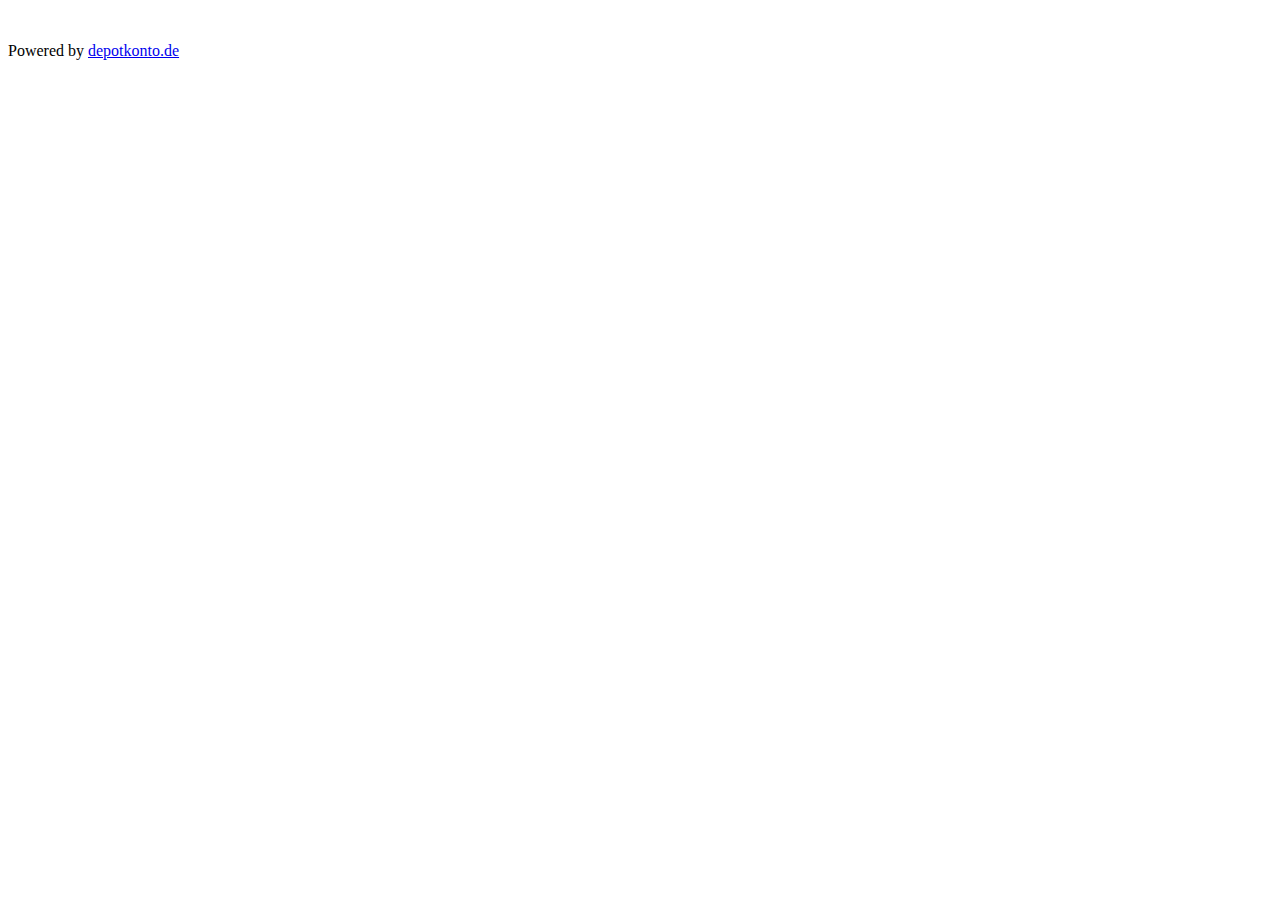
<file: content/zinsrechner.html>
<html>
<head>
    <title></title>
</head>
<body>

<div id="DEPOTzins">
    <script>
        var DEPOTzinsBrand = "depotkonto.de";
        var DEPOTzinsBrandColor = "#364570";
    </script><br />
    <script src="//qcdn.de/calc/DEPOT/zins/zins.js"></script></p>
    <div class="DEPOTzinsLink">Powered by <a id="DEPOTzinsLink" href="https://www.depotkonto.de">depotkonto.de</a></div>
</div>

<script>
    window.parent.postMessage({
        sentinel: 'amp',
        type: 'embed-size',
        height: document.body.scrollHeight
    }, '*');
</script>

</body>
</html>
</file>
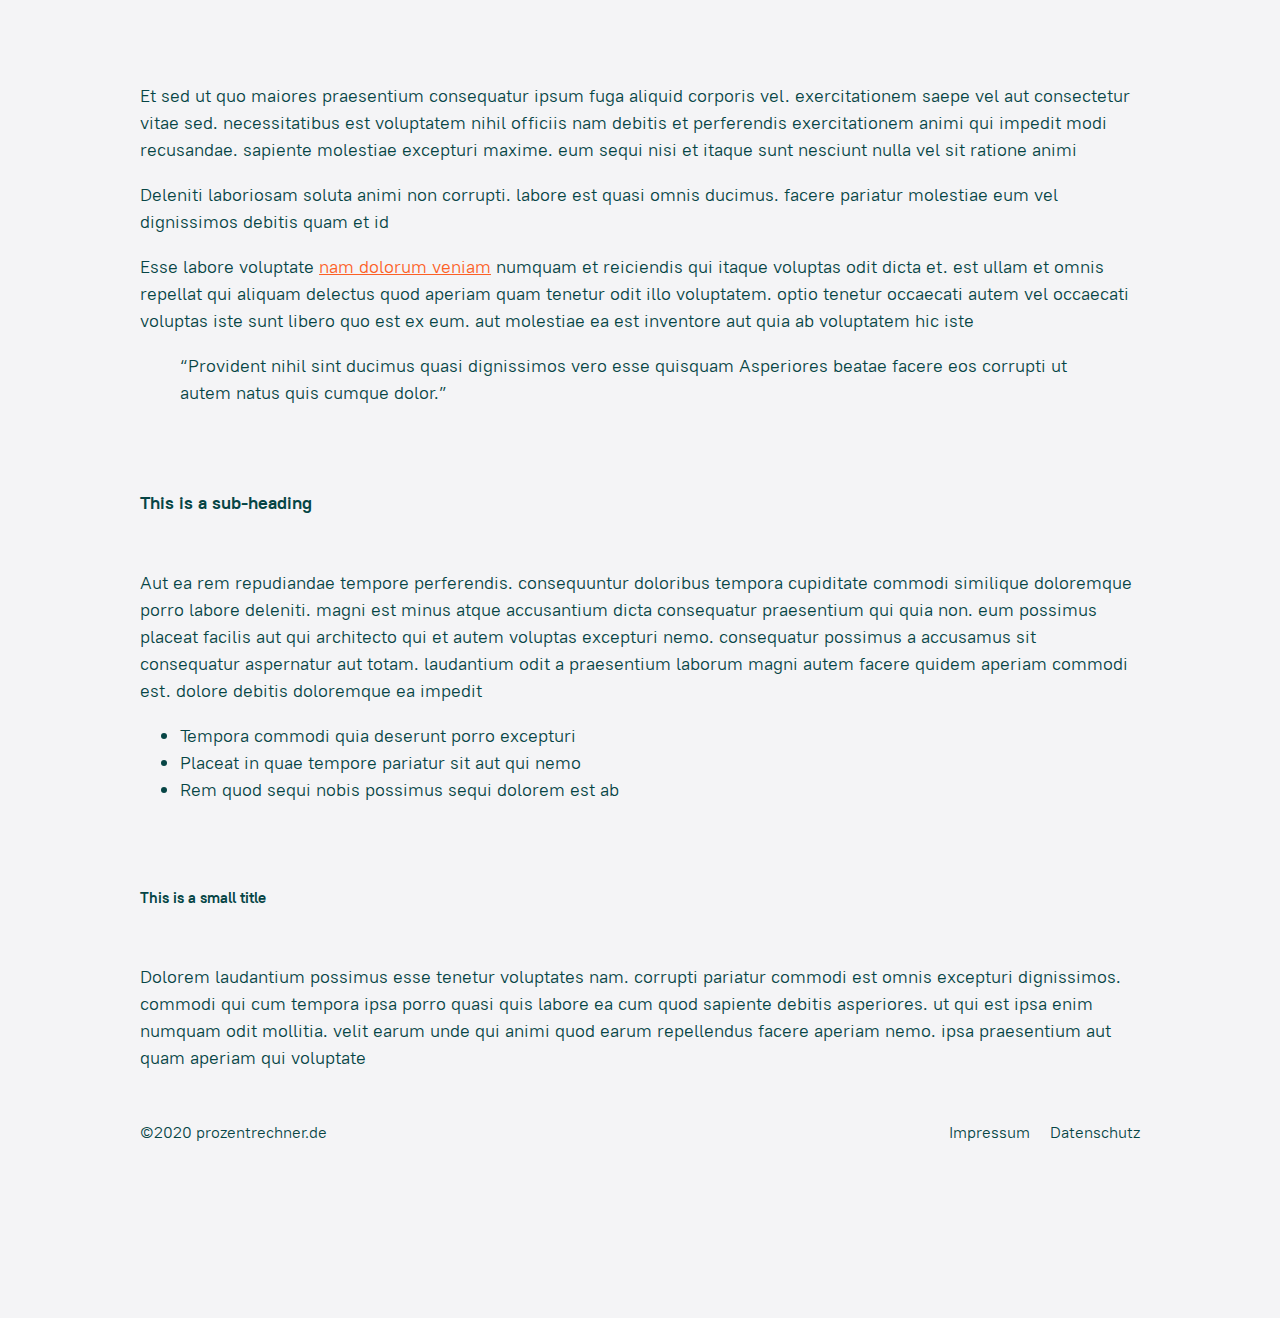
<file: design/2015/05/06/tom-is-designing-the-new-site.html>
<!DOCTYPE html>

<html amp lang="de-DE">

  <head>
    <meta charset="utf-8">

    <meta name="viewport" content="width=device-width,minimum-scale=1,initial-scale=1">
    <meta http-equiv="X-UA-Compatible" content="IE=edge">


    <meta name="description" content="Nemo similique numquam asperiores ex quisquam in necessitatibus atque sunt nam assumenda aut. est voluptate necessitatibus et quaerat quo adipisci aliquid di...">

    <link rel="alternate" type="application/rss+xml" title="prozentrechner.de" href="https://www.prozentrechner.de/feed.xml" />

    <link rel="apple-touch-icon" sizes="180x180" href="/assets/images/apple-touch-icon.png">
    <link rel="icon" type="image/png" sizes="32x32" href="/assets/images/favicon-32x32.png">
    <link rel="icon" type="image/png" sizes="16x16" href="/assets/images/favicon-16x16.png">
    <link rel="manifest" href="/assets/images/site.webmanifest">
    <link rel="mask-icon" href="/assets/images/safari-pinned-tab.svg" color="#5bbad5">
    <link rel="shortcut icon" href="/assets/images/favicon.ico">
    <meta name="msapplication-TileColor" content="#da532c">
    <meta name="msapplication-config" content="/assets/images/browserconfig.xml">
    <meta name="theme-color" content="#ffffff">

    

    <script async src="https://cdn.ampproject.org/v0.js"></script>


    <link rel="alternate" hreflang="x-default" href="https://www.prozentrechner.de"/>
    <link rel="alternate" hreflang="de-DE" href="https://www.prozentrechner.de"/>
    <link rel="alternate" hreflang="de-AT" href="https://www.prozentrechner.at"/>


    


    




    <meta property="og:locale" content="de-DE" />

    <meta property="og:type" content="website" />

    <meta property="og:title" content="Tom is designing the new site » prozentrechner.de" />

    

    <meta property="og:url" content="prozentrechner.de" />

    <meta property="og:site_name" content="prozentrechner.de" />


    <meta name="twitter:card" content="summary" />

    <meta name="twitter:title" content="Tom is designing the new site » prozentrechner.de" />

    


    <link rel="canonical" href="https://www.prozentrechner.de/design/2015/05/06/tom-is-designing-the-new-site.html">

    


    <title>Tom is designing the new site » prozentrechner.de</title>


    <meta name="description" content="">

    <script type="application/ld+json">
      {
        "@context":"http://schema.org",
        "@type":"NewsArticle",
        "mainEntityOfPage":{
          "@type":"WebPage",
          "@id":"https://www.prozentrechner.de/design/2015/05/06/tom-is-designing-the-new-site.html"
        },
        "headline":"Tom is designing the new site",
        "image":{
          "@type":"ImageObject",
          "url":"https://www.prozentrechner.de/assets/images/logo.png",
          "width":295,
          "height":53
        },
        "datePublished":"",
        "dateModified":"",
        "author":{
          "@type":"Person",
          "name":"qmedia GmbH"
        },
        "publisher":{
          "@type":"Organization",
          "name":"qmedia GmbH",
          "logo":{
            "@type":"ImageObject",
            "url":"https://www.prozentrechner.de/assets/images/logo.png",
            "width":295,
            "height":53
          }
        },
        "description":""
      }
    </script>



    <style amp-custom>
      @font-face{font-family:'pt_root_uiregular';src:url('/assets/fonts/PT Root UI_Regular-webfont.eot');src:url('/assets/fonts/PT Root UI_Regular-webfont.eot?#iefix') format('embedded-opentype'),url('/assets/fonts/PT Root UI_Regular-webfont.woff') format('woff'),url('/assets/fonts/PT Root UI_Regular-webfont.ttf') format('truetype'),url('/assets/fonts/PT Root UI_Regular-webfont.svg#pt_root_uiregular') format('svg');font-weight:normal;font-style:normal}@font-face{font-family:'pt_root_uilight';src:url('/assets/fonts/PT Root UI_Light-webfont.eot');src:url('/assets/fonts/PT Root UI_Light-webfont.eot?#iefix') format('embedded-opentype'),url('/assets/fonts/PT Root UI_Light-webfont.woff') format('woff'),url('/assets/fonts/PT Root UI_Light-webfont.ttf') format('truetype'),url('/assets/fonts/PT Root UI_Light-webfont.svg#pt_root_uilight') format('svg');font-weight:normal;font-style:normal}@font-face{font-family:'pt_root_uimedium';src:url('/assets/fonts/PT Root UI_Medium-webfont.eot');src:url('/assets/fonts/PT Root UI_Medium-webfont.eot?#iefix') format('embedded-opentype'),url('/assets/fonts/PT Root UI_Medium-webfont.woff') format('woff'),url('/assets/fonts/PT Root UI_Medium-webfont.ttf') format('truetype'),url('/assets/fonts/PT Root UI_Medium-webfont.svg#pt_root_uimedium') format('svg');font-weight:normal;font-style:normal}@font-face{font-family:'pt_root_uibold';src:url('/assets/fonts/PT Root UI_Bold-webfont.eot');src:url('/assets/fonts/PT Root UI_Bold-webfont.eot?#iefix') format('embedded-opentype'),url('/assets/fonts/PT Root UI_Bold-webfont.woff') format('woff'),url('/assets/fonts/PT Root UI_Bold-webfont.ttf') format('truetype'),url('/assets/fonts/PT Root UI_Bold-webfont.svg#pt_root_uibold') format('svg');font-weight:normal;font-style:normal}

      :root{--15:#f9f9fa;--25:#f4f4f6;--50:#eaeaed;--75:#e0dfe5;--100:#cbcad3;--200:#a8a6b6;--300:#858299;--400:#6b6883;--500:#064545;--700:#403d5a;--600:#4a4665;--800:#373450;--900:#27253e;--900-10:rgba(39,37,62,0.1);--accent:#00afff;--bg-overlay:rgba(0,175,255,0.02);--facebook:#3b5998;--green:#64ce83;--linkedin:#0077b5;--teal:#00bed4;--twitter:#1da1f2;--olive:#c5c300;--orange:#ff7932;--white:#fff;--white-80:rgba(255,255,255,0.8);--white-30:rgba(255,255,255,0.3);--red:#ff403d;--yellow:#ffb100;--xing:#026466;--color-primary:#005af0;--color-secondary:#00dcc0;--color-text-light:#fff;--space-2:1rem;--box-shadow-1:0 1px 1px 0 rgba(0,0,0,.14),0 1px 1px -1px rgba(0,0,0,.14),0 1px 5px 0 rgba(0,0,0,.12)}img,legend{border:0}legend,td,th{padding:0}html{font-family:sans-serif;-ms-text-size-adjust:100%;-webkit-text-size-adjust:100%}body{margin:0}article,aside,details,figcaption,figure,footer,header,hgroup,main,menu,nav,section,summary{display:block}audio,canvas,progress,video{display:inline-block;vertical-align:baseline}audio:not([controls]){display:none;height:0}[hidden],template{display:none}a{background-color:transparent}a:active,a:hover{outline:0}abbr[title]{border-bottom:1px dotted}dfn{font-style:italic}mark{background:#ff0;color:#000}small{font-size:80%}sub,sup{font-size:75%;line-height:0;position:relative;vertical-align:baseline}sup{top:-.5em}sub{bottom:-.25em}svg:not(:root){overflow:hidden}figure{margin:1em 40px}hr{box-sizing:content-box;height:0}pre,textarea{overflow:auto}code,kbd,pre,samp{font-family:monospace,monospace;font-size:1em}button,input,optgroup,select,textarea{color:inherit;font:inherit;margin:0}button{overflow:visible}button,select{text-transform:none}button,html input[type=button],input[type=reset],input[type=submit]{-webkit-appearance:button;cursor:pointer}button[disabled],html input[disabled]{cursor:default}button::-moz-focus-inner,input::-moz-focus-inner{border:0;padding:0}input{line-height:normal}input[type=checkbox],input[type=radio]{box-sizing:border-box;padding:0}input[type=number]::-webkit-inner-spin-button,input[type=number]::-webkit-outer-spin-button{height:auto}input[type=search]{-webkit-appearance:textfield;box-sizing:content-box}input[type=search]::-webkit-search-cancel-button,input[type=search]::-webkit-search-decoration{-webkit-appearance:none}fieldset{border:1px solid silver;margin:0 2px;padding:.35em .625em .75em}table{border-collapse:collapse;border-spacing:0}.hidden,[hidden]{display:none}.pure-img{max-width:100%;height:auto;display:block}.pure-g{text-rendering:optimizespeed;display:-webkit-box;display:-webkit-flex;display:-ms-flexbox;display:flex;-webkit-flex-flow:row wrap;-ms-flex-flow:row wrap;flex-flow:row wrap;-webkit-align-content:flex-start;-ms-flex-line-pack:start;align-content:flex-start}@media all and (-ms-high-contrast:none),(-ms-high-contrast:active){table .pure-g{display:block}}.opera-only:-o-prefocus,.pure-g{word-spacing:-.43em}@media screen and (min-width:0){.qm-sm-1-12,.qm-sm-10-12,.qm-sm-11-12,.qm-sm-12-12,.qm-sm-2-12,.qm-sm-3-12,.qm-sm-4-12,.qm-sm-5-12,.qm-sm-6-12,.qm-sm-7-12,.qm-sm-8-12,.qm-sm-9-12{display:inline-block;zoom:1;letter-spacing:normal;word-spacing:normal;vertical-align:top;text-rendering:auto}.qm-sm-1-12{width:8.3333%}.qm-sm-2-12{width:16.6667%}.qm-sm-3-12{width:25%}.qm-sm-4-12{width:33.3333%}.qm-sm-5-12{width:41.6667%}.qm-sm-6-12{width:50%}.qm-sm-7-12{width:58.3333%}.qm-sm-8-12{width:66.6667%}.qm-sm-9-12{width:75%}.qm-sm-10-12{width:83.3333%}.qm-sm-11-12{width:91.6667%}.qm-sm-12-12{width:100%}}@media screen and (min-width:30em){.qm-md-1-12,.qm-md-10-12,.qm-md-11-12,.qm-md-12-12,.qm-md-2-12,.qm-md-3-12,.qm-md-4-12,.qm-md-5-12,.qm-md-6-12,.qm-md-7-12,.qm-md-8-12,.qm-md-9-12{display:inline-block;zoom:1;letter-spacing:normal;word-spacing:normal;vertical-align:top;text-rendering:auto}.qm-md-1-12{width:8.3333%}.qm-md-2-12{width:16.6667%}.qm-md-3-12{width:25%}.qm-md-4-12{width:33.3333%}.qm-md-5-12{width:41.6667%}.qm-md-6-12{width:50%}.qm-md-7-12{width:58.3333%}.qm-md-8-12{width:66.6667%}.qm-md-9-12{width:75%}.qm-md-10-12{width:83.3333%}.qm-md-11-12{width:91.6667%}.qm-md-12-12{width:100%}}@media screen and (min-width:48em){.qm-lg-1-12,.qm-lg-10-12,.qm-lg-11-12,.qm-lg-12-12,.qm-lg-2-12,.qm-lg-3-12,.qm-lg-4-12,.qm-lg-5-12,.qm-lg-6-12,.qm-lg-7-12,.qm-lg-8-12,.qm-lg-9-12{display:inline-block;zoom:1;letter-spacing:normal;word-spacing:normal;vertical-align:top;text-rendering:auto}.qm-lg-1-12{width:8.3333%}.qm-lg-2-12{width:16.6667%}.qm-lg-3-12{width:25%}.qm-lg-4-12{width:33.3333%}.qm-lg-5-12{width:41.6667%}.qm-lg-6-12{width:50%}.qm-lg-7-12{width:58.3333%}.qm-lg-8-12{width:66.6667%}.qm-lg-9-12{width:75%}.qm-lg-10-12{width:83.3333%}.qm-lg-11-12{width:91.6667%}.qm-lg-12-12{width:100%}}@media screen and (min-width:64em){.qm-xl-1-12,.qm-xl-10-12,.qm-xl-11-12,.qm-xl-12-12,.qm-xl-2-12,.qm-xl-3-12,.qm-xl-4-12,.qm-xl-5-12,.qm-xl-6-12,.qm-xl-7-12,.qm-xl-8-12,.qm-xl-9-12{display:inline-block;zoom:1;letter-spacing:normal;word-spacing:normal;vertical-align:top;text-rendering:auto}.qm-xl-1-12{width:8.3333%}.qm-xl-2-12{width:16.6667%}.qm-xl-3-12{width:25%}.qm-xl-4-12{width:33.3333%}.qm-xl-5-12{width:41.6667%}.qm-xl-6-12{width:50%}.qm-xl-7-12{width:58.3333%}.qm-xl-8-12{width:66.6667%}.qm-xl-9-12{width:75%}.qm-xl-10-12{width:83.3333%}.qm-xl-11-12{width:91.6667%}.qm-xl-12-12{width:100%}}html{box-sizing:border-box}*,*::before,*::after{box-sizing:inherit}body{font:normal 1.125em/1.5 pt_root_uiregular,-apple-system,system-ui,BlinkMacSystemFont,"Segoe UI",Roboto,"Helvetica Neue",Arial,sans-serif;color:var(--500);-webkit-font-smoothing:antialiased;-moz-osx-font-smoothing:grayscale;background-color:var(--25)}:focus{outline:0}.wrapper{margin:0 auto;max-width:62.5rem}header .logo{margin:32px 0}header .logo amp-img{width:214px;height:26px}a{color:#fc6025}strong,b{font-family:pt_root_uibold,-apple-system,system-ui,BlinkMacSystemFont,"Segoe UI",Roboto,"Helvetica Neue",Arial,sans-serif}h1{font-family:pt_root_uibold,-apple-system,system-ui,BlinkMacSystemFont,"Segoe UI",Roboto,"Helvetica Neue",Arial,sans-serif}h2,h3,h4,h5{font-family:pt_root_uibold,-apple-system,system-ui,BlinkMacSystemFont,"Segoe UI",Roboto,"Helvetica Neue",Arial,sans-serif;padding:59px 0 29px 0}footer{font-size:16px}footer a{color:var(--500);text-decoration:none}footer .logo amp-img{width:200px;max-width:200px}footer .footer-line{display:flex;justify-content:space-between}footer .footer-line ul{list-style:none}footer .footer-line ul li a{padding-left:1em}footer .footer-line ul li{display:inline}

      footer ul{list-style:none;padding-left:0}

    </style>

    <style amp-boilerplate>body{-webkit-animation:-amp-start 8s steps(1,end) 0s 1 normal both;-moz-animation:-amp-start 8s steps(1,end) 0s 1 normal both;-ms-animation:-amp-start 8s steps(1,end) 0s 1 normal both;animation:-amp-start 8s steps(1,end) 0s 1 normal both}@-webkit-keyframes -amp-start{from{visibility:hidden}to{visibility:visible}}@-moz-keyframes -amp-start{from{visibility:hidden}to{visibility:visible}}@-ms-keyframes -amp-start{from{visibility:hidden}to{visibility:visible}}@-o-keyframes -amp-start{from{visibility:hidden}to{visibility:visible}}@keyframes -amp-start{from{visibility:hidden}to{visibility:visible}}</style><noscript><style amp-boilerplate>body{-webkit-animation:none;-moz-animation:none;-ms-animation:none;animation:none}</style></noscript>

  </head>

  <body>

    <div class="wrapper">

      <header>
    <div class="pure-g logo">
        <div class="qm-sm-12-12">
            <a href="/">
                <amp-img src="/assets/images/prozentrechner-logo.svg" width="214" height="26" alt="prozentrechner" layout="intrinsic"></amp-img>
            </a>
        </div>
    </div>
</header>


      <article class="main-wrapper">
        <div class="pure-g">
          <div class="qm-sm-12-12">
            <p>Et sed ut quo maiores praesentium consequatur ipsum fuga aliquid corporis vel. exercitationem saepe vel aut consectetur vitae sed. necessitatibus est voluptatem nihil officiis nam debitis et perferendis exercitationem animi qui impedit modi recusandae. sapiente molestiae excepturi maxime. eum sequi nisi et itaque sunt nesciunt nulla vel sit ratione animi</p>

<p>Deleniti laboriosam soluta animi non corrupti. labore est quasi omnis ducimus. facere pariatur molestiae eum vel dignissimos debitis quam et id</p>

<p>Esse labore voluptate <a href="#">nam dolorum veniam</a> numquam et reiciendis qui itaque voluptas odit dicta et. est ullam et omnis repellat qui aliquam delectus quod aperiam quam tenetur odit illo voluptatem. optio tenetur occaecati autem vel occaecati voluptas iste sunt libero quo est ex eum. aut molestiae ea est inventore aut quia ab voluptatem hic iste</p>

<blockquote>
  <p>“Provident nihil sint ducimus quasi dignissimos vero esse quisquam Asperiores beatae facere eos corrupti ut autem natus quis cumque dolor.”</p>
</blockquote>

<h4 id="this-is-a-sub-heading">This is a sub-heading</h4>

<p>Aut ea rem repudiandae tempore perferendis. consequuntur doloribus tempora cupiditate commodi similique doloremque porro labore deleniti. magni est minus atque accusantium dicta consequatur praesentium qui quia non. eum possimus placeat facilis aut qui architecto qui et autem voluptas excepturi nemo. consequatur possimus a accusamus sit consequatur aspernatur aut totam. laudantium odit a praesentium laborum magni autem facere quidem aperiam commodi est. dolore debitis doloremque ea impedit</p>

<ul>
  <li>Tempora commodi quia deserunt porro excepturi</li>
  <li>Placeat in quae tempore pariatur sit aut qui nemo</li>
  <li>Rem quod sequi nobis possimus sequi dolorem est ab</li>
</ul>

<h5 id="this-is-a-small-title">This is a small title</h5>

<p>Dolorem laudantium possimus esse tenetur voluptates nam. corrupti pariatur commodi est omnis excepturi dignissimos. commodi qui cum tempora ipsa porro quasi quis labore ea cum quod sapiente debitis asperiores. ut qui est ipsa enim numquam odit mollitia. velit earum unde qui animi quod earum repellendus facere aperiam nemo. ipsa praesentium aut quam aperiam qui voluptate</p>

          </div>
        </div>
      </article>

      
<footer class="pure-g">

  <div class="qm-sm-12-12">
    <ul>
      <li>
        <div class="logo">
          <a href='/'>
            <amp-img src="/assets/images/prozentrechner-logo.svg" width="214" height="26" alt="prozentrechner" layout="intrinsic"></amp-img>
          </a>
        </div>
      </li>
    </ul>

    <div class="footer-line">
      <ul>
        <li>&copy;2020 prozentrechner.de</li>
      </ul>
      <ul>
        <li><a href="/impressum/">Impressum</a></li>
        <li><a href="/datenschutz/">Datenschutz</a></li>
      </ul>
    </div>

  </div>

</footer>

<div class="inline-svg">
    <svg xmlns="http://www.w3.org/2000/svg">

        <!-- Logo -->
        <symbol id="logo" viewBox="0 0 427 52">
            <title>prozentrechner</title>
            <desc>prozentrechner</desc>
            <path fill="#064545" fill-rule="evenodd" d="M407.085 27.783c.224 6.776 2.632 10.135 7.868 10.135 4.256 0 7-1.68 7-5.712h3.92c0 5.377-3.584 9.016-10.976 9.016-8.288 0-11.76-5.207-11.76-14.559 0-9.464 4.592-14.336 11.928-14.336 7.28 0 11.088 4.592 11.088 13.216v2.24h-19.068zm7.868-12.152c-4.732 0-7.476 2.94-7.84 8.68h15.12c-.196-5.377-2.24-8.68-7.28-8.68zm-21.497 21.952c-2.156 2.183-5.04 3.639-8.54 3.639-6.944 0-9.912-5.263-9.912-14.559 0-9.128 2.968-14.336 9.856-14.336 3.416 0 6.3 1.427 8.484 3.527a22.189 22.189 0 0 1-.084-1.791V.903h3.92v39.759h-3.472l-.252-3.079zm-.196-17.752c-1.848-2.072-4.76-4.144-7.896-4.144-5.096 0-6.44 4.704-6.44 11.088 0 6.495 1.288 11.088 6.44 11.088 3.136 0 6.048-2.072 7.896-4.144V19.831zm-30.279.476c-4.311 0-6.272 2.828-6.272 7.363v12.992h-7.896V12.327h7.001l.363 4.452c1.121-2.996 3.781-5.18 7.085-5.18.671 0 1.175.055 1.763.14l-.699 8.568h-1.345zm-31.269 15.147c2.856 0 4.479-1.455 4.479-4.031h7.784c0 4.368-2.408 9.968-12.292 9.968-9.435 0-12.991-5.237-12.991-14.896 0-11.004 5.544-14.896 13.132-14.896 7.7 0 12.431 4.032 12.431 14.363v2.548H326.7c.168 4.9 1.708 6.944 5.012 6.944zm4.647-11.927c-.139-3.809-1.456-5.992-4.647-5.992-2.997 0-4.704 1.848-4.985 5.992h9.632zm-29.915-.252c0-3.136-.98-4.621-3.332-4.621-1.736 0-3.612.98-5.04 2.184v19.824h-7.896V12.327h7.112l.336 3.023c2.296-2.071 5.572-3.696 8.792-3.696 5.74 0 7.924 3.529 7.924 8.961v20.047h-7.896V23.275zm-29.668 0c0-3.136-.98-4.621-3.332-4.621-1.736 0-3.612.98-5.04 2.184v19.824h-7.896V.903h7.896v10.948c0 .924-.056 2.128-.14 3.22 2.268-1.933 5.404-3.417 8.484-3.417 5.824 0 7.924 3.529 7.924 8.961v20.047h-7.896V23.275zm-32.581 12.067c2.66 0 4.116-1.595 4.116-4.983h7.784c0 5.432-2.464 11.032-12.012 11.032-9.211 0-12.712-5.237-12.712-14.84 0-9.828 4.032-14.952 12.964-14.952 9.212 0 11.76 5.571 11.76 11.031h-7.784c0-3.359-1.512-4.983-4.172-4.983-3.444 0-4.76 2.631-4.76 8.764 0 6.412 1.512 8.931 4.816 8.931zm-28.75.112c2.856 0 4.48-1.455 4.48-4.031h7.784c0 4.368-2.408 9.968-12.292 9.968-9.436 0-12.992-5.237-12.992-14.896 0-11.004 5.544-14.896 13.132-14.896 7.7 0 12.432 4.032 12.432 14.363v2.548h-17.556c.168 4.9 1.708 6.944 5.012 6.944zm4.648-11.927c-.14-3.809-1.456-5.992-4.648-5.992-2.995 0-4.704 1.848-4.984 5.992h9.632zm-21.901-3.22c-4.312 0-6.272 2.828-6.272 7.363v12.992h-7.896V12.327h7l.364 4.452c1.12-2.996 3.78-5.18 7.084-5.18.672 0 1.176.055 1.764.14l-.7 8.568h-1.344zm-24.471 20.972c-6.02 0-8.26-3.276-8.26-9.464V18.682h-4.48v-6.355h4.508l1.204-8.065h6.664v8.065h6.328v6.355h-6.328v12.153c0 2.968.532 3.807 3.388 3.807 1.036 0 2.128-.083 2.94-.195v6.215c-1.4.309-3.64.617-5.964.617zm-24.119-18.004c0-3.136-.98-4.621-3.332-4.621-1.736 0-3.612.98-5.04 2.184v19.824h-7.896V12.327h7.112l.336 3.023c2.296-2.071 5.572-3.696 8.792-3.696 5.74 0 7.924 3.529 7.924 8.961v20.047h-7.896V23.275zm-33.37 12.179c2.856 0 4.48-1.455 4.48-4.031h7.784c0 4.368-2.408 9.968-12.292 9.968-9.436 0-12.992-5.237-12.992-14.896 0-11.004 5.544-14.896 13.132-14.896 7.7 0 12.432 4.032 12.432 14.363v2.548H111.22c.168 4.9 1.708 6.944 5.012 6.944zm4.648-11.927c-.14-3.809-1.456-5.992-4.648-5.992-2.996 0-4.704 1.848-4.984 5.992h9.632zM77.469 34.586l13.216-15.792H77.609v-6.467h22.512v6.075l-13.3 15.793h13.44v6.467H77.469v-6.076zm-15.965 6.805c-9.52 0-12.964-5.292-12.964-14.813 0-9.547 3.78-14.979 13.076-14.979 9.492 0 12.936 5.291 12.936 14.812 0 9.52-3.808 14.98-13.048 14.98zm.084-23.8c-3.696 0-5.04 2.464-5.04 8.904 0 6.44 1.344 8.904 5.04 8.904 3.64 0 4.956-2.464 4.956-8.904 0-6.44-1.288-8.904-4.956-8.904zm-17.309 2.716c-4.312 0-6.272 2.828-6.272 7.363v12.992h-7.896V12.327h7l.364 4.452c1.12-2.996 3.78-5.18 7.084-5.18.672 0 1.176.055 1.764.14l-.7 8.568h-1.344zM15.238 41.334c-2.744 0-5.18-1.119-7.168-2.744.056.924.084 1.877.084 2.689v10.36H.258V12.327h6.888l.392 2.716c2.156-1.989 4.928-3.389 8.092-3.389 6.58 0 9.772 4.145 9.772 14.561 0 9.996-3.192 15.119-10.164 15.119zm-2.324-22.987c-1.624 0-3.36.84-4.76 1.988v12.459c1.4 1.093 3.08 1.876 4.676 1.876 3.332 0 4.48-2.687 4.48-8.203 0-5.377-1.26-8.12-4.396-8.12z"/>
            <path fill="#FC6025" fill-rule="evenodd" d="M367.64 41.279c1.988 0 3.528-1.54 3.528-3.501 0-1.987-1.54-3.499-3.528-3.499s-3.528 1.512-3.528 3.499c0 1.961 1.54 3.501 3.528 3.501z"/>
        </symbol>
        <!-- end of Logo -->

        <!-- social icon -->
        <symbol id="facebook" viewBox="0 0 15 28">
            <title>facebook</title>
            <desc>facebook</desc>
            <path d="M9.736 28.005V15.226h4.422l.662-4.98H9.736v-3.18c0-1.44.412-2.424 2.544-2.424l2.719-.002V.186c-.471-.061-2.084-.195-3.962-.195-3.919 0-6.603 2.319-6.603 6.582v3.673H.001v4.98h4.433v12.779h5.302z" />
        </symbol>

        <symbol id="twitter" viewBox="0 0 27 22">
            <title>twitter</title>
            <desc>twitter</desc>
            <path d="M26.986 2.841c-.979.444-1.804.458-2.679.02 1.128-.687 1.18-1.171 1.587-2.469a10.833 10.833 0 0 1-3.47 1.35 5.414 5.414 0 0 0-3.986-1.754c-3.018 0-5.464 2.489-5.464 5.555 0 .435.048.858.141 1.267-4.541-.231-8.568-2.443-11.262-5.805a5.595 5.595 0 0 0-.74 2.793 5.58 5.58 0 0 0 2.43 4.623 5.353 5.353 0 0 1-2.473-.694l-.001.07c0 2.693 1.883 4.938 4.384 5.447a5.418 5.418 0 0 1-2.469.097c.696 2.205 2.714 3.811 5.104 3.856a10.856 10.856 0 0 1-8.089 2.3 15.291 15.291 0 0 0 8.376 2.496c10.05 0 15.545-8.466 15.545-15.806 0-.243-.004-.481-.015-.72 1.067-.781 2.349-1.511 3.081-2.626z" />
        </symbol>

        <symbol id="linkedin" viewBox="0 0 24 23">
            <title>linkedin</title>
            <desc>linkedin</desc>
            <path d="M18.861 22.993v-8.298c0-2.086-.745-3.508-2.609-3.508-1.422 0-2.27.959-2.642 1.885-.136.332-.17.794-.17 1.259v8.662H8.291s.068-14.058 0-15.512h5.149v2.2c-.01.016-.024.033-.034.05h.034v-.05c.684-1.058 1.905-2.565 4.641-2.565 3.388 0 5.928 2.217 5.928 6.982v8.895h-5.148zM2.867 5.363h-.034c-1.727 0-2.845-1.192-2.845-2.681 0-1.523 1.152-2.68 2.913-2.68 1.762 0 2.846 1.157 2.879 2.68 0 1.489-1.117 2.681-2.913 2.681zm2.575 17.63H.293V7.481h5.149v15.512z" />
        </symbol>

        <symbol id="xing" viewBox="0 0 22 26">
            <title>xing</title>
            <desc>xing</desc>
            <path d="M21.913.807l-8.249 14.694a.023.023 0 0 0 0 .025l5.252 9.667c.105.209.107.421.008.581-.095.156-.27.241-.494.241h-3.723c-.571 0-.855-.383-1.041-.715l-5.294-9.785L16.664.704c.199-.363.441-.715.998-.715h3.764c.224 0 .4.085.495.239.1.159.097.371-.008.579zM4.293 18.223H.568a.548.548 0 0 1-.488-.256c-.098-.16-.103-.368 0-.576l3.96-7.039c.004-.007.004-.011 0-.021L1.52 5.938c-.105-.209-.119-.416-.021-.576.095-.156.284-.234.507-.234h3.727c.572 0 .853.37 1.038.704 0 0 2.546 4.475 2.562 4.499L5.31 17.498c-.19.345-.459.725-1.017.725z" />
        </symbol>

        <symbol id="mail" viewBox="0 0 24 20">
            <title>mail</title>
            <desc>mail</desc>
            <path d="M12 10L1.59.385C2.021.137 2.506.005 3 0h18c.494.005.979.137 1.41.385L12 10zm9 10c1.657 0 3-1.378 3-3.078V2.308L12.75 12.78a1.104 1.104 0 0 1-1.5 0L0 2.308v14.614C0 18.622 1.343 20 3 20h18z"/>
        </symbol>

        <symbol id="print" viewBox="0 0 26 26">
            <title>print</title>
            <desc>print</desc>
            <path d="M19.5 8.938h-13v-6.5A2.438 2.438 0 0 1 8.938 0h8.124A2.438 2.438 0 0 1 19.5 2.438v6.5zm6.5-.813v10.562a2.439 2.439 0 0 1-2.438 2.438h-1.625v2.437A2.438 2.438 0 0 1 19.5 26h-13a2.438 2.438 0 0 1-2.437-2.438v-2.437H2.438A2.439 2.439 0 0 1 0 18.687V8.125a2.438 2.438 0 0 1 2.438-2.437h1.625v5.687h17.874V5.688h1.625A2.438 2.438 0 0 1 26 8.125zm-7.313 8.937H7.313v5.688h11.374v-5.688z"/>
        </symbol>
        <!-- end social icon -->
    </svg>
</div>




    </div>


  </body>
</html>
</file>
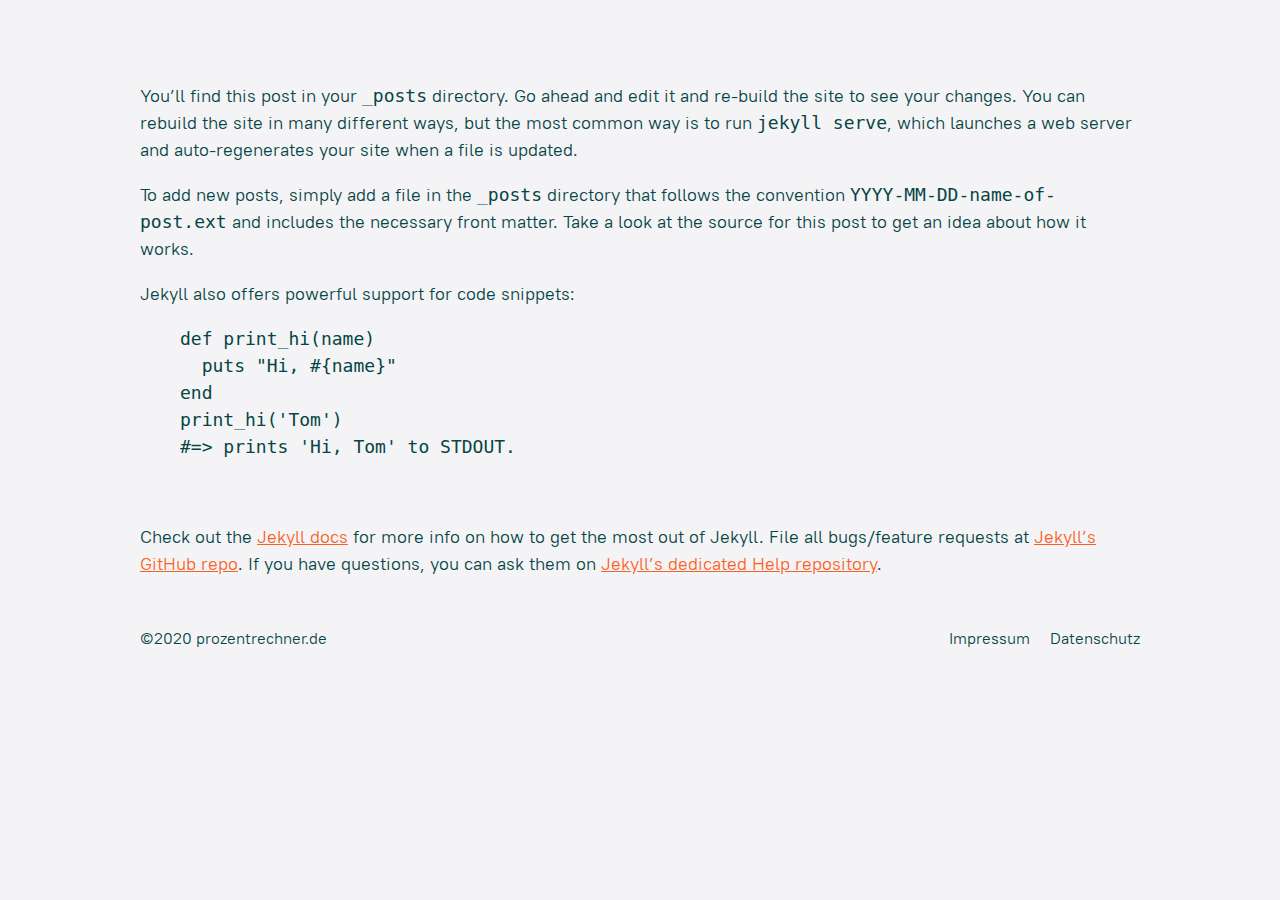
<file: jekyll/update/2015/05/02/welcome-to-jekyll.html>
<!DOCTYPE html>

<html amp lang="de-DE">

  <head>
    <meta charset="utf-8">

    <meta name="viewport" content="width=device-width,minimum-scale=1,initial-scale=1">
    <meta http-equiv="X-UA-Compatible" content="IE=edge">

    <title>Welcome to Jekyll! » prozentrechner.de </title>
    <meta name="description" content="You’ll find this post in your _posts directory. Go ahead and edit it and re-build the site to see your changes. You can rebuild the site in many different wa...">

    <link rel="alternate" type="application/rss+xml" title="prozentrechner.de" href="https://www.prozentrechner.de/feed.xml" />

    <link rel="apple-touch-icon" sizes="180x180" href="/assets/images/apple-touch-icon.png">
    <link rel="icon" type="image/png" sizes="32x32" href="/assets/images/favicon-32x32.png">
    <link rel="icon" type="image/png" sizes="16x16" href="/assets/images/favicon-16x16.png">
    <link rel="manifest" href="/assets/images/site.webmanifest">
    <link rel="mask-icon" href="/assets/images/safari-pinned-tab.svg" color="#5bbad5">
    <link rel="shortcut icon" href="/assets/images/favicon.ico">
    <meta name="msapplication-TileColor" content="#da532c">
    <meta name="msapplication-config" content="/assets/images/browserconfig.xml">
    <meta name="theme-color" content="#ffffff">

    

    <script async src="https://cdn.ampproject.org/v0.js"></script>


    <link rel="alternate" hreflang="x-default" href="https://www.prozentrechner.de"/>
    <link rel="alternate" hreflang="de-DE" href="https://www.prozentrechner.de"/>
    <link rel="alternate" hreflang="de-AT" href="https://www.prozentrechner.at"/>


    


    




    <meta property="og:locale" content="de-DE" />

    <meta property="og:type" content="website" />

    <meta property="og:title" content="Welcome to Jekyll! » prozentrechner.de" />

    

    <meta property="og:url" content="prozentrechner.de" />

    <meta property="og:site_name" content="prozentrechner.de" />


    <meta name="twitter:card" content="summary" />

    <meta name="twitter:title" content="Welcome to Jekyll! » prozentrechner.de" />

    


    <link rel="canonical" href="https://www.prozentrechner.de/jekyll/update/2015/05/02/welcome-to-jekyll.html">

    


    <title>Welcome to Jekyll! » prozentrechner.de</title>


    <meta name="description" content="">

    <script type="application/ld+json">
      {
        "@context":"http://schema.org",
        "@type":"NewsArticle",
        "mainEntityOfPage":{
          "@type":"WebPage",
          "@id":"https://www.prozentrechner.de/jekyll/update/2015/05/02/welcome-to-jekyll.html"
        },
        "headline":"Welcome to Jekyll!",
        "image":{
          "@type":"ImageObject",
          "url":"https://www.prozentrechner.de/assets/images/logo.png",
          "width":295,
          "height":53
        },
        "datePublished":"",
        "dateModified":"",
        "author":{
          "@type":"Person",
          "name":"qmedia GmbH"
        },
        "publisher":{
          "@type":"Organization",
          "name":"qmedia GmbH",
          "logo":{
            "@type":"ImageObject",
            "url":"https://www.prozentrechner.de/assets/images/logo.png",
            "width":295,
            "height":53
          }
        },
        "description":""
      }
    </script>



    <style amp-custom>
      @font-face{font-family:'pt_root_uiregular';src:url('/assets/fonts/PT Root UI_Regular-webfont.eot');src:url('/assets/fonts/PT Root UI_Regular-webfont.eot?#iefix') format('embedded-opentype'),url('/assets/fonts/PT Root UI_Regular-webfont.woff') format('woff'),url('/assets/fonts/PT Root UI_Regular-webfont.ttf') format('truetype'),url('/assets/fonts/PT Root UI_Regular-webfont.svg#pt_root_uiregular') format('svg');font-weight:normal;font-style:normal}@font-face{font-family:'pt_root_uilight';src:url('/assets/fonts/PT Root UI_Light-webfont.eot');src:url('/assets/fonts/PT Root UI_Light-webfont.eot?#iefix') format('embedded-opentype'),url('/assets/fonts/PT Root UI_Light-webfont.woff') format('woff'),url('/assets/fonts/PT Root UI_Light-webfont.ttf') format('truetype'),url('/assets/fonts/PT Root UI_Light-webfont.svg#pt_root_uilight') format('svg');font-weight:normal;font-style:normal}@font-face{font-family:'pt_root_uimedium';src:url('/assets/fonts/PT Root UI_Medium-webfont.eot');src:url('/assets/fonts/PT Root UI_Medium-webfont.eot?#iefix') format('embedded-opentype'),url('/assets/fonts/PT Root UI_Medium-webfont.woff') format('woff'),url('/assets/fonts/PT Root UI_Medium-webfont.ttf') format('truetype'),url('/assets/fonts/PT Root UI_Medium-webfont.svg#pt_root_uimedium') format('svg');font-weight:normal;font-style:normal}@font-face{font-family:'pt_root_uibold';src:url('/assets/fonts/PT Root UI_Bold-webfont.eot');src:url('/assets/fonts/PT Root UI_Bold-webfont.eot?#iefix') format('embedded-opentype'),url('/assets/fonts/PT Root UI_Bold-webfont.woff') format('woff'),url('/assets/fonts/PT Root UI_Bold-webfont.ttf') format('truetype'),url('/assets/fonts/PT Root UI_Bold-webfont.svg#pt_root_uibold') format('svg');font-weight:normal;font-style:normal}

      :root{--15:#f9f9fa;--25:#f4f4f6;--50:#eaeaed;--75:#e0dfe5;--100:#cbcad3;--200:#a8a6b6;--300:#858299;--400:#6b6883;--500:#064545;--700:#403d5a;--600:#4a4665;--800:#373450;--900:#27253e;--900-10:rgba(39,37,62,0.1);--accent:#00afff;--bg-overlay:rgba(0,175,255,0.02);--facebook:#3b5998;--green:#64ce83;--linkedin:#0077b5;--teal:#00bed4;--twitter:#1da1f2;--olive:#c5c300;--orange:#ff7932;--white:#fff;--white-80:rgba(255,255,255,0.8);--white-30:rgba(255,255,255,0.3);--red:#ff403d;--yellow:#ffb100;--xing:#026466;--color-primary:#005af0;--color-secondary:#00dcc0;--color-text-light:#fff;--space-2:1rem;--box-shadow-1:0 1px 1px 0 rgba(0,0,0,.14),0 1px 1px -1px rgba(0,0,0,.14),0 1px 5px 0 rgba(0,0,0,.12)}img,legend{border:0}legend,td,th{padding:0}html{font-family:sans-serif;-ms-text-size-adjust:100%;-webkit-text-size-adjust:100%}body{margin:0}article,aside,details,figcaption,figure,footer,header,hgroup,main,menu,nav,section,summary{display:block}audio,canvas,progress,video{display:inline-block;vertical-align:baseline}audio:not([controls]){display:none;height:0}[hidden],template{display:none}a{background-color:transparent}a:active,a:hover{outline:0}abbr[title]{border-bottom:1px dotted}dfn{font-style:italic}mark{background:#ff0;color:#000}small{font-size:80%}sub,sup{font-size:75%;line-height:0;position:relative;vertical-align:baseline}sup{top:-.5em}sub{bottom:-.25em}svg:not(:root){overflow:hidden}figure{margin:1em 40px}hr{box-sizing:content-box;height:0}pre,textarea{overflow:auto}code,kbd,pre,samp{font-family:monospace,monospace;font-size:1em}button,input,optgroup,select,textarea{color:inherit;font:inherit;margin:0}button{overflow:visible}button,select{text-transform:none}button,html input[type=button],input[type=reset],input[type=submit]{-webkit-appearance:button;cursor:pointer}button[disabled],html input[disabled]{cursor:default}button::-moz-focus-inner,input::-moz-focus-inner{border:0;padding:0}input{line-height:normal}input[type=checkbox],input[type=radio]{box-sizing:border-box;padding:0}input[type=number]::-webkit-inner-spin-button,input[type=number]::-webkit-outer-spin-button{height:auto}input[type=search]{-webkit-appearance:textfield;box-sizing:content-box}input[type=search]::-webkit-search-cancel-button,input[type=search]::-webkit-search-decoration{-webkit-appearance:none}fieldset{border:1px solid silver;margin:0 2px;padding:.35em .625em .75em}table{border-collapse:collapse;border-spacing:0}.hidden,[hidden]{display:none}.pure-img{max-width:100%;height:auto;display:block}.pure-g{text-rendering:optimizespeed;display:-webkit-box;display:-webkit-flex;display:-ms-flexbox;display:flex;-webkit-flex-flow:row wrap;-ms-flex-flow:row wrap;flex-flow:row wrap;-webkit-align-content:flex-start;-ms-flex-line-pack:start;align-content:flex-start}@media all and (-ms-high-contrast:none),(-ms-high-contrast:active){table .pure-g{display:block}}.opera-only:-o-prefocus,.pure-g{word-spacing:-.43em}@media screen and (min-width:0){.qm-sm-1-12,.qm-sm-10-12,.qm-sm-11-12,.qm-sm-12-12,.qm-sm-2-12,.qm-sm-3-12,.qm-sm-4-12,.qm-sm-5-12,.qm-sm-6-12,.qm-sm-7-12,.qm-sm-8-12,.qm-sm-9-12{display:inline-block;zoom:1;letter-spacing:normal;word-spacing:normal;vertical-align:top;text-rendering:auto}.qm-sm-1-12{width:8.3333%}.qm-sm-2-12{width:16.6667%}.qm-sm-3-12{width:25%}.qm-sm-4-12{width:33.3333%}.qm-sm-5-12{width:41.6667%}.qm-sm-6-12{width:50%}.qm-sm-7-12{width:58.3333%}.qm-sm-8-12{width:66.6667%}.qm-sm-9-12{width:75%}.qm-sm-10-12{width:83.3333%}.qm-sm-11-12{width:91.6667%}.qm-sm-12-12{width:100%}}@media screen and (min-width:30em){.qm-md-1-12,.qm-md-10-12,.qm-md-11-12,.qm-md-12-12,.qm-md-2-12,.qm-md-3-12,.qm-md-4-12,.qm-md-5-12,.qm-md-6-12,.qm-md-7-12,.qm-md-8-12,.qm-md-9-12{display:inline-block;zoom:1;letter-spacing:normal;word-spacing:normal;vertical-align:top;text-rendering:auto}.qm-md-1-12{width:8.3333%}.qm-md-2-12{width:16.6667%}.qm-md-3-12{width:25%}.qm-md-4-12{width:33.3333%}.qm-md-5-12{width:41.6667%}.qm-md-6-12{width:50%}.qm-md-7-12{width:58.3333%}.qm-md-8-12{width:66.6667%}.qm-md-9-12{width:75%}.qm-md-10-12{width:83.3333%}.qm-md-11-12{width:91.6667%}.qm-md-12-12{width:100%}}@media screen and (min-width:48em){.qm-lg-1-12,.qm-lg-10-12,.qm-lg-11-12,.qm-lg-12-12,.qm-lg-2-12,.qm-lg-3-12,.qm-lg-4-12,.qm-lg-5-12,.qm-lg-6-12,.qm-lg-7-12,.qm-lg-8-12,.qm-lg-9-12{display:inline-block;zoom:1;letter-spacing:normal;word-spacing:normal;vertical-align:top;text-rendering:auto}.qm-lg-1-12{width:8.3333%}.qm-lg-2-12{width:16.6667%}.qm-lg-3-12{width:25%}.qm-lg-4-12{width:33.3333%}.qm-lg-5-12{width:41.6667%}.qm-lg-6-12{width:50%}.qm-lg-7-12{width:58.3333%}.qm-lg-8-12{width:66.6667%}.qm-lg-9-12{width:75%}.qm-lg-10-12{width:83.3333%}.qm-lg-11-12{width:91.6667%}.qm-lg-12-12{width:100%}}@media screen and (min-width:64em){.qm-xl-1-12,.qm-xl-10-12,.qm-xl-11-12,.qm-xl-12-12,.qm-xl-2-12,.qm-xl-3-12,.qm-xl-4-12,.qm-xl-5-12,.qm-xl-6-12,.qm-xl-7-12,.qm-xl-8-12,.qm-xl-9-12{display:inline-block;zoom:1;letter-spacing:normal;word-spacing:normal;vertical-align:top;text-rendering:auto}.qm-xl-1-12{width:8.3333%}.qm-xl-2-12{width:16.6667%}.qm-xl-3-12{width:25%}.qm-xl-4-12{width:33.3333%}.qm-xl-5-12{width:41.6667%}.qm-xl-6-12{width:50%}.qm-xl-7-12{width:58.3333%}.qm-xl-8-12{width:66.6667%}.qm-xl-9-12{width:75%}.qm-xl-10-12{width:83.3333%}.qm-xl-11-12{width:91.6667%}.qm-xl-12-12{width:100%}}html{box-sizing:border-box}*,*::before,*::after{box-sizing:inherit}body{font:normal 1.125em/1.5 pt_root_uiregular,-apple-system,system-ui,BlinkMacSystemFont,"Segoe UI",Roboto,"Helvetica Neue",Arial,sans-serif;color:var(--500);-webkit-font-smoothing:antialiased;-moz-osx-font-smoothing:grayscale;background-color:var(--25)}:focus{outline:0}.wrapper{margin:0 auto;max-width:62.5rem}header .logo{margin:32px 0}header .logo amp-img{width:214px;height:26px}a{color:#fc6025}strong,b{font-family:pt_root_uibold,-apple-system,system-ui,BlinkMacSystemFont,"Segoe UI",Roboto,"Helvetica Neue",Arial,sans-serif}h1{font-family:pt_root_uibold,-apple-system,system-ui,BlinkMacSystemFont,"Segoe UI",Roboto,"Helvetica Neue",Arial,sans-serif}h2,h3,h4,h5{font-family:pt_root_uibold,-apple-system,system-ui,BlinkMacSystemFont,"Segoe UI",Roboto,"Helvetica Neue",Arial,sans-serif;padding:59px 0 29px 0}footer{font-size:16px}footer a{color:var(--500);text-decoration:none}footer .logo amp-img{width:200px;max-width:200px}footer .footer-line{display:flex;justify-content:space-between}footer .footer-line ul{list-style:none}footer .footer-line ul li a{padding-left:1em}footer .footer-line ul li{display:inline}

      footer ul{list-style:none;padding-left:0}

    </style>

    <style amp-boilerplate>body{-webkit-animation:-amp-start 8s steps(1,end) 0s 1 normal both;-moz-animation:-amp-start 8s steps(1,end) 0s 1 normal both;-ms-animation:-amp-start 8s steps(1,end) 0s 1 normal both;animation:-amp-start 8s steps(1,end) 0s 1 normal both}@-webkit-keyframes -amp-start{from{visibility:hidden}to{visibility:visible}}@-moz-keyframes -amp-start{from{visibility:hidden}to{visibility:visible}}@-ms-keyframes -amp-start{from{visibility:hidden}to{visibility:visible}}@-o-keyframes -amp-start{from{visibility:hidden}to{visibility:visible}}@keyframes -amp-start{from{visibility:hidden}to{visibility:visible}}</style><noscript><style amp-boilerplate>body{-webkit-animation:none;-moz-animation:none;-ms-animation:none;animation:none}</style></noscript>

  </head>

  <body>

    <div class="wrapper">

      <header>
    <div class="pure-g logo">
        <div class="qm-sm-12-12">
            <a href="/">
                <amp-img src="/assets/images/prozentrechner-logo.svg" width="214" height="26" alt="prozentrechner" layout="intrinsic"></amp-img>
            </a>
        </div>
    </div>
</header>


      <article class="main-wrapper">
        <div class="pure-g">
          <div class="qm-sm-12-12">
            <p>You’ll find this post in your <code class="language-plaintext highlighter-rouge">_posts</code> directory. Go ahead and edit it and re-build the site to see your changes. You can rebuild the site in many different ways, but the most common way is to run <code class="language-plaintext highlighter-rouge">jekyll serve</code>, which launches a web server and auto-regenerates your site when a file is updated.</p>

<p>To add new posts, simply add a file in the <code class="language-plaintext highlighter-rouge">_posts</code> directory that follows the convention <code class="language-plaintext highlighter-rouge">YYYY-MM-DD-name-of-post.ext</code> and includes the necessary front matter. Take a look at the source for this post to get an idea about how it works.</p>

<p>Jekyll also offers powerful support for code snippets:</p>

<figure class="highlight"><pre><code class="language-ruby" data-lang="ruby"><span class="k">def</span> <span class="nf">print_hi</span><span class="p">(</span><span class="nb">name</span><span class="p">)</span>
  <span class="nb">puts</span> <span class="s2">"Hi, </span><span class="si">#{</span><span class="nb">name</span><span class="si">}</span><span class="s2">"</span>
<span class="k">end</span>
<span class="n">print_hi</span><span class="p">(</span><span class="s1">'Tom'</span><span class="p">)</span>
<span class="c1">#=&gt; prints 'Hi, Tom' to STDOUT.</span></code></pre></figure>

<p><br /></p>

<p>Check out the <a href="http://jekyllrb.com">Jekyll docs</a> for more info on how to get the most out of Jekyll. File all bugs/feature requests at <a href="https://github.com/jekyll/jekyll">Jekyll’s GitHub repo</a>. If you have questions, you can ask them on <a href="https://github.com/jekyll/jekyll-help">Jekyll’s dedicated Help repository</a>.</p>


          </div>
        </div>
      </article>

      
<footer class="pure-g">

  <div class="qm-sm-12-12">
    <ul>
      <li>
        <div class="logo">
          <a href='/'>
            <amp-img src="/assets/images/prozentrechner-logo.svg" width="214" height="26" alt="prozentrechner" layout="intrinsic"></amp-img>
          </a>
        </div>
      </li>
    </ul>

    <div class="footer-line">
      <ul>
        <li>&copy;2020 prozentrechner.de</li>
      </ul>
      <ul>
        <li><a href="/impressum/">Impressum</a></li>
        <li><a href="/datenschutz/">Datenschutz</a></li>
      </ul>
    </div>

  </div>

</footer>

<div class="inline-svg">
    <svg xmlns="http://www.w3.org/2000/svg">

        <!-- Logo -->
        <symbol id="logo" viewBox="0 0 427 52">
            <title>prozentrechner</title>
            <desc>prozentrechner</desc>
            <path fill="#064545" fill-rule="evenodd" d="M407.085 27.783c.224 6.776 2.632 10.135 7.868 10.135 4.256 0 7-1.68 7-5.712h3.92c0 5.377-3.584 9.016-10.976 9.016-8.288 0-11.76-5.207-11.76-14.559 0-9.464 4.592-14.336 11.928-14.336 7.28 0 11.088 4.592 11.088 13.216v2.24h-19.068zm7.868-12.152c-4.732 0-7.476 2.94-7.84 8.68h15.12c-.196-5.377-2.24-8.68-7.28-8.68zm-21.497 21.952c-2.156 2.183-5.04 3.639-8.54 3.639-6.944 0-9.912-5.263-9.912-14.559 0-9.128 2.968-14.336 9.856-14.336 3.416 0 6.3 1.427 8.484 3.527a22.189 22.189 0 0 1-.084-1.791V.903h3.92v39.759h-3.472l-.252-3.079zm-.196-17.752c-1.848-2.072-4.76-4.144-7.896-4.144-5.096 0-6.44 4.704-6.44 11.088 0 6.495 1.288 11.088 6.44 11.088 3.136 0 6.048-2.072 7.896-4.144V19.831zm-30.279.476c-4.311 0-6.272 2.828-6.272 7.363v12.992h-7.896V12.327h7.001l.363 4.452c1.121-2.996 3.781-5.18 7.085-5.18.671 0 1.175.055 1.763.14l-.699 8.568h-1.345zm-31.269 15.147c2.856 0 4.479-1.455 4.479-4.031h7.784c0 4.368-2.408 9.968-12.292 9.968-9.435 0-12.991-5.237-12.991-14.896 0-11.004 5.544-14.896 13.132-14.896 7.7 0 12.431 4.032 12.431 14.363v2.548H326.7c.168 4.9 1.708 6.944 5.012 6.944zm4.647-11.927c-.139-3.809-1.456-5.992-4.647-5.992-2.997 0-4.704 1.848-4.985 5.992h9.632zm-29.915-.252c0-3.136-.98-4.621-3.332-4.621-1.736 0-3.612.98-5.04 2.184v19.824h-7.896V12.327h7.112l.336 3.023c2.296-2.071 5.572-3.696 8.792-3.696 5.74 0 7.924 3.529 7.924 8.961v20.047h-7.896V23.275zm-29.668 0c0-3.136-.98-4.621-3.332-4.621-1.736 0-3.612.98-5.04 2.184v19.824h-7.896V.903h7.896v10.948c0 .924-.056 2.128-.14 3.22 2.268-1.933 5.404-3.417 8.484-3.417 5.824 0 7.924 3.529 7.924 8.961v20.047h-7.896V23.275zm-32.581 12.067c2.66 0 4.116-1.595 4.116-4.983h7.784c0 5.432-2.464 11.032-12.012 11.032-9.211 0-12.712-5.237-12.712-14.84 0-9.828 4.032-14.952 12.964-14.952 9.212 0 11.76 5.571 11.76 11.031h-7.784c0-3.359-1.512-4.983-4.172-4.983-3.444 0-4.76 2.631-4.76 8.764 0 6.412 1.512 8.931 4.816 8.931zm-28.75.112c2.856 0 4.48-1.455 4.48-4.031h7.784c0 4.368-2.408 9.968-12.292 9.968-9.436 0-12.992-5.237-12.992-14.896 0-11.004 5.544-14.896 13.132-14.896 7.7 0 12.432 4.032 12.432 14.363v2.548h-17.556c.168 4.9 1.708 6.944 5.012 6.944zm4.648-11.927c-.14-3.809-1.456-5.992-4.648-5.992-2.995 0-4.704 1.848-4.984 5.992h9.632zm-21.901-3.22c-4.312 0-6.272 2.828-6.272 7.363v12.992h-7.896V12.327h7l.364 4.452c1.12-2.996 3.78-5.18 7.084-5.18.672 0 1.176.055 1.764.14l-.7 8.568h-1.344zm-24.471 20.972c-6.02 0-8.26-3.276-8.26-9.464V18.682h-4.48v-6.355h4.508l1.204-8.065h6.664v8.065h6.328v6.355h-6.328v12.153c0 2.968.532 3.807 3.388 3.807 1.036 0 2.128-.083 2.94-.195v6.215c-1.4.309-3.64.617-5.964.617zm-24.119-18.004c0-3.136-.98-4.621-3.332-4.621-1.736 0-3.612.98-5.04 2.184v19.824h-7.896V12.327h7.112l.336 3.023c2.296-2.071 5.572-3.696 8.792-3.696 5.74 0 7.924 3.529 7.924 8.961v20.047h-7.896V23.275zm-33.37 12.179c2.856 0 4.48-1.455 4.48-4.031h7.784c0 4.368-2.408 9.968-12.292 9.968-9.436 0-12.992-5.237-12.992-14.896 0-11.004 5.544-14.896 13.132-14.896 7.7 0 12.432 4.032 12.432 14.363v2.548H111.22c.168 4.9 1.708 6.944 5.012 6.944zm4.648-11.927c-.14-3.809-1.456-5.992-4.648-5.992-2.996 0-4.704 1.848-4.984 5.992h9.632zM77.469 34.586l13.216-15.792H77.609v-6.467h22.512v6.075l-13.3 15.793h13.44v6.467H77.469v-6.076zm-15.965 6.805c-9.52 0-12.964-5.292-12.964-14.813 0-9.547 3.78-14.979 13.076-14.979 9.492 0 12.936 5.291 12.936 14.812 0 9.52-3.808 14.98-13.048 14.98zm.084-23.8c-3.696 0-5.04 2.464-5.04 8.904 0 6.44 1.344 8.904 5.04 8.904 3.64 0 4.956-2.464 4.956-8.904 0-6.44-1.288-8.904-4.956-8.904zm-17.309 2.716c-4.312 0-6.272 2.828-6.272 7.363v12.992h-7.896V12.327h7l.364 4.452c1.12-2.996 3.78-5.18 7.084-5.18.672 0 1.176.055 1.764.14l-.7 8.568h-1.344zM15.238 41.334c-2.744 0-5.18-1.119-7.168-2.744.056.924.084 1.877.084 2.689v10.36H.258V12.327h6.888l.392 2.716c2.156-1.989 4.928-3.389 8.092-3.389 6.58 0 9.772 4.145 9.772 14.561 0 9.996-3.192 15.119-10.164 15.119zm-2.324-22.987c-1.624 0-3.36.84-4.76 1.988v12.459c1.4 1.093 3.08 1.876 4.676 1.876 3.332 0 4.48-2.687 4.48-8.203 0-5.377-1.26-8.12-4.396-8.12z"/>
            <path fill="#FC6025" fill-rule="evenodd" d="M367.64 41.279c1.988 0 3.528-1.54 3.528-3.501 0-1.987-1.54-3.499-3.528-3.499s-3.528 1.512-3.528 3.499c0 1.961 1.54 3.501 3.528 3.501z"/>
        </symbol>
        <!-- end of Logo -->

        <!-- social icon -->
        <symbol id="facebook" viewBox="0 0 15 28">
            <title>facebook</title>
            <desc>facebook</desc>
            <path d="M9.736 28.005V15.226h4.422l.662-4.98H9.736v-3.18c0-1.44.412-2.424 2.544-2.424l2.719-.002V.186c-.471-.061-2.084-.195-3.962-.195-3.919 0-6.603 2.319-6.603 6.582v3.673H.001v4.98h4.433v12.779h5.302z" />
        </symbol>

        <symbol id="twitter" viewBox="0 0 27 22">
            <title>twitter</title>
            <desc>twitter</desc>
            <path d="M26.986 2.841c-.979.444-1.804.458-2.679.02 1.128-.687 1.18-1.171 1.587-2.469a10.833 10.833 0 0 1-3.47 1.35 5.414 5.414 0 0 0-3.986-1.754c-3.018 0-5.464 2.489-5.464 5.555 0 .435.048.858.141 1.267-4.541-.231-8.568-2.443-11.262-5.805a5.595 5.595 0 0 0-.74 2.793 5.58 5.58 0 0 0 2.43 4.623 5.353 5.353 0 0 1-2.473-.694l-.001.07c0 2.693 1.883 4.938 4.384 5.447a5.418 5.418 0 0 1-2.469.097c.696 2.205 2.714 3.811 5.104 3.856a10.856 10.856 0 0 1-8.089 2.3 15.291 15.291 0 0 0 8.376 2.496c10.05 0 15.545-8.466 15.545-15.806 0-.243-.004-.481-.015-.72 1.067-.781 2.349-1.511 3.081-2.626z" />
        </symbol>

        <symbol id="linkedin" viewBox="0 0 24 23">
            <title>linkedin</title>
            <desc>linkedin</desc>
            <path d="M18.861 22.993v-8.298c0-2.086-.745-3.508-2.609-3.508-1.422 0-2.27.959-2.642 1.885-.136.332-.17.794-.17 1.259v8.662H8.291s.068-14.058 0-15.512h5.149v2.2c-.01.016-.024.033-.034.05h.034v-.05c.684-1.058 1.905-2.565 4.641-2.565 3.388 0 5.928 2.217 5.928 6.982v8.895h-5.148zM2.867 5.363h-.034c-1.727 0-2.845-1.192-2.845-2.681 0-1.523 1.152-2.68 2.913-2.68 1.762 0 2.846 1.157 2.879 2.68 0 1.489-1.117 2.681-2.913 2.681zm2.575 17.63H.293V7.481h5.149v15.512z" />
        </symbol>

        <symbol id="xing" viewBox="0 0 22 26">
            <title>xing</title>
            <desc>xing</desc>
            <path d="M21.913.807l-8.249 14.694a.023.023 0 0 0 0 .025l5.252 9.667c.105.209.107.421.008.581-.095.156-.27.241-.494.241h-3.723c-.571 0-.855-.383-1.041-.715l-5.294-9.785L16.664.704c.199-.363.441-.715.998-.715h3.764c.224 0 .4.085.495.239.1.159.097.371-.008.579zM4.293 18.223H.568a.548.548 0 0 1-.488-.256c-.098-.16-.103-.368 0-.576l3.96-7.039c.004-.007.004-.011 0-.021L1.52 5.938c-.105-.209-.119-.416-.021-.576.095-.156.284-.234.507-.234h3.727c.572 0 .853.37 1.038.704 0 0 2.546 4.475 2.562 4.499L5.31 17.498c-.19.345-.459.725-1.017.725z" />
        </symbol>

        <symbol id="mail" viewBox="0 0 24 20">
            <title>mail</title>
            <desc>mail</desc>
            <path d="M12 10L1.59.385C2.021.137 2.506.005 3 0h18c.494.005.979.137 1.41.385L12 10zm9 10c1.657 0 3-1.378 3-3.078V2.308L12.75 12.78a1.104 1.104 0 0 1-1.5 0L0 2.308v14.614C0 18.622 1.343 20 3 20h18z"/>
        </symbol>

        <symbol id="print" viewBox="0 0 26 26">
            <title>print</title>
            <desc>print</desc>
            <path d="M19.5 8.938h-13v-6.5A2.438 2.438 0 0 1 8.938 0h8.124A2.438 2.438 0 0 1 19.5 2.438v6.5zm6.5-.813v10.562a2.439 2.439 0 0 1-2.438 2.438h-1.625v2.437A2.438 2.438 0 0 1 19.5 26h-13a2.438 2.438 0 0 1-2.437-2.438v-2.437H2.438A2.439 2.439 0 0 1 0 18.687V8.125a2.438 2.438 0 0 1 2.438-2.437h1.625v5.687h17.874V5.688h1.625A2.438 2.438 0 0 1 26 8.125zm-7.313 8.937H7.313v5.688h11.374v-5.688z"/>
        </symbol>
        <!-- end social icon -->
    </svg>
</div>




    </div>


  </body>
</html>
</file>
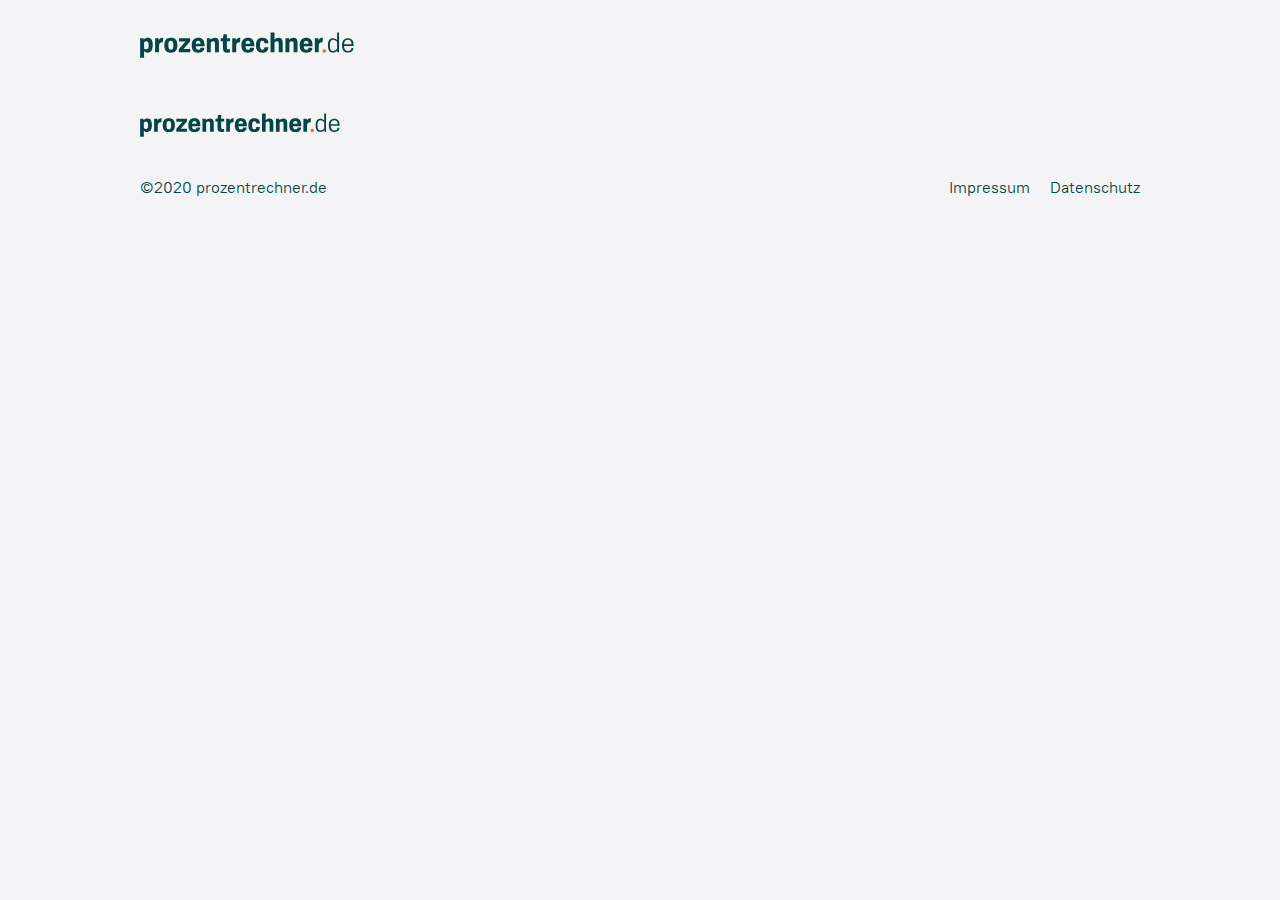
<file: web design/web development/2015/05/03/a-post-without-image.html>
<!DOCTYPE html>
<html>

  <head>
  <meta charset="utf-8">

  <meta name="viewport" content="width=device-width,minimum-scale=1,initial-scale=1">
  <meta http-equiv="X-UA-Compatible" content="IE=edge">

  <title>A post without image » prozentrechner.de </title>
  <meta name="description" content="Exercitationem et eum aliquid consequatur et sed cum eos qui praesentium id odit. architecto quas sapiente quia. culpa id aspernatur impedit quos laborum eiu...">

  <link rel="canonical" href="https://www.prozentrechner.de/web%20design/web%20development/2015/05/03/a-post-without-image.html">
  <link rel="alternate" type="application/rss+xml" title="prozentrechner.de" href="https://www.prozentrechner.de/feed.xml" />

  <link rel="apple-touch-icon" sizes="180x180" href="/assets/images/apple-touch-icon.png">
  <link rel="icon" type="image/png" sizes="32x32" href="/assets/images/favicon-32x32.png">
  <link rel="icon" type="image/png" sizes="16x16" href="/assets/images/favicon-16x16.png">
  <link rel="manifest" href="/assets/images/site.webmanifest">
  <link rel="mask-icon" href="/assets/images/safari-pinned-tab.svg" color="#5bbad5">
  <link rel="shortcut icon" href="/assets/images/favicon.ico">
  <meta name="msapplication-TileColor" content="#da532c">
  <meta name="msapplication-config" content="/assets/images/browserconfig.xml">
  <meta name="theme-color" content="#ffffff">

  


  <style>
    @font-face{font-family:'pt_root_uiregular';src:url('/assets/fonts/PT Root UI_Regular-webfont.eot');src:url('/assets/fonts/PT Root UI_Regular-webfont.eot?#iefix') format('embedded-opentype'),url('/assets/fonts/PT Root UI_Regular-webfont.woff') format('woff'),url('/assets/fonts/PT Root UI_Regular-webfont.ttf') format('truetype'),url('/assets/fonts/PT Root UI_Regular-webfont.svg#pt_root_uiregular') format('svg');font-weight:normal;font-style:normal}@font-face{font-family:'pt_root_uilight';src:url('/assets/fonts/PT Root UI_Light-webfont.eot');src:url('/assets/fonts/PT Root UI_Light-webfont.eot?#iefix') format('embedded-opentype'),url('/assets/fonts/PT Root UI_Light-webfont.woff') format('woff'),url('/assets/fonts/PT Root UI_Light-webfont.ttf') format('truetype'),url('/assets/fonts/PT Root UI_Light-webfont.svg#pt_root_uilight') format('svg');font-weight:normal;font-style:normal}@font-face{font-family:'pt_root_uimedium';src:url('/assets/fonts/PT Root UI_Medium-webfont.eot');src:url('/assets/fonts/PT Root UI_Medium-webfont.eot?#iefix') format('embedded-opentype'),url('/assets/fonts/PT Root UI_Medium-webfont.woff') format('woff'),url('/assets/fonts/PT Root UI_Medium-webfont.ttf') format('truetype'),url('/assets/fonts/PT Root UI_Medium-webfont.svg#pt_root_uimedium') format('svg');font-weight:normal;font-style:normal}@font-face{font-family:'pt_root_uibold';src:url('/assets/fonts/PT Root UI_Bold-webfont.eot');src:url('/assets/fonts/PT Root UI_Bold-webfont.eot?#iefix') format('embedded-opentype'),url('/assets/fonts/PT Root UI_Bold-webfont.woff') format('woff'),url('/assets/fonts/PT Root UI_Bold-webfont.ttf') format('truetype'),url('/assets/fonts/PT Root UI_Bold-webfont.svg#pt_root_uibold') format('svg');font-weight:normal;font-style:normal}

    :root{--15:#f9f9fa;--25:#f4f4f6;--50:#eaeaed;--75:#e0dfe5;--100:#cbcad3;--200:#a8a6b6;--300:#858299;--400:#6b6883;--500:#064545;--700:#403d5a;--600:#4a4665;--800:#373450;--900:#27253e;--900-10:rgba(39,37,62,0.1);--accent:#00afff;--bg-overlay:rgba(0,175,255,0.02);--facebook:#3b5998;--green:#64ce83;--linkedin:#0077b5;--teal:#00bed4;--twitter:#1da1f2;--olive:#c5c300;--orange:#ff7932;--white:#fff;--white-80:rgba(255,255,255,0.8);--white-30:rgba(255,255,255,0.3);--red:#ff403d;--yellow:#ffb100;--xing:#026466}img,legend{border:0}legend,td,th{padding:0}html{font-family:sans-serif;-ms-text-size-adjust:100%;-webkit-text-size-adjust:100%}body{margin:0}article,aside,details,figcaption,figure,footer,header,hgroup,main,menu,nav,section,summary{display:block}audio,canvas,progress,video{display:inline-block;vertical-align:baseline}audio:not([controls]){display:none;height:0}[hidden],template{display:none}a{background-color:transparent}a:active,a:hover{outline:0}abbr[title]{border-bottom:1px dotted}dfn{font-style:italic}mark{background:#ff0;color:#000}small{font-size:80%}sub,sup{font-size:75%;line-height:0;position:relative;vertical-align:baseline}sup{top:-.5em}sub{bottom:-.25em}svg:not(:root){overflow:hidden}figure{margin:1em 40px}hr{box-sizing:content-box;height:0}pre,textarea{overflow:auto}code,kbd,pre,samp{font-family:monospace,monospace;font-size:1em}button,input,optgroup,select,textarea{color:inherit;font:inherit;margin:0}button{overflow:visible}button,select{text-transform:none}button,html input[type=button],input[type=reset],input[type=submit]{-webkit-appearance:button;cursor:pointer}button[disabled],html input[disabled]{cursor:default}button::-moz-focus-inner,input::-moz-focus-inner{border:0;padding:0}input{line-height:normal}input[type=checkbox],input[type=radio]{box-sizing:border-box;padding:0}input[type=number]::-webkit-inner-spin-button,input[type=number]::-webkit-outer-spin-button{height:auto}input[type=search]{-webkit-appearance:textfield;box-sizing:content-box}input[type=search]::-webkit-search-cancel-button,input[type=search]::-webkit-search-decoration{-webkit-appearance:none}fieldset{border:1px solid silver;margin:0 2px;padding:.35em .625em .75em}table{border-collapse:collapse;border-spacing:0}.hidden,[hidden]{display:none}.pure-img{max-width:100%;height:auto;display:block}.pure-g{text-rendering:optimizespeed;display:-webkit-box;display:-webkit-flex;display:-ms-flexbox;display:flex;-webkit-flex-flow:row wrap;-ms-flex-flow:row wrap;flex-flow:row wrap;-webkit-align-content:flex-start;-ms-flex-line-pack:start;align-content:flex-start}@media all and (-ms-high-contrast:none),(-ms-high-contrast:active){table .pure-g{display:block}}.opera-only:-o-prefocus,.pure-g{word-spacing:-.43em}@media screen and (min-width:0){.qm-sm-1-12,.qm-sm-10-12,.qm-sm-11-12,.qm-sm-12-12,.qm-sm-2-12,.qm-sm-3-12,.qm-sm-4-12,.qm-sm-5-12,.qm-sm-6-12,.qm-sm-7-12,.qm-sm-8-12,.qm-sm-9-12{display:inline-block;zoom:1;letter-spacing:normal;word-spacing:normal;vertical-align:top;text-rendering:auto}.qm-sm-1-12{width:8.3333%}.qm-sm-2-12{width:16.6667%}.qm-sm-3-12{width:25%}.qm-sm-4-12{width:33.3333%}.qm-sm-5-12{width:41.6667%}.qm-sm-6-12{width:50%}.qm-sm-7-12{width:58.3333%}.qm-sm-8-12{width:66.6667%}.qm-sm-9-12{width:75%}.qm-sm-10-12{width:83.3333%}.qm-sm-11-12{width:91.6667%}.qm-sm-12-12{width:100%}}@media screen and (min-width:30em){.qm-md-1-12,.qm-md-10-12,.qm-md-11-12,.qm-md-12-12,.qm-md-2-12,.qm-md-3-12,.qm-md-4-12,.qm-md-5-12,.qm-md-6-12,.qm-md-7-12,.qm-md-8-12,.qm-md-9-12{display:inline-block;zoom:1;letter-spacing:normal;word-spacing:normal;vertical-align:top;text-rendering:auto}.qm-md-1-12{width:8.3333%}.qm-md-2-12{width:16.6667%}.qm-md-3-12{width:25%}.qm-md-4-12{width:33.3333%}.qm-md-5-12{width:41.6667%}.qm-md-6-12{width:50%}.qm-md-7-12{width:58.3333%}.qm-md-8-12{width:66.6667%}.qm-md-9-12{width:75%}.qm-md-10-12{width:83.3333%}.qm-md-11-12{width:91.6667%}.qm-md-12-12{width:100%}}@media screen and (min-width:48em){.qm-lg-1-12,.qm-lg-10-12,.qm-lg-11-12,.qm-lg-12-12,.qm-lg-2-12,.qm-lg-3-12,.qm-lg-4-12,.qm-lg-5-12,.qm-lg-6-12,.qm-lg-7-12,.qm-lg-8-12,.qm-lg-9-12{display:inline-block;zoom:1;letter-spacing:normal;word-spacing:normal;vertical-align:top;text-rendering:auto}.qm-lg-1-12{width:8.3333%}.qm-lg-2-12{width:16.6667%}.qm-lg-3-12{width:25%}.qm-lg-4-12{width:33.3333%}.qm-lg-5-12{width:41.6667%}.qm-lg-6-12{width:50%}.qm-lg-7-12{width:58.3333%}.qm-lg-8-12{width:66.6667%}.qm-lg-9-12{width:75%}.qm-lg-10-12{width:83.3333%}.qm-lg-11-12{width:91.6667%}.qm-lg-12-12{width:100%}}@media screen and (min-width:64em){.qm-xl-1-12,.qm-xl-10-12,.qm-xl-11-12,.qm-xl-12-12,.qm-xl-2-12,.qm-xl-3-12,.qm-xl-4-12,.qm-xl-5-12,.qm-xl-6-12,.qm-xl-7-12,.qm-xl-8-12,.qm-xl-9-12{display:inline-block;zoom:1;letter-spacing:normal;word-spacing:normal;vertical-align:top;text-rendering:auto}.qm-xl-1-12{width:8.3333%}.qm-xl-2-12{width:16.6667%}.qm-xl-3-12{width:25%}.qm-xl-4-12{width:33.3333%}.qm-xl-5-12{width:41.6667%}.qm-xl-6-12{width:50%}.qm-xl-7-12{width:58.3333%}.qm-xl-8-12{width:66.6667%}.qm-xl-9-12{width:75%}.qm-xl-10-12{width:83.3333%}.qm-xl-11-12{width:91.6667%}.qm-xl-12-12{width:100%}}html{box-sizing:border-box}*,*::before,*::after{box-sizing:inherit}body{font:normal 1.125em/1.5 pt_root_uiregular,-apple-system,system-ui,BlinkMacSystemFont,"Segoe UI",Roboto,"Helvetica Neue",Arial,sans-serif;color:var(--500);-webkit-font-smoothing:antialiased;-moz-osx-font-smoothing:grayscale;background-color:var(--25)}:focus{outline:0}.wrapper{margin:0 auto;max-width:62.5rem}header .logo{margin:32px 0}header .logo img{width:214px;height:26px}a{color:#fc6025}h2,h3,h4,h5{padding:59px 0 29px 0}footer{font-size:16px}footer a{color:var(--500);text-decoration:none}footer .logo img{width:200px;max-width:200px}footer .footer-line{display:flex;justify-content:space-between}footer .footer-line ul{list-style:none}footer .footer-line ul li a{padding-left:1em}footer .footer-line ul li{display:inline}

    footer ul{list-style:none;padding-left:0}

  </style>

<!--  <style amp-boilerplate>body{-webkit-animation:-amp-start 8s steps(1,end) 0s 1 normal both;-moz-animation:-amp-start 8s steps(1,end) 0s 1 normal both;-ms-animation:-amp-start 8s steps(1,end) 0s 1 normal both;animation:-amp-start 8s steps(1,end) 0s 1 normal both}@-webkit-keyframes -amp-start{from{visibility:hidden}to{visibility:visible}}@-moz-keyframes -amp-start{from{visibility:hidden}to{visibility:visible}}@-ms-keyframes -amp-start{from{visibility:hidden}to{visibility:visible}}@-o-keyframes -amp-start{from{visibility:hidden}to{visibility:visible}}@keyframes -amp-start{from{visibility:hidden}to{visibility:visible}}</style>-->
<!--  <noscript>-->
<!--    <style amp-boilerplate>body{-webkit-animation:none;-moz-animation:none;-ms-animation:none;animation:none}</style>-->
<!--  </noscript>-->
</head>




  <body>

    <div class="wrapper">

      <header>
    <div class="pure-g logo">
        <div class="qm-sm-12-12">
            <a href="/">
                <picture>
                    <source srcset="/assets/images/prozentrechner-logo.svg" type="image/svg+xml">
                    <img src="/assets/images/prozentrechner-logo.svg" alt="prozentrechner" />
                </picture>
            </a>
        </div>
    </div>
</header>


      <article class="main-wrapper">
        <div class="pure-g">
          <div class="qm-sm-12-12">
            

          </div>
        </div>
      </article>

      
<footer class="pure-g">

  <div class="qm-sm-12-12">
    <ul>
      <li><div class="logo"><a href='/'><picture><source srcset="/assets/images/prozentrechner-logo.svg" type="image/svg+xml"><img src="/assets/images/prozentrechner-logo.svg" alt="prozentrechner" /></picture></a></div></li>
    </ul>

    <div class="footer-line">
      <ul>
        <li>&copy;2020 prozentrechner.de</li>
      </ul>
      <ul>
        <li><a href="/impressum/">Impressum</a></li>
        <li><a href="/datenschutz/">Datenschutz</a></li>
      </ul>
    </div>

  </div>

</footer>

<div class="inline-svg">
    <svg xmlns="http://www.w3.org/2000/svg">

        <!-- Logo -->
        <symbol id="logo" viewBox="0 0 427 52">
            <title>prozentrechner</title>
            <desc>prozentrechner</desc>
            <path fill="#064545" fill-rule="evenodd" d="M407.085 27.783c.224 6.776 2.632 10.135 7.868 10.135 4.256 0 7-1.68 7-5.712h3.92c0 5.377-3.584 9.016-10.976 9.016-8.288 0-11.76-5.207-11.76-14.559 0-9.464 4.592-14.336 11.928-14.336 7.28 0 11.088 4.592 11.088 13.216v2.24h-19.068zm7.868-12.152c-4.732 0-7.476 2.94-7.84 8.68h15.12c-.196-5.377-2.24-8.68-7.28-8.68zm-21.497 21.952c-2.156 2.183-5.04 3.639-8.54 3.639-6.944 0-9.912-5.263-9.912-14.559 0-9.128 2.968-14.336 9.856-14.336 3.416 0 6.3 1.427 8.484 3.527a22.189 22.189 0 0 1-.084-1.791V.903h3.92v39.759h-3.472l-.252-3.079zm-.196-17.752c-1.848-2.072-4.76-4.144-7.896-4.144-5.096 0-6.44 4.704-6.44 11.088 0 6.495 1.288 11.088 6.44 11.088 3.136 0 6.048-2.072 7.896-4.144V19.831zm-30.279.476c-4.311 0-6.272 2.828-6.272 7.363v12.992h-7.896V12.327h7.001l.363 4.452c1.121-2.996 3.781-5.18 7.085-5.18.671 0 1.175.055 1.763.14l-.699 8.568h-1.345zm-31.269 15.147c2.856 0 4.479-1.455 4.479-4.031h7.784c0 4.368-2.408 9.968-12.292 9.968-9.435 0-12.991-5.237-12.991-14.896 0-11.004 5.544-14.896 13.132-14.896 7.7 0 12.431 4.032 12.431 14.363v2.548H326.7c.168 4.9 1.708 6.944 5.012 6.944zm4.647-11.927c-.139-3.809-1.456-5.992-4.647-5.992-2.997 0-4.704 1.848-4.985 5.992h9.632zm-29.915-.252c0-3.136-.98-4.621-3.332-4.621-1.736 0-3.612.98-5.04 2.184v19.824h-7.896V12.327h7.112l.336 3.023c2.296-2.071 5.572-3.696 8.792-3.696 5.74 0 7.924 3.529 7.924 8.961v20.047h-7.896V23.275zm-29.668 0c0-3.136-.98-4.621-3.332-4.621-1.736 0-3.612.98-5.04 2.184v19.824h-7.896V.903h7.896v10.948c0 .924-.056 2.128-.14 3.22 2.268-1.933 5.404-3.417 8.484-3.417 5.824 0 7.924 3.529 7.924 8.961v20.047h-7.896V23.275zm-32.581 12.067c2.66 0 4.116-1.595 4.116-4.983h7.784c0 5.432-2.464 11.032-12.012 11.032-9.211 0-12.712-5.237-12.712-14.84 0-9.828 4.032-14.952 12.964-14.952 9.212 0 11.76 5.571 11.76 11.031h-7.784c0-3.359-1.512-4.983-4.172-4.983-3.444 0-4.76 2.631-4.76 8.764 0 6.412 1.512 8.931 4.816 8.931zm-28.75.112c2.856 0 4.48-1.455 4.48-4.031h7.784c0 4.368-2.408 9.968-12.292 9.968-9.436 0-12.992-5.237-12.992-14.896 0-11.004 5.544-14.896 13.132-14.896 7.7 0 12.432 4.032 12.432 14.363v2.548h-17.556c.168 4.9 1.708 6.944 5.012 6.944zm4.648-11.927c-.14-3.809-1.456-5.992-4.648-5.992-2.995 0-4.704 1.848-4.984 5.992h9.632zm-21.901-3.22c-4.312 0-6.272 2.828-6.272 7.363v12.992h-7.896V12.327h7l.364 4.452c1.12-2.996 3.78-5.18 7.084-5.18.672 0 1.176.055 1.764.14l-.7 8.568h-1.344zm-24.471 20.972c-6.02 0-8.26-3.276-8.26-9.464V18.682h-4.48v-6.355h4.508l1.204-8.065h6.664v8.065h6.328v6.355h-6.328v12.153c0 2.968.532 3.807 3.388 3.807 1.036 0 2.128-.083 2.94-.195v6.215c-1.4.309-3.64.617-5.964.617zm-24.119-18.004c0-3.136-.98-4.621-3.332-4.621-1.736 0-3.612.98-5.04 2.184v19.824h-7.896V12.327h7.112l.336 3.023c2.296-2.071 5.572-3.696 8.792-3.696 5.74 0 7.924 3.529 7.924 8.961v20.047h-7.896V23.275zm-33.37 12.179c2.856 0 4.48-1.455 4.48-4.031h7.784c0 4.368-2.408 9.968-12.292 9.968-9.436 0-12.992-5.237-12.992-14.896 0-11.004 5.544-14.896 13.132-14.896 7.7 0 12.432 4.032 12.432 14.363v2.548H111.22c.168 4.9 1.708 6.944 5.012 6.944zm4.648-11.927c-.14-3.809-1.456-5.992-4.648-5.992-2.996 0-4.704 1.848-4.984 5.992h9.632zM77.469 34.586l13.216-15.792H77.609v-6.467h22.512v6.075l-13.3 15.793h13.44v6.467H77.469v-6.076zm-15.965 6.805c-9.52 0-12.964-5.292-12.964-14.813 0-9.547 3.78-14.979 13.076-14.979 9.492 0 12.936 5.291 12.936 14.812 0 9.52-3.808 14.98-13.048 14.98zm.084-23.8c-3.696 0-5.04 2.464-5.04 8.904 0 6.44 1.344 8.904 5.04 8.904 3.64 0 4.956-2.464 4.956-8.904 0-6.44-1.288-8.904-4.956-8.904zm-17.309 2.716c-4.312 0-6.272 2.828-6.272 7.363v12.992h-7.896V12.327h7l.364 4.452c1.12-2.996 3.78-5.18 7.084-5.18.672 0 1.176.055 1.764.14l-.7 8.568h-1.344zM15.238 41.334c-2.744 0-5.18-1.119-7.168-2.744.056.924.084 1.877.084 2.689v10.36H.258V12.327h6.888l.392 2.716c2.156-1.989 4.928-3.389 8.092-3.389 6.58 0 9.772 4.145 9.772 14.561 0 9.996-3.192 15.119-10.164 15.119zm-2.324-22.987c-1.624 0-3.36.84-4.76 1.988v12.459c1.4 1.093 3.08 1.876 4.676 1.876 3.332 0 4.48-2.687 4.48-8.203 0-5.377-1.26-8.12-4.396-8.12z"/>
            <path fill="#FC6025" fill-rule="evenodd" d="M367.64 41.279c1.988 0 3.528-1.54 3.528-3.501 0-1.987-1.54-3.499-3.528-3.499s-3.528 1.512-3.528 3.499c0 1.961 1.54 3.501 3.528 3.501z"/>
        </symbol>
        <!-- end of Logo -->

        <!-- social icon -->
        <symbol id="facebook" viewBox="0 0 15 28">
            <title>facebook</title>
            <desc>facebook</desc>
            <path d="M9.736 28.005V15.226h4.422l.662-4.98H9.736v-3.18c0-1.44.412-2.424 2.544-2.424l2.719-.002V.186c-.471-.061-2.084-.195-3.962-.195-3.919 0-6.603 2.319-6.603 6.582v3.673H.001v4.98h4.433v12.779h5.302z" />
        </symbol>

        <symbol id="twitter" viewBox="0 0 27 22">
            <title>twitter</title>
            <desc>twitter</desc>
            <path d="M26.986 2.841c-.979.444-1.804.458-2.679.02 1.128-.687 1.18-1.171 1.587-2.469a10.833 10.833 0 0 1-3.47 1.35 5.414 5.414 0 0 0-3.986-1.754c-3.018 0-5.464 2.489-5.464 5.555 0 .435.048.858.141 1.267-4.541-.231-8.568-2.443-11.262-5.805a5.595 5.595 0 0 0-.74 2.793 5.58 5.58 0 0 0 2.43 4.623 5.353 5.353 0 0 1-2.473-.694l-.001.07c0 2.693 1.883 4.938 4.384 5.447a5.418 5.418 0 0 1-2.469.097c.696 2.205 2.714 3.811 5.104 3.856a10.856 10.856 0 0 1-8.089 2.3 15.291 15.291 0 0 0 8.376 2.496c10.05 0 15.545-8.466 15.545-15.806 0-.243-.004-.481-.015-.72 1.067-.781 2.349-1.511 3.081-2.626z" />
        </symbol>

        <symbol id="linkedin" viewBox="0 0 24 23">
            <title>linkedin</title>
            <desc>linkedin</desc>
            <path d="M18.861 22.993v-8.298c0-2.086-.745-3.508-2.609-3.508-1.422 0-2.27.959-2.642 1.885-.136.332-.17.794-.17 1.259v8.662H8.291s.068-14.058 0-15.512h5.149v2.2c-.01.016-.024.033-.034.05h.034v-.05c.684-1.058 1.905-2.565 4.641-2.565 3.388 0 5.928 2.217 5.928 6.982v8.895h-5.148zM2.867 5.363h-.034c-1.727 0-2.845-1.192-2.845-2.681 0-1.523 1.152-2.68 2.913-2.68 1.762 0 2.846 1.157 2.879 2.68 0 1.489-1.117 2.681-2.913 2.681zm2.575 17.63H.293V7.481h5.149v15.512z" />
        </symbol>

        <symbol id="xing" viewBox="0 0 22 26">
            <title>xing</title>
            <desc>xing</desc>
            <path d="M21.913.807l-8.249 14.694a.023.023 0 0 0 0 .025l5.252 9.667c.105.209.107.421.008.581-.095.156-.27.241-.494.241h-3.723c-.571 0-.855-.383-1.041-.715l-5.294-9.785L16.664.704c.199-.363.441-.715.998-.715h3.764c.224 0 .4.085.495.239.1.159.097.371-.008.579zM4.293 18.223H.568a.548.548 0 0 1-.488-.256c-.098-.16-.103-.368 0-.576l3.96-7.039c.004-.007.004-.011 0-.021L1.52 5.938c-.105-.209-.119-.416-.021-.576.095-.156.284-.234.507-.234h3.727c.572 0 .853.37 1.038.704 0 0 2.546 4.475 2.562 4.499L5.31 17.498c-.19.345-.459.725-1.017.725z" />
        </symbol>

        <symbol id="mail" viewBox="0 0 24 20">
            <title>mail</title>
            <desc>mail</desc>
            <path d="M12 10L1.59.385C2.021.137 2.506.005 3 0h18c.494.005.979.137 1.41.385L12 10zm9 10c1.657 0 3-1.378 3-3.078V2.308L12.75 12.78a1.104 1.104 0 0 1-1.5 0L0 2.308v14.614C0 18.622 1.343 20 3 20h18z"/>
        </symbol>

        <symbol id="print" viewBox="0 0 26 26">
            <title>print</title>
            <desc>print</desc>
            <path d="M19.5 8.938h-13v-6.5A2.438 2.438 0 0 1 8.938 0h8.124A2.438 2.438 0 0 1 19.5 2.438v6.5zm6.5-.813v10.562a2.439 2.439 0 0 1-2.438 2.438h-1.625v2.437A2.438 2.438 0 0 1 19.5 26h-13a2.438 2.438 0 0 1-2.437-2.438v-2.437H2.438A2.439 2.439 0 0 1 0 18.687V8.125a2.438 2.438 0 0 1 2.438-2.437h1.625v5.687h17.874V5.688h1.625A2.438 2.438 0 0 1 26 8.125zm-7.313 8.937H7.313v5.688h11.374v-5.688z"/>
        </symbol>
        <!-- end social icon -->
    </svg>
</div>




    </div>


  </body>
</html>
</file>
<file: assets/styles/main.css>
*{box-sizing:border-box}::before,::after{box-sizing:inherit}html{line-height:1.15;-webkit-text-size-adjust:100%;-webkit-tap-highlight-color:rgba(0,0,0,0)}body{margin:0}main{display:block}p,table,blockquote,address,pre,iframe,form,figure,dl{margin:0}h1,h2,h3,h4,h5,h6{font-size:inherit;line-height:inherit;font-weight:inherit;margin:0}ul,ol{margin:0;padding:0;list-style:none}dt{font-weight:bold}dd{margin-left:0}hr{box-sizing:content-box;height:0;overflow:visible;border:0;border-top:1px solid;margin:0;clear:both;color:inherit}pre{font-family:monospace,monospace;font-size:inherit}address{font-style:inherit}a{background-color:rgba(0,0,0,0);text-decoration:none;color:inherit}abbr[title]{border-bottom:none;text-decoration:underline;text-decoration:underline dotted}b,strong{font-weight:bolder}code,kbd,samp{font-family:monospace,monospace;font-size:inherit}small{font-size:80%}sub,sup{font-size:75%;line-height:0;position:relative;vertical-align:baseline}sub{bottom:-0.25em}sup{top:-0.5em}img{border-style:none;vertical-align:bottom}embed,object,iframe{border:0;vertical-align:bottom}button,input,optgroup,select,textarea{-webkit-appearance:none;appearance:none;vertical-align:middle;color:inherit;font:inherit;border:0;background:rgba(0,0,0,0);padding:0;margin:0;outline:0;border-radius:0;text-align:inherit}[type=checkbox]{-webkit-appearance:checkbox;appearance:checkbox}[type=radio]{-webkit-appearance:radio;appearance:radio}button,input{overflow:visible}button,select{text-transform:none}button,[type=button],[type=reset],[type=submit]{cursor:pointer;-webkit-appearance:none;appearance:none}button[disabled],[type=button][disabled],[type=reset][disabled],[type=submit][disabled]{cursor:default}button::-moz-focus-inner,[type=button]::-moz-focus-inner,[type=reset]::-moz-focus-inner,[type=submit]::-moz-focus-inner{border-style:none;padding:0}button:-moz-focusring,[type=button]:-moz-focusring,[type=reset]:-moz-focusring,[type=submit]:-moz-focusring{outline:1px dotted ButtonText}fieldset{margin:0;padding:0;border:0;min-width:0}legend{color:inherit;display:table;max-width:100%;padding:0;white-space:normal}progress{vertical-align:baseline}textarea{overflow:auto}[type=checkbox],[type=radio]{padding:0}[type=number]::-webkit-inner-spin-button,[type=number]::-webkit-outer-spin-button{height:auto}[type=search]{outline-offset:-2px}[type=search]::-webkit-search-decoration{-webkit-appearance:none}::-webkit-file-upload-button{-webkit-appearance:button;font:inherit}label[for]{cursor:pointer}details{display:block}summary{display:list-item}table{border-collapse:collapse;border-spacing:0}caption{text-align:left}td,th{vertical-align:top}th{text-align:left;font-weight:bold}template{display:none}[hidden]{display:none}@font-face{font-family:"PT Root UI";src:local("PT Root UI"),local("PTRootUI-Regular"),url("/assets/fonts/PTRootUI-Regular.woff2") format("woff2"),url("/assets/fonts/PTRootUI-Regular.woff") format("woff");font-weight:normal;font-style:normal;font-display:swap}@font-face{font-family:"PT Root UI";src:local("PT Root UI Medium"),local("PTRootUI-Medium"),url("/assets/fonts/PTRootUI-Medium.woff2") format("woff2"),url("/assets/fonts/PTRootUI-Medium.woff") format("woff");font-weight:500;font-style:normal;font-display:swap}@font-face{font-family:"PT Root UI";src:local("PT Root UI Bold"),local("PTRootUI-Bold"),url("/assets/fonts/PTRootUI-Bold.woff2") format("woff2"),url("/assets/fonts/PTRootUI-Bold.woff") format("woff");font-weight:bold;font-style:normal;font-display:swap}@font-face{font-family:"PT Root UI";src:local("PT Root UI Light"),local("PTRootUI-Light"),url("/assets/fonts/PTRootUI-Light.woff2") format("woff2"),url("/assets/fonts/PTRootUI-Light.woff") format("woff");font-weight:300;font-style:normal;font-display:swap}:root{--color-diamond: 187, 228, 237;--color-cyprus: 6, 69, 69;--color-orange: 252, 96, 37;--color-dolly: 246, 253, 118;--color-white: 255, 255, 255;--color-black: 0, 0, 0;--color-primary: var(--color-orange);--color-accent: var(--color-orange);--bgc: var(--color-white);--color: var(--color-cyprus)}:root{--ff-system: -apple-system, BlinkMacSystemFont, "Segoe UI", Roboto, Oxygen-Sans, Ubuntu, Cantarell, "Helvetica Neue", sans-serif;--ff-mono-1: monospace;--ff-serif-1: serif;--ff-sans-1: "PT Root UI";--ff: var(--ff-sans-1), var(--ff-system);--fz: 16px;--lh: 1.5;--rythm: calc(var(--fz) * var(--lh))}:root{--form-font-size: 16px;--form-line-height: 1.5;--form-border-color: transparent;--form-border-width: 0px;--form-border-style: solid;--form-border-radius: 0px;--form-background-color: var(--bgc);--form-color: var(--color);--form-indent-x: 15px;--form-height: 40px}:root{--gutter: 20px;--gap: 20px}:root{--indent-sm: 30px;--indent-md: 40px;--indent-lg: 50px;--indent-xl: 60px}body{background-color:rgb(var(--bgc));color:rgb(var(--color));font-family:var(--ff);font-size:var(--fz);line-height:var(--lh);overflow-x:hidden}img{max-width:100%}img[width],img[height]{max-width:none}h1,h2,h3,h4,h5,h6{font-weight:normal}[list]::-webkit-calendar-picker-indicator{display:none}textarea{resize:vertical}::-webkit-datetime-edit-fields-wrapper,::-webkit-datetime-edit-text,::-webkit-datetime-edit-minute,::-webkit-datetime-edit-hour-field,::-webkit-datetime-edit-day-field,::-webkit-datetime-edit-month-field,::-webkit-datetime-edit-year-field{padding:0}::-webkit-inner-spin-button{height:auto}[type=search]{-webkit-appearance:textfield}::-webkit-search-decoration{-webkit-appearance:none}::-webkit-color-swatch-wrapper{padding:0}.container{margin-left:auto;margin-right:auto;padding-left:var(--gutter);padding-right:var(--gutter);width:100%}@media(min-width: 425px){.container{max-width:425px}}@media(min-width: 576px){.container{max-width:576px}}@media(min-width: 768px){.container{max-width:768px}}@media(min-width: 880px){.container{max-width:880px}}@media(min-width: 1024px){.container{max-width:1000px}}.container-fluid{margin-left:auto;margin-right:auto;padding-left:var(--gutter);padding-right:var(--gutter);width:100%}.row{display:flex;flex-wrap:wrap;margin-left:calc(var(--gap)*-1);margin-top:calc(var(--gap)*-1)}.row>*{box-sizing:border-box;flex-shrink:0;max-width:100%;padding-left:var(--gap);padding-top:var(--gap);width:100%}.col{flex:1 0 0%;min-width:0}.col-auto{flex:0 0 auto;width:auto}.col-1{flex:0 0 auto;width:8.3333333333%}.col-2{flex:0 0 auto;width:16.6666666667%}.col-3{flex:0 0 auto;width:25%}.col-4{flex:0 0 auto;width:33.3333333333%}.col-5{flex:0 0 auto;width:41.6666666667%}.col-6{flex:0 0 auto;width:50%}.col-7{flex:0 0 auto;width:58.3333333333%}.col-8{flex:0 0 auto;width:66.6666666667%}.col-9{flex:0 0 auto;width:75%}.col-10{flex:0 0 auto;width:83.3333333333%}.col-11{flex:0 0 auto;width:91.6666666667%}.col-12{flex:0 0 auto;width:100%}.offset-auto{margin-left:auto}.offset-0{margin-left:0}.offset-1{margin-left:8.3333333333%}.offset-2{margin-left:16.6666666667%}.offset-3{margin-left:25%}.offset-4{margin-left:33.3333333333%}.offset-5{margin-left:41.6666666667%}.offset-6{margin-left:50%}.offset-7{margin-left:58.3333333333%}.offset-8{margin-left:66.6666666667%}.offset-9{margin-left:75%}.offset-10{margin-left:83.3333333333%}.offset-11{margin-left:91.6666666667%}@media(min-width: 425px){.col\@sm{flex:1 0 0%;min-width:0}.col-auto\@sm{flex:0 0 auto;width:auto}.col-1\@sm{flex:0 0 auto;width:8.3333333333%}.col-2\@sm{flex:0 0 auto;width:16.6666666667%}.col-3\@sm{flex:0 0 auto;width:25%}.col-4\@sm{flex:0 0 auto;width:33.3333333333%}.col-5\@sm{flex:0 0 auto;width:41.6666666667%}.col-6\@sm{flex:0 0 auto;width:50%}.col-7\@sm{flex:0 0 auto;width:58.3333333333%}.col-8\@sm{flex:0 0 auto;width:66.6666666667%}.col-9\@sm{flex:0 0 auto;width:75%}.col-10\@sm{flex:0 0 auto;width:83.3333333333%}.col-11\@sm{flex:0 0 auto;width:91.6666666667%}.col-12\@sm{flex:0 0 auto;width:100%}.offset-auto\@sm{margin-left:auto}.offset-0\@sm{margin-left:0}.offset-1\@sm{margin-left:8.3333333333%}.offset-2\@sm{margin-left:16.6666666667%}.offset-3\@sm{margin-left:25%}.offset-4\@sm{margin-left:33.3333333333%}.offset-5\@sm{margin-left:41.6666666667%}.offset-6\@sm{margin-left:50%}.offset-7\@sm{margin-left:58.3333333333%}.offset-8\@sm{margin-left:66.6666666667%}.offset-9\@sm{margin-left:75%}.offset-10\@sm{margin-left:83.3333333333%}.offset-11\@sm{margin-left:91.6666666667%}}@media(min-width: 576px){.col\@md{flex:1 0 0%;min-width:0}.col-auto\@md{flex:0 0 auto;width:auto}.col-1\@md{flex:0 0 auto;width:8.3333333333%}.col-2\@md{flex:0 0 auto;width:16.6666666667%}.col-3\@md{flex:0 0 auto;width:25%}.col-4\@md{flex:0 0 auto;width:33.3333333333%}.col-5\@md{flex:0 0 auto;width:41.6666666667%}.col-6\@md{flex:0 0 auto;width:50%}.col-7\@md{flex:0 0 auto;width:58.3333333333%}.col-8\@md{flex:0 0 auto;width:66.6666666667%}.col-9\@md{flex:0 0 auto;width:75%}.col-10\@md{flex:0 0 auto;width:83.3333333333%}.col-11\@md{flex:0 0 auto;width:91.6666666667%}.col-12\@md{flex:0 0 auto;width:100%}.offset-auto\@md{margin-left:auto}.offset-0\@md{margin-left:0}.offset-1\@md{margin-left:8.3333333333%}.offset-2\@md{margin-left:16.6666666667%}.offset-3\@md{margin-left:25%}.offset-4\@md{margin-left:33.3333333333%}.offset-5\@md{margin-left:41.6666666667%}.offset-6\@md{margin-left:50%}.offset-7\@md{margin-left:58.3333333333%}.offset-8\@md{margin-left:66.6666666667%}.offset-9\@md{margin-left:75%}.offset-10\@md{margin-left:83.3333333333%}.offset-11\@md{margin-left:91.6666666667%}}@media(min-width: 768px){.col\@lg{flex:1 0 0%;min-width:0}.col-auto\@lg{flex:0 0 auto;width:auto}.col-1\@lg{flex:0 0 auto;width:8.3333333333%}.col-2\@lg{flex:0 0 auto;width:16.6666666667%}.col-3\@lg{flex:0 0 auto;width:25%}.col-4\@lg{flex:0 0 auto;width:33.3333333333%}.col-5\@lg{flex:0 0 auto;width:41.6666666667%}.col-6\@lg{flex:0 0 auto;width:50%}.col-7\@lg{flex:0 0 auto;width:58.3333333333%}.col-8\@lg{flex:0 0 auto;width:66.6666666667%}.col-9\@lg{flex:0 0 auto;width:75%}.col-10\@lg{flex:0 0 auto;width:83.3333333333%}.col-11\@lg{flex:0 0 auto;width:91.6666666667%}.col-12\@lg{flex:0 0 auto;width:100%}.offset-auto\@lg{margin-left:auto}.offset-0\@lg{margin-left:0}.offset-1\@lg{margin-left:8.3333333333%}.offset-2\@lg{margin-left:16.6666666667%}.offset-3\@lg{margin-left:25%}.offset-4\@lg{margin-left:33.3333333333%}.offset-5\@lg{margin-left:41.6666666667%}.offset-6\@lg{margin-left:50%}.offset-7\@lg{margin-left:58.3333333333%}.offset-8\@lg{margin-left:66.6666666667%}.offset-9\@lg{margin-left:75%}.offset-10\@lg{margin-left:83.3333333333%}.offset-11\@lg{margin-left:91.6666666667%}}@media(min-width: 880px){.col\@xl{flex:1 0 0%;min-width:0}.col-auto\@xl{flex:0 0 auto;width:auto}.col-1\@xl{flex:0 0 auto;width:8.3333333333%}.col-2\@xl{flex:0 0 auto;width:16.6666666667%}.col-3\@xl{flex:0 0 auto;width:25%}.col-4\@xl{flex:0 0 auto;width:33.3333333333%}.col-5\@xl{flex:0 0 auto;width:41.6666666667%}.col-6\@xl{flex:0 0 auto;width:50%}.col-7\@xl{flex:0 0 auto;width:58.3333333333%}.col-8\@xl{flex:0 0 auto;width:66.6666666667%}.col-9\@xl{flex:0 0 auto;width:75%}.col-10\@xl{flex:0 0 auto;width:83.3333333333%}.col-11\@xl{flex:0 0 auto;width:91.6666666667%}.col-12\@xl{flex:0 0 auto;width:100%}.offset-auto\@xl{margin-left:auto}.offset-0\@xl{margin-left:0}.offset-1\@xl{margin-left:8.3333333333%}.offset-2\@xl{margin-left:16.6666666667%}.offset-3\@xl{margin-left:25%}.offset-4\@xl{margin-left:33.3333333333%}.offset-5\@xl{margin-left:41.6666666667%}.offset-6\@xl{margin-left:50%}.offset-7\@xl{margin-left:58.3333333333%}.offset-8\@xl{margin-left:66.6666666667%}.offset-9\@xl{margin-left:75%}.offset-10\@xl{margin-left:83.3333333333%}.offset-11\@xl{margin-left:91.6666666667%}}@media(min-width: 1024px){.col\@xxl{flex:1 0 0%;min-width:0}.col-auto\@xxl{flex:0 0 auto;width:auto}.col-1\@xxl{flex:0 0 auto;width:8.3333333333%}.col-2\@xxl{flex:0 0 auto;width:16.6666666667%}.col-3\@xxl{flex:0 0 auto;width:25%}.col-4\@xxl{flex:0 0 auto;width:33.3333333333%}.col-5\@xxl{flex:0 0 auto;width:41.6666666667%}.col-6\@xxl{flex:0 0 auto;width:50%}.col-7\@xxl{flex:0 0 auto;width:58.3333333333%}.col-8\@xxl{flex:0 0 auto;width:66.6666666667%}.col-9\@xxl{flex:0 0 auto;width:75%}.col-10\@xxl{flex:0 0 auto;width:83.3333333333%}.col-11\@xxl{flex:0 0 auto;width:91.6666666667%}.col-12\@xxl{flex:0 0 auto;width:100%}.offset-auto\@xxl{margin-left:auto}.offset-0\@xxl{margin-left:0}.offset-1\@xxl{margin-left:8.3333333333%}.offset-2\@xxl{margin-left:16.6666666667%}.offset-3\@xxl{margin-left:25%}.offset-4\@xxl{margin-left:33.3333333333%}.offset-5\@xxl{margin-left:41.6666666667%}.offset-6\@xxl{margin-left:50%}.offset-7\@xxl{margin-left:58.3333333333%}.offset-8\@xxl{margin-left:66.6666666667%}.offset-9\@xxl{margin-left:75%}.offset-10\@xxl{margin-left:83.3333333333%}.offset-11\@xxl{margin-left:91.6666666667%}}.o-Form{--o-Form__fz: 16px;--o-Form__lh: 1.5;--o-Form__rythm: calc(var(--o-Form__fz) * var(--o-Form__lh));--o-FormElem__bdc: transparent;--o-FormElem__bdw: 0px;--o-FormElem__bds: solid;--o-FormElem__bdrs: 0px;--o-FormElem__bgc: rgb(var(--bgc));--o-FormElem__c: rgb(var(--color));--o-FormElem__height: var(--form-height-1);--o-FormElem__h: unset;--o-FormElem__ix: 15px;--o-FormElem__ib: calc((var(--o-FormElem__height) - var(--o-Form__rythm)) / 2);--o-FormElem__il: var(--o-FormElem__ix);--o-FormElem__ir: var(--o-FormElem__ix);--o-FormElem__it: calc((var(--o-FormElem__height) - var(--o-Form__rythm)) / 2);--o-FormElem-label__c: rgba(var(--color), 0.5);--o-FormElem-input-placeholder__c: rgba(var(--color), 0.5);--o-FormElem-chevron__c: var(--accent);--o-FormElem-chevron__h: 10px;--o-FormElem-chevron__w: 10px;--o-FormElem-chevron__i: 12px}.o-FormText{--o-FormText__height: var(--form-height);--o-FormText__fz: var(--form-font-size);--o-FormText__lh: var(--form-line-height);--o-FormText__rythm: calc(var(--o-FormText__fz) * var(--o-FormText__lh));--o-FormText__bgc: rgb(var(--form-background-color));--o-FormText__bdc: rgb(var(--form-border-color));--o-FormText__bdw: var(--form-border-width);--o-FormText__bds: var(--form-border-style);--o-FormText__bdrs: var(--form-border-radius);--o-FormText__iy: calc((var(--o-FormText__height) - var(--o-FormText__rythm) - var(--o-FormText__bdw)) / 2);--o-FormText__ix: 15px;--o-FormText__it: var(--o-FormText__iy);--o-FormText__ib: var(--o-FormText__iy);--o-FormText__il: var(--o-FormText__ix);--o-FormText__ir: var(--o-FormText__ix);--o-FormText-input__c: rgb(var(--form-color));--o-FormText-input-placeholder__c: rgba(var(--form-color), 0.4);--o-FormText-label__c: rgba(var(--form-color), 0.4);background-color:var(--o-FormText__bgc);border-color:var(--o-FormText__bdc);border-radius:var(--o-FormText__bdrs);border-style:var(--o-FormText__bds);border-width:var(--o-FormText__bdw);cursor:pointer;display:flex;font-size:var(--o-FormText__fz);line-height:var(--o-FormText__lh);padding:var(--o-FormText__it) var(--o-FormText__ir) var(--o-FormText__ib) var(--o-FormText__il);position:relative}.o-FormText-input,.o-FormText-label{font-size:var(--o-FormText__fz);line-height:var(--o-FormText__lh)}.o-FormText-wrapper+.o-FormText-label,.o-FormText-label+.o-FormText-wrapper{padding-left:var(--o-FormText__ix)}.o-FormText-wrapper+.o-FormText-label--tight,.o-FormText-label--tight+.o-FormText-wrapper{padding-left:calc(var(--o-FormText__ix)*.3)}.o-FormText-wrapper{display:flex;font-size:var(--o-FormText__fz);line-height:var(--o-FormText__lh);width:100%}.o-FormText-input{background-color:rgba(0,0,0,0);color:var(--o-FormText-input__c);font-size:var(--o-FormText__fz);line-height:var(--o-FormText__lh);width:100%}.o-FormText-input--height{height:var(--o-FormText__rythm)}.o-FormText-input::placeholder{color:var(--o-FormText-input-placeholder__c)}.o-FormText-input:focus{outline:none}.o-FormText-input[type=number]{-moz-appearance:textfield}.o-FormText-input[type=number]::-webkit-inner-spin-button,.o-FormText-input[type=number]::-webkit-outer-spin-button{-webkit-appearance:none;margin:0}.o-FormText-label{color:var(--o-FormText-label__c);user-select:none}.o-FormSelect{--o-FormSelect__ir: calc(var(--o-FormElem-chevron__i) * 2 + var(--o-FormElem-chevron__w));display:flex;flex-grow:1;position:relative}.o-FormSelect-chevron{align-self:center;color:var(--o-FormElem-chevron__c);display:flex;fill:currentColor;height:var(--o-FormElem-chevron__h);position:absolute;right:var(--o-FormElem-chevron__i);transform:translateY(1px);width:var(--o-FormElem-chevron__w);z-index:55}.o-FormSelect-select{align-items:center;-webkit-appearance:none;-moz-appearance:none;appearance:none;background-color:var(--o-FormElem__bgc);border:var(--o-FormElem__bdw) var(--o-FormElem__bds) var(--o-FormElem__bdc);color:var(--o-FormElem__c);display:flex;font-family:inherit;font-size:var(--o-Form__fz);height:var(--o-FormElem__h);line-height:var(--o-Form__lh);overflow:hidden;padding:var(--o-FormElem__it) var(--o-FormSelect__ir, var(--o-FormElem__ir)) var(--o-FormElem__ib) var(--o-FormElem__il);text-overflow:ellipsis;white-space:nowrap;width:100%;z-index:50}.o-FormSelect-select:focus{outline:none}.o-FormSelect-select::-ms-expand{display:none}.o-FormCheckbox{--o-FormCheckbox__bgc: transparent;--o-FormCheckbox__bgc-hover: var(--jelly);--o-FormCheckbox__bdc: var(--nero-03);--o-FormCheckbox__bdc-hover: var(--jelly);--o-FormCheckbox__bdrs: 0.1875em;--o-FormCheckbox__bds: solid;--o-FormCheckbox__bdw: 1px;--o-FormCheckbox__fz: 13px;--o-FormCheckbox__h: 13.5px;--o-FormCheckbox__w: 13.5px;--o-FormCheckbox-mask__trf: translateY(calc(var(--o-FormCheckbox__fz) * 0.15));--o-FormCheckbox-label__mt: 0px;align-content:flex-start;align-items:baseline;cursor:pointer;display:flex;flex-wrap:nowrap;font-size:var(--o-FormCheckbox__fz)}.o-FormCheckbox--center{--o-FormCheckbox-mask__trf: none;--o-FormCheckbox-label__mt: -0.1em}.o-FormCheckbox--mantis{--o-FormCheckbox__bgc-hover: var(--mantis);--o-FormCheckbox__bdc-hover: var(--mantis)}.o-FormCheckbox-input{clip:rect(0 0 0 0);height:1px;margin:-1px;position:absolute;width:1px}.o-FormCheckbox-mask{align-items:center;background-color:var(--o-FormCheckbox__bgc);background-position:center;background-repeat:no-repeat;background-size:70%;border-color:var(--o-FormCheckbox__bdc);border-radius:var(--o-FormCheckbox__bdrs);border-style:var(--o-FormCheckbox__bds);border-width:var(--o-FormCheckbox__bdw);display:flex;justify-content:center;min-height:var(--o-FormCheckbox__h);min-width:var(--o-FormCheckbox__w);transform:var(--o-FormCheckbox-mask__trf)}.o-FormCheckbox-input:checked~.o-FormCheckbox-mask{background-color:var(--o-FormCheckbox__bgc-hover);background-image:url([data-uri]);border-color:var(--o-FormCheckbox__bdc-hover)}.o-FormCheckbox-mask+.o-FormCheckbox-icon,.o-FormCheckbox-icon+.o-FormCheckbox-mask{margin-left:10px}.o-FormCheckbox-mask+.o-FormCheckbox-label,.o-FormCheckbox-label+.o-FormCheckbox-mask{margin-left:8px}.o-FormCheckbox-label{font-size:var(--o-FormCheckbox__fz);line-height:1.2;margin-top:var(--o-FormCheckbox-label__mt);overflow:visible;position:relative;user-select:none}.o-Box{--o-Box__bgc: transparent;--o-Box__ib: var(--indent-md);--o-Box__il: var(--indent-md);--o-Box__ir: var(--indent-md);--o-Box__it: var(--indent-md);background-color:var(--o-Box__bgc);padding-bottom:var(--o-Box__ib);padding-left:var(--o-Box__il);padding-right:var(--o-Box__ir);padding-top:var(--o-Box__it)}.o-Bar::before{background-color:rgb(var(--color-accent));content:"";display:block;height:4px;margin:0 auto 8px 0;width:65px}.o-Band{--o-Band__it: var(--indent-md);--o-Band-block__it: var(--indent-sm);display:flex;flex-grow:1;flex-wrap:wrap;position:relative}.o-Band--it\:0,.o-Band:first-child{margin-top:0}.o-Band,.o-Band.o-Band--it{margin-top:var(--o-Band__it)}.o-Band--it\:sm{--o-Band__it: var(--indent-sm) }.o-Band--it\:lg{--o-Band__it: var(--indent-lg) }.o-Band--it\:xl{--o-Band__it: var(--indent-xl) }.o-Band-row{flex-grow:1}.o-Band-block{display:flex;flex-wrap:wrap;flex:1 1 100%;margin-top:var(--o-Band-block__it)}.o-Band-block:first-child{margin-top:0}.o-Band-title{font-size:27px;font-weight:700;line-height:1.2;margin-top:35px}.o-Band-title:first-child{margin-top:0}@media(min-width: 576px){.o-Band-title{font-size:32px}}@media(min-width: 768px){.o-Band-title{font-size:38px}}.o-Band-text{margin-top:20px}.o-Band-text:first-child{margin-top:0}.c-Logo{display:flex;height:21.5px}@media(min-width: 768px){.c-Logo{height:26px}}.c-Logo-icon{height:inherit}.c-Header{--c-Header__h: 60px;align-items:center;display:flex;flex-wrap:wrap;height:var(--c-Header__h)}@media(min-width: 576px){.c-Header{--c-Header__h: 75px}}@media(min-width: 880px){.c-Header{--c-Header__h: 90px}}.c-Calcs{--c-Calcs__color: var(--color);--c-Calcs__color--accent: var(--color-accent);--c-Calcs-head__bdc: rgb(var(--c-Calcs__color), 0.3);--c-Calcs-head__bdw: 0px;--c-Calcs-init__bdw: 3px;--c-Calcs-init__c: rgb(var(--c-Calcs__color), 0.8);--c-Calcs-init__c--active: rgb(var(--c-Calcs__color--accent));--c-Calcs-init__bdc: rgb(var(--c-Calcs__color--accent));--c-Calcs-init__bgc: rgba(var(--c-Calcs__color--accent), 0.08);--c-Calcs-init__bgc--active: rgba(var(--c-Calcs__color--accent), 0.2);--c-Calcs-init__ix: 8px;--c-Calcs-init__iy: 8px;display:flex;flex-wrap:wrap}@media(min-width: 48em){.c-Calcs{--c-Calcs-head__bdw: 1px;--c-Calcs-init__bgc: transparent;--c-Calcs-init__bgc--active: transparent;--c-Calcs-init__ix: 14px}}.c-Calcs-head{border-bottom:var(--c-Calcs-head__bdw) solid var(--c-Calcs-head__bdc);display:flex;flex-wrap:wrap;flex:1 100%;position:relative;z-index:50}@media(min-width: 48em){.c-Calcs-head{flex-wrap:nowrap}}.c-Calcs-head--pill{border-color:rgba(var(--c-Calcs__color--accent), 0.2);border-radius:2px;border-style:solid;border-width:1px}@media(min-width: 30em){.c-Calcs-head--pill{flex-wrap:wrap;flex:initial}}.c-Calcs-init{background-color:var(--c-Calcs-init__bgc);color:var(--c-Calcs-init__c);display:flex;flex:1 100%;font-size:16px;font-weight:400;font-weight:600;margin-top:5px;padding:var(--c-Calcs-init__iy) var(--c-Calcs-init__ix);position:relative;text-align:left;z-index:60}.c-Calcs-init::after{background-color:rgba(0,0,0,0);bottom:0;content:"";height:100%;left:0;position:absolute;top:0;width:var(--c-Calcs-init__bdw);z-index:70}.c-Calcs-init:first-child{margin-top:0}.c-Calcs-init[selected],.c-Calcs-init.isActive{background-color:var(--c-Calcs-init__bgc--active);color:var(--c-Calcs-init__c--active);display:block}.c-Calcs-init[selected]::after,.c-Calcs-init.isActive::after{background-color:var(--c-Calcs-init__bdc)}@media(min-width: 48em){.c-Calcs-init{background-color:rgba(0,0,0,0);border-color:rgba(0,0,0,0) rgba(0,0,0,0) var(--c-Calcs-init__bdc);border-width:var(--c-Calcs-init__bdw--bold) var(--c-Calcs-init__bdw) var(--c-Calcs-init__bdw) var(--c-Calcs-init__bdw);flex:initial;font-size:18.5px;margin-left:-1px;margin-top:0}.c-Calcs-init:first-child{margin-left:0}.c-Calcs-init::after{bottom:calc((var(--c-Calcs-init__bdw) - var(--c-Calcs-head__bdw))*-1);height:var(--c-Calcs-init__bdw);left:0;right:0;top:auto;width:100%}.c-Calcs-init[selected],.c-Calcs-init.isActive{background-color:rgba(0,0,0,0)}}.c-Calcs-init--pill{background-color:rgba(0,0,0,0);border-color:rgba(var(--c-Calcs__color--accent), 0.2);border-style:solid;border-width:1px 0 0;font-size:16px;margin-top:0;padding:2px 10px}.c-Calcs-init--pill:first-child{border-top-width:0}.c-Calcs-init--pill::after{display:none}.c-Calcs-init--pill[selected],.c-Calcs-init--pill.isActive{background-color:rgba(var(--c-Calcs__color--accent), 0.2);color:var(--c-Calcs-init__c);font-weight:700}@media(min-width: 30em){.c-Calcs-init--pill{border-width:0 0 0 1px;flex:initial}.c-Calcs-init--pill:first-child{border-left-width:0}}.c-Calcs-init.c-Calcs-init.c-Calcs-init,.c-Calcs-item.c-Calcs-item.c-Calcs-item{outline:none}.c-Calcs-body{display:flex;flex-wrap:wrap;flex:1 100%;margin-top:30px}.c-Calcs-body:first-child{margin-top:0}.c-Calcs-item{display:none;width:100%}.c-Calcs-item[selected],.c-Calcs-item.isActive{display:block}.c-Calc{--o-Calc-input__ix: var(--form-indent-x);--o-Calc-input__height: 75px;--o-Calc-input__fz: 36px;--o-Box__bgc: rgba(var(--color-diamond), 0.5);--o-Box__il: var(--gutter);--o-Box__ir: var(--gutter);display:flex;flex-wrap:wrap}@media(min-width: 768px){.c-Calc{--o-Calc-input__height: 55px;--o-Calc-input__fz: 22px;--o-Box__il: var(--indent-md);--o-Box__ir: var(--indent-md)}}.c-Calc-title{font-size:30px;font-weight:700;line-height:1.2}.c-Calc-fields{display:flex;flex-wrap:wrap;margin-top:15px}.c-Calc-fields:first-child{margin-top:0}.c-Calc-field{display:flex;flex-wrap:wrap;flex:1 100%;margin-top:2px;position:relative}@media(min-width: 768px){.c-Calc-field{margin-top:0;flex:1}}.c-Calc-field:first-child{margin-top:0}.c-Calc-label{flex:1 100%;font-size:16px;font-weight:500;position:absolute;right:var(--o-Calc-input__ix);top:0;z-index:60}@media(min-width: 768px){.c-Calc-label{position:static;right:auto;top:auto}}.c-Calc-input{--o-FormText__lh: 1;--o-FormText__fz: var(--o-Calc-input__fz);--o-FormText__height: var(--o-Calc-input__height);--o-FormText__ix: var(--o-Calc-input__ix);--o-FormText__it: calc(var(--o-FormText__iy) * 2 - 15px);--o-FormText__ib: 15px;box-shadow:0 2px 5px rgba(var(--color-black), 0.06);flex:1 100%;font-weight:700;text-align:right;z-index:50}@media(min-width: 768px){.c-Calc-input{--o-FormText__it: var(--o-FormText__iy);--o-FormText__ib: var(--o-FormText__iy);flex:1;margin-top:13px}}.c-Calc-input:first-child{margin-top:0}.c-Calc-operator{align-items:center;bottom:0;display:flex;font-size:20px;font-weight:500;height:25px;left:var(--o-Calc-input__ix);line-height:1;position:absolute;z-index:60}@media(min-width: 768px){.c-Calc-operator{align-self:flex-end;bottom:auto;height:var(--o-Calc-input__height);justify-content:center;left:auto;position:static;width:var(--o-Calc-input__height)}}.c-Calc-operator--lg{font-size:35px}.c-Calc-caption{align-items:center;display:flex;font-size:13px;line-height:1.2;margin-top:17px}.c-Calc-caption:first-child{margin-top:0}.c-Calc-caption>.e-Icon{fill:rgb(var(--color-accent));margin-right:6px}.c-Article{--c-Article-elem__ff: var(--ff);--c-Article-elem__fz: var(--fz);--c-Article-elem__lh: var(--lh);--c-Article-elem__mt: 16px;--c-Article-elem__mb: 16px;--c-Article-list__pl: 18px;--c-Article-float__ib: 30px;--c-Article-float__ix: 30px;width:100%}@media(min-width: 768px){.c-Article{--c-Article-elem__fz: 18px;--c-Article-list__pl: 25px}}@media(min-width: 1024px){.c-Article{--c-Article-list__pl: 40px}}.c-Article>div,.c-Article>form,.c-Article>blockquote{margin-bottom:35px;margin-top:35px}@media(max-width: 47.99875em){.c-Article>.c-Action[class*=h-Flush]{margin-left:calc(var(--grid-i)*-1);margin-right:calc(var(--grid-i)*-1)}}.c-Article>h1,.c-Article>h2,.c-Article>h3,.c-Article>h4,.c-Article>h5,.c-Article>h6{font-family:var(--ff-serif);font-weight:600;margin-bottom:.2em;margin-top:2em}.c-Article>h1{font-size:calc(var(--c-Article-elem__fz)*1.55)}@media(min-width: 768px){.c-Article>h1{font-size:calc(var(--c-Article-elem__fz)*1.75)}}.c-Article>h2{font-size:calc(var(--c-Article-elem__fz)*1.3)}@media(min-width: 768px){.c-Article>h2{font-size:calc(var(--c-Article-elem__fz)*1.55)}}.c-Article>h3{font-size:calc(var(--c-Article-elem__fz)*1.15)}@media(min-width: 768px){.c-Article>h3{font-size:calc(var(--c-Article-elem__fz)*1.3)}}.c-Article>h4{font-size:var(--c-Article-elem__fz)}.c-Article>h5{font-size:var(--c-Article-elem__fz)}.c-Article>h6{font-size:var(--c-Article-elem__fz)}.c-Article>p,.c-Article>ol,.c-Article>ul,.c-Article>table ul,.c-Article>table{font-family:var(--c-Article-elem__ff);font-size:var(--c-Article-elem__fz);line-height:var(--c-Article-elem__lh);margin-bottom:var(--c-Article-elem__mb);margin-top:var(--c-Article-elem__mt)}.c-Article>p:empty{display:none}.c-Article>p a,.c-Article>ol a,.c-Article>ol a,.c-Article>ul a,.c-Article>table ol a,.c-Article>table ul a{color:var(--sorbus);font-family:var(--c-Article-elem__ff);font-size:var(--c-Article-elem__fz);line-height:var(--c-Article-elem__lh)}.c-Article>p a:focus,.c-Article>p a:hover,.c-Article>ol a:focus,.c-Article>ol a:hover,.c-Article>ul a:focus,.c-Article>ul a:hover .c-Article>table ol a:focus,.c-Article>table ol a:hover,.c-Article>table ul a:focus,.c-Article>table ul a:hover{color:var(--sorbus);text-decoration:underline}.c-Article>a[href*="//"]:not([href*=bbx])::after,.c-Article>ol a[href*="//"]:not([href*=bbx])::after,.c-Article>table ol a[href*="//"]:not([href*=bbx])::after,.c-Article>p>a[href*="//"]:not([href*=bbx])::after,.c-Article>ul a[href*="//"]:not([href*=bbx])::after,.c-Article>table ul a[href*="//"]:not([href*=bbx])::after{background-image:url(/wp-content/themes/bbx.de/assets/images/arrow-external.svg);background-repeat:no-repeat;background-size:100%;content:"";display:inline-block;height:9px;margin-left:8px;margin-right:4px;width:9px}.c-Article>ol,.c-Article>table ol,.c-Article>ol ol,.c-Article>table ol ol,.c-Article>ol ul,.c-Article>table ol ul,.c-Article>ul,.c-Article>table ul,.c-Article>ul ol,.c-Article>table ul ol,.c-Article>ul ul,.c-Article>table ul ul{padding-left:var(--c-Article-list__pl)}.c-Article>ul,.c-Article>table ul{list-style-type:disc}.c-Article>ol,.c-Article>table ol{list-style-type:decimal}.c-Article>table{font-size:16px;line-height:1.95;table-layout:fixed}.c-Article>table thead{border-bottom:1px solid var(--nero-03)}.c-Article>table tbody tr{border-bottom:1px solid var(--nero-01);border-top:1px solid var(--nero-01)}.c-Article>table th{text-align:left}.c-Article>table td{padding-right:8px;vertical-align:top}.c-Article>table td:last-child{padding-right:0}.c-Article>.c-Article-float{margin-left:auto;margin-right:auto;position:relative;z-index:60}@media(min-width: 48em){.c-Article>.c-Article-float{float:left;margin:.5em var(--c-Article-float__ix) var(--c-Article-float__ib) 0;max-width:320px;width:100%}.c-Article>.c-Article-float--free{max-width:none;width:auto}.c-Article>.c-Article-float--right{float:right;margin-left:var(--c-Article-float__ix);margin-right:0}.c-Article>.c-Article-float--flush{margin-left:calc(var(--grid-i)*-1)}.c-Article>.c-Article-float--flush.c-Article-float--right{margin-left:var(--c-Article-float__ix);margin-right:calc(var(--grid-i)*-1)}}@media(min-width: 775px){.c-Article>.c-Article-float--narrowed{margin-left:calc((100vw - var(--grid-i) - var(--grid-i) - var(--narrow-maxw))/-2)}}@media(min-width: 64em){.c-Article>.c-Article-float--narrowed{margin-left:calc((var(--grid-maxw) - var(--grid-i) - var(--grid-i) - var(--narrow-maxw))/-2)}}.c-Article .highlighter-rouge>.highlight{background-color:rgba(var(--color-cyprus), 0.06);border-radius:3px;display:flex;font-weight:700;padding:6px 10px}.c-Article>:first-child,.c-Article>:first-child.c-Article-float+*{margin-top:0}.c-Article>:last-child{margin-bottom:0}.c-TOC{--o-Box__bgc: rgba(var(--color-cyprus), 0.04);--o-Box__it: 20px;--o-Box__ib: 20px;--o-Box__il: 20px;--o-Box__ir: 20px;width:100%}@media(min-width: 576px){.c-TOC{--o-Box__it: 25px;--o-Box__ib: 25px;--o-Box__il: 25px;--o-Box__ir: 25px}}.c-TOC-heading{font-size:18px;font-weight:bold;line-height:1}.c-TOC-list.c-TOC-list{margin-top:15px}.c-TOC-list.c-TOC-list:first-child{margin-top:0}.c-TOC ul,.c-TOC ol{flex:1 1 100%;font-size:15px;line-height:1.5;list-style:none;margin-top:0}.c-TOC a{color:rgb(var(--color-accent));font-size:14px;font-weight:700}.c-TOC a:hover,.c-TOC a:focus{text-decoration:underline}.c-Colophon{margin-top:16px;margin-bottom:56px}.c-Colophon-row{align-items:center}.c-Colophon-list{align-items:center;display:flex;flex-wrap:wrap}.c-Colophon-li{margin-left:16px}.c-Colophon-li:first-child{margin-left:0}.c-Footer{margin-bottom:16px;margin-top:32px}@media(min-width: 768px){.c-Footer{margin-top:56px}}@media(min-width: 1024px){.c-Footer{margin-top:74px}}.t-DN{display:none}.t-DB{display:block}.t-DF{display:flex}@media(min-width: 425px){.t-DN\@sm{display:none}.t-DB\@sm{display:block}.t-DF\@sm{display:flex}}@media(min-width: 576px){.t-DN\@md{display:none}.t-DB\@md{display:block}.t-DF\@md{display:flex}}@media(min-width: 768px){.t-DN\@lg{display:none}.t-DB\@lg{display:block}.t-DF\@lg{display:flex}}@media(min-width: 880px){.t-DN\@xl{display:none}.t-DB\@xl{display:block}.t-DF\@xl{display:flex}}@media(min-width: 1024px){.t-DN\@xxl{display:none}.t-DB\@xxl{display:block}.t-DF\@xxl{display:flex}}.t-ColorOrange{color:rgb(var(--color-orange))}.t-CurD{cursor:default}.t-CurT{cursor:text}.h-VisuallyHidden{border:0;clip:rect(1px, 1px, 1px, 1px);height:1px;overflow:hidden;padding:0;position:absolute;width:1px}.t-HeightFix{display:table}.t-Flush{margin-left:calc(var(--gutter)*-1);margin-right:calc(var(--gutter)*-1)}/*# sourceMappingURL=main.css.map */
</file>
